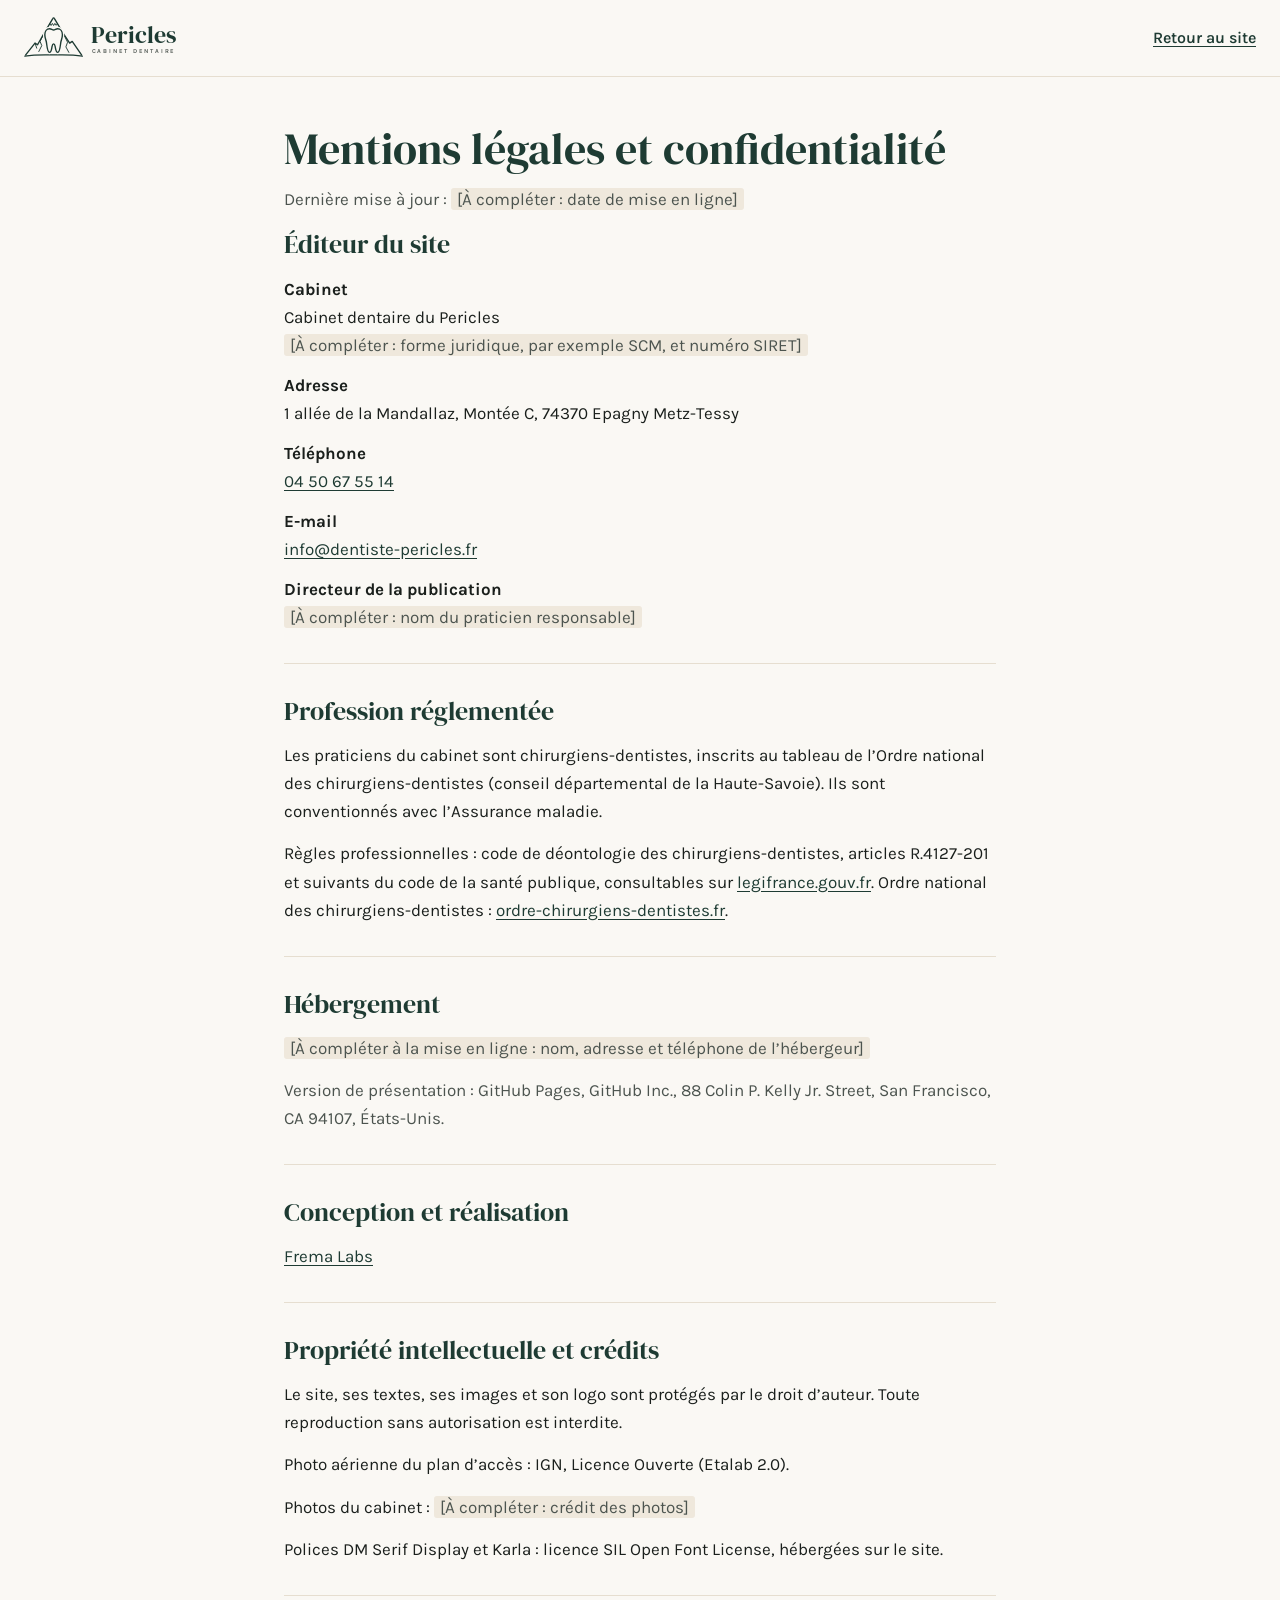
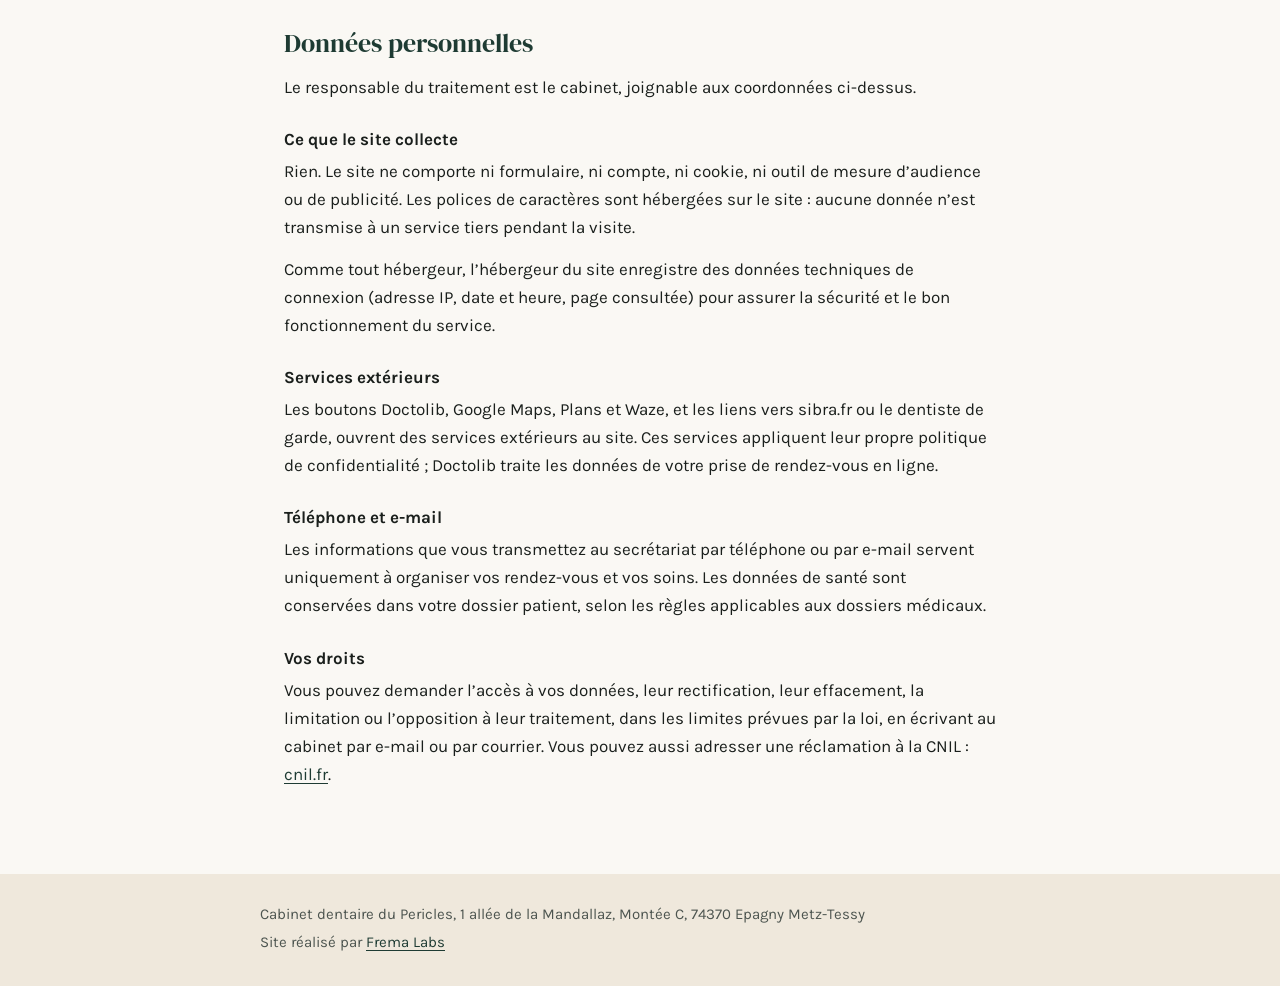
<file: mentions-legales.html>
<!doctype html>
<html lang="fr">
<head>
<meta charset="utf-8">
<meta name="viewport" content="width=device-width, initial-scale=1">
<meta name="robots" content="noindex, nofollow, noarchive, noimageindex">
<meta name="googlebot" content="noindex, nofollow">
<title>Mentions légales et confidentialité : Cabinet dentaire du Pericles</title>
<link rel="stylesheet" href="css/style.css">
<link rel="icon" href="assets/favicon.svg" type="image/svg+xml">
<style>
body{margin:0;background:var(--paper)}
.ml{min-height:100vh;display:flex;flex-direction:column;background:var(--paper);color:var(--ink);font-family:'Karla','Segoe UI',system-ui,sans-serif;font-size:17px;line-height:1.65}
.ml a{color:var(--deep);text-decoration:underline;text-underline-offset:3px;overflow-wrap:anywhere}
.ml-bar{display:flex;align-items:center;justify-content:space-between;gap:16px;padding:16px 24px;border-bottom:1px solid var(--line2)}
.ml-bar .brand{display:block;text-decoration:none}
.ml-bar .brand-logo{height:44px}
.ml-bar .back{font-size:16px;font-weight:600;white-space:nowrap}
.ml-main{flex:1;width:100%;max-width:760px;margin:0 auto;padding:48px 24px 72px;box-sizing:border-box}
.ml h1{font-size:44px;line-height:1.1;margin:0 0 12px;color:var(--deep)}
.ml h2{font-size:26px;line-height:1.2;margin:0 0 14px;color:var(--deep)}
.ml h3{font-family:'Karla','Segoe UI',system-ui,sans-serif;font-size:17px;font-weight:700;margin:24px 0 4px;color:var(--ink)}
.ml p{margin:0 0 14px}
.ml .muted{color:var(--muted)}
.ml section{padding:32px 0 0;margin-top:32px;border-top:1px solid var(--line2)}
.ml section.first{border-top:0;margin-top:16px;padding-top:0}
.ml dl{margin:0}
.ml dt{font-weight:700;margin-top:12px}
.ml dd{margin:0;overflow-wrap:anywhere}
.ml .todo{background:var(--sand);color:var(--muted);padding:1px 6px;border-radius:3px}
.ml-foot{background:var(--sand);color:var(--muted);padding:28px 24px;font-size:15px;line-height:1.6}
.ml-foot div{max-width:760px;margin:0 auto}
.ml-foot p{margin:0 0 4px}
@media (max-width:760px){
.ml-bar{padding:12px 16px}
.ml-bar .brand-logo{height:36px}
.ml-main{padding:32px 16px 56px}
.ml h1{font-size:34px}
.ml-foot{padding:24px 16px}
}
</style>
</head>
<body>
<div class="root">
<div class="ml">
<header class="ml-bar">
<a href="index.html" class="brand" aria-label="Cabinet dentaire du Pericles, retour à l’accueil">
<svg class="brand-logo" xmlns="http://www.w3.org/2000/svg" viewBox="0 0 384 104" role="img" aria-label="Cabinet dentaire du Pericles"><defs><mask id="sommetk-ml" maskUnits="userSpaceOnUse" x="-10" y="-10" width="160" height="130"><rect x="-10" y="-10" width="160" height="130" fill="#fff"/><path transform="translate(22 9.2) scale(0.8)" d="M34 44C34 33 40 26 48 26C53 26 56 30 60 30C64 30 67 26 72 26C80 26 86 33 86 44C86 54 82 60 81 68C79.5 80 78 96 72 96C66.5 96 66 85 64.5 78C63.5 73 62 71 60 71C58 71 56.5 73 55.5 78C54 85 53.5 96 48 96C42 96 40.5 80 39 68C38 60 34 54 34 44Z" fill="#000" stroke="#000" stroke-width="11" stroke-linejoin="round"/></mask></defs><g fill="none" stroke="currentColor" stroke-linecap="round" stroke-linejoin="round" mask="url(#sommetk-ml)"><path stroke-width="3.2" d="M4 92L26 64L32 68L48 40L68 6C69 4 71 4 72 6L92 40L108 64L114 60L136 92"/><path stroke-width="2.2" d="M61 18L64 22.5L67 17.5L70 22.5L73 17.5L76 22L79 18"/><path stroke-width="2.2" d="M44 48L38 60L42 70L35 84M96 48L103 62L99 73L106 86M27 67L30 76"/><path stroke-width="3" d="M2 95C30 90.5 50 92 70 92C90 92 110 90.5 138 95"/></g><path transform="translate(22 9.2) scale(0.8)" d="M34 44C34 33 40 26 48 26C53 26 56 30 60 30C64 30 67 26 72 26C80 26 86 33 86 44C86 54 82 60 81 68C79.5 80 78 96 72 96C66.5 96 66 85 64.5 78C63.5 73 62 71 60 71C58 71 56.5 73 55.5 78C54 85 53.5 96 48 96C42 96 40.5 80 39 68C38 60 34 54 34 44Z" fill="none" stroke="currentColor" stroke-width="4.1" stroke-linejoin="round"/><text x="158" y="63" font-family="'DM Serif Display', Georgia, serif" font-size="56" fill="currentColor">Pericles</text><text class="bl-sub" x="160" y="88" font-family="Karla, Helvetica, Arial, sans-serif" font-size="14.5" font-weight="600" letter-spacing="4.2" fill="#4C544F">CABINET DENTAIRE</text></svg>
</a>
<a href="index.html" class="back">Retour au site</a>
</header>
<main class="ml-main">
<h1 class="serif">Mentions légales et confidentialité</h1>
<p class="muted">Dernière mise à jour : <span class="todo">[À compléter : date de mise en ligne]</span></p>

<section class="first">
<h2 class="serif">Éditeur du site</h2>
<dl>
<dt>Cabinet</dt>
<dd>Cabinet dentaire du Pericles<br><span class="todo">[À compléter : forme juridique, par exemple SCM, et numéro SIRET]</span></dd>
<dt>Adresse</dt>
<dd>1 allée de la Mandallaz, Montée C, 74370 Epagny Metz-Tessy</dd>
<dt>Téléphone</dt>
<dd><a href="tel:0450675514">04 50 67 55 14</a></dd>
<dt>E-mail</dt>
<dd><a href="mailto:info@dentiste-pericles.fr">info@dentiste-pericles.fr</a></dd>
<dt>Directeur de la publication</dt>
<dd><span class="todo">[À compléter : nom du praticien responsable]</span></dd>
</dl>
</section>

<section>
<h2 class="serif">Profession réglementée</h2>
<p>Les praticiens du cabinet sont chirurgiens-dentistes, inscrits au tableau de l’Ordre national des chirurgiens-dentistes (conseil départemental de la Haute-Savoie). Ils sont conventionnés avec l’Assurance maladie.</p>
<p>Règles professionnelles : code de déontologie des chirurgiens-dentistes, articles R.4127-201 et suivants du code de la santé publique, consultables sur <a href="https://www.legifrance.gouv.fr/" target="_blank" rel="noopener">legifrance.gouv.fr</a>. Ordre national des chirurgiens-dentistes : <a href="https://www.ordre-chirurgiens-dentistes.fr/" target="_blank" rel="noopener">ordre-chirurgiens-dentistes.fr</a>.</p>
</section>

<section>
<h2 class="serif">Hébergement</h2>
<p><span class="todo">[À compléter à la mise en ligne : nom, adresse et téléphone de l’hébergeur]</span></p>
<p class="muted">Version de présentation : GitHub Pages, GitHub Inc., 88 Colin P. Kelly Jr. Street, San Francisco, CA 94107, États-Unis.</p>
</section>

<section>
<h2 class="serif">Conception et réalisation</h2>
<p><a href="https://fremaconsulting.ch/" target="_blank" rel="noopener">Frema Labs</a></p>
</section>

<section>
<h2 class="serif">Propriété intellectuelle et crédits</h2>
<p>Le site, ses textes, ses images et son logo sont protégés par le droit d’auteur. Toute reproduction sans autorisation est interdite.</p>
<p>Photo aérienne du plan d’accès : IGN, Licence Ouverte (Etalab 2.0).</p>
<p>Photos du cabinet : <span class="todo">[À compléter : crédit des photos]</span></p>
<p>Polices DM Serif Display et Karla : licence SIL Open Font License, hébergées sur le site.</p>
</section>

<section id="confidentialite">
<h2 class="serif">Données personnelles</h2>
<p>Le responsable du traitement est le cabinet, joignable aux coordonnées ci-dessus.</p>
<h3>Ce que le site collecte</h3>
<p>Rien. Le site ne comporte ni formulaire, ni compte, ni cookie, ni outil de mesure d’audience ou de publicité. Les polices de caractères sont hébergées sur le site : aucune donnée n’est transmise à un service tiers pendant la visite.</p>
<p>Comme tout hébergeur, l’hébergeur du site enregistre des données techniques de connexion (adresse IP, date et heure, page consultée) pour assurer la sécurité et le bon fonctionnement du service.</p>
<h3>Services extérieurs</h3>
<p>Les boutons Doctolib, Google Maps, Plans et Waze, et les liens vers sibra.fr ou le dentiste de garde, ouvrent des services extérieurs au site. Ces services appliquent leur propre politique de confidentialité ; Doctolib traite les données de votre prise de rendez-vous en ligne.</p>
<h3>Téléphone et e-mail</h3>
<p>Les informations que vous transmettez au secrétariat par téléphone ou par e-mail servent uniquement à organiser vos rendez-vous et vos soins. Les données de santé sont conservées dans votre dossier patient, selon les règles applicables aux dossiers médicaux.</p>
<h3>Vos droits</h3>
<p>Vous pouvez demander l’accès à vos données, leur rectification, leur effacement, la limitation ou l’opposition à leur traitement, dans les limites prévues par la loi, en écrivant au cabinet par e-mail ou par courrier. Vous pouvez aussi adresser une réclamation à la CNIL : <a href="https://www.cnil.fr/" target="_blank" rel="noopener">cnil.fr</a>.</p>
</section>
</main>
<footer class="ml-foot">
<div>
<p>Cabinet dentaire du Pericles, 1 allée de la Mandallaz, Montée C, 74370 Epagny Metz-Tessy</p>
<p>Site réalisé par <a href="https://fremaconsulting.ch/" target="_blank" rel="noopener">Frema Labs</a></p>
</div>
</footer>
</div>
</div>
</body>
</html>
</file>
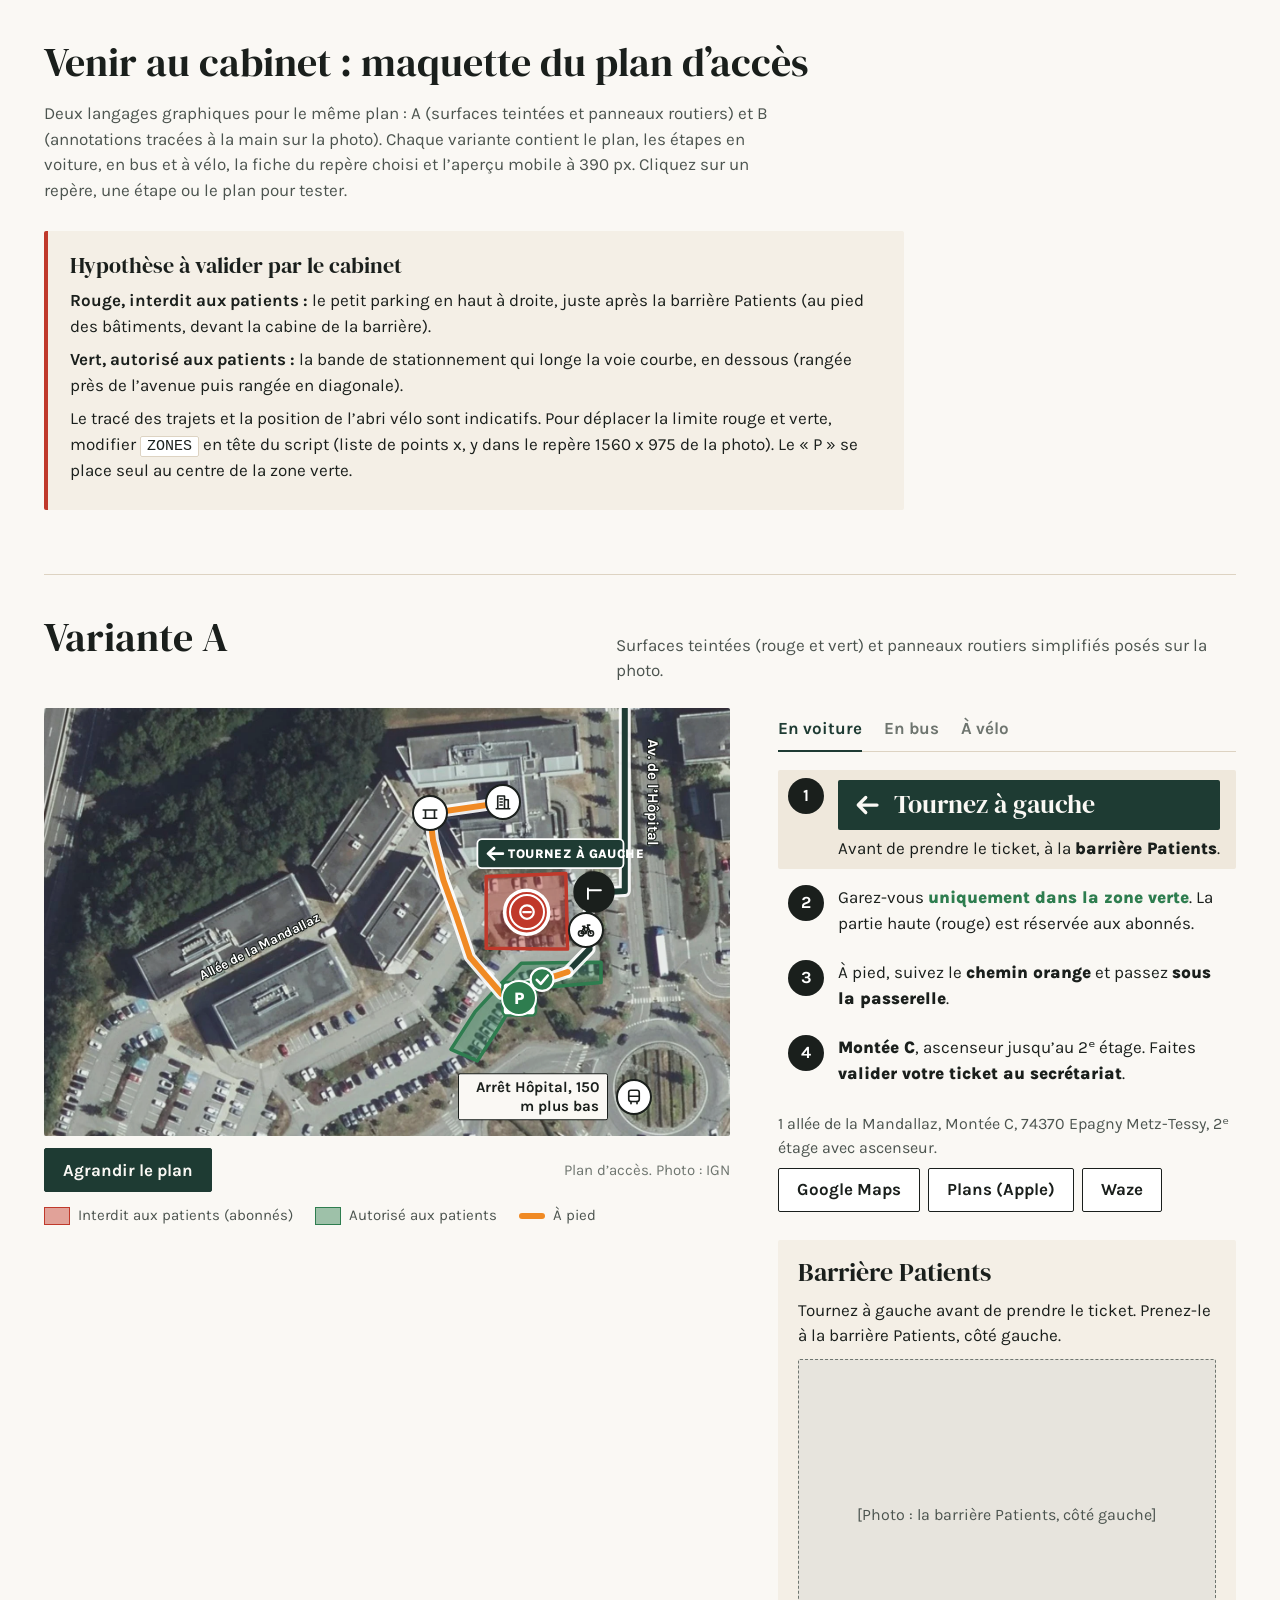
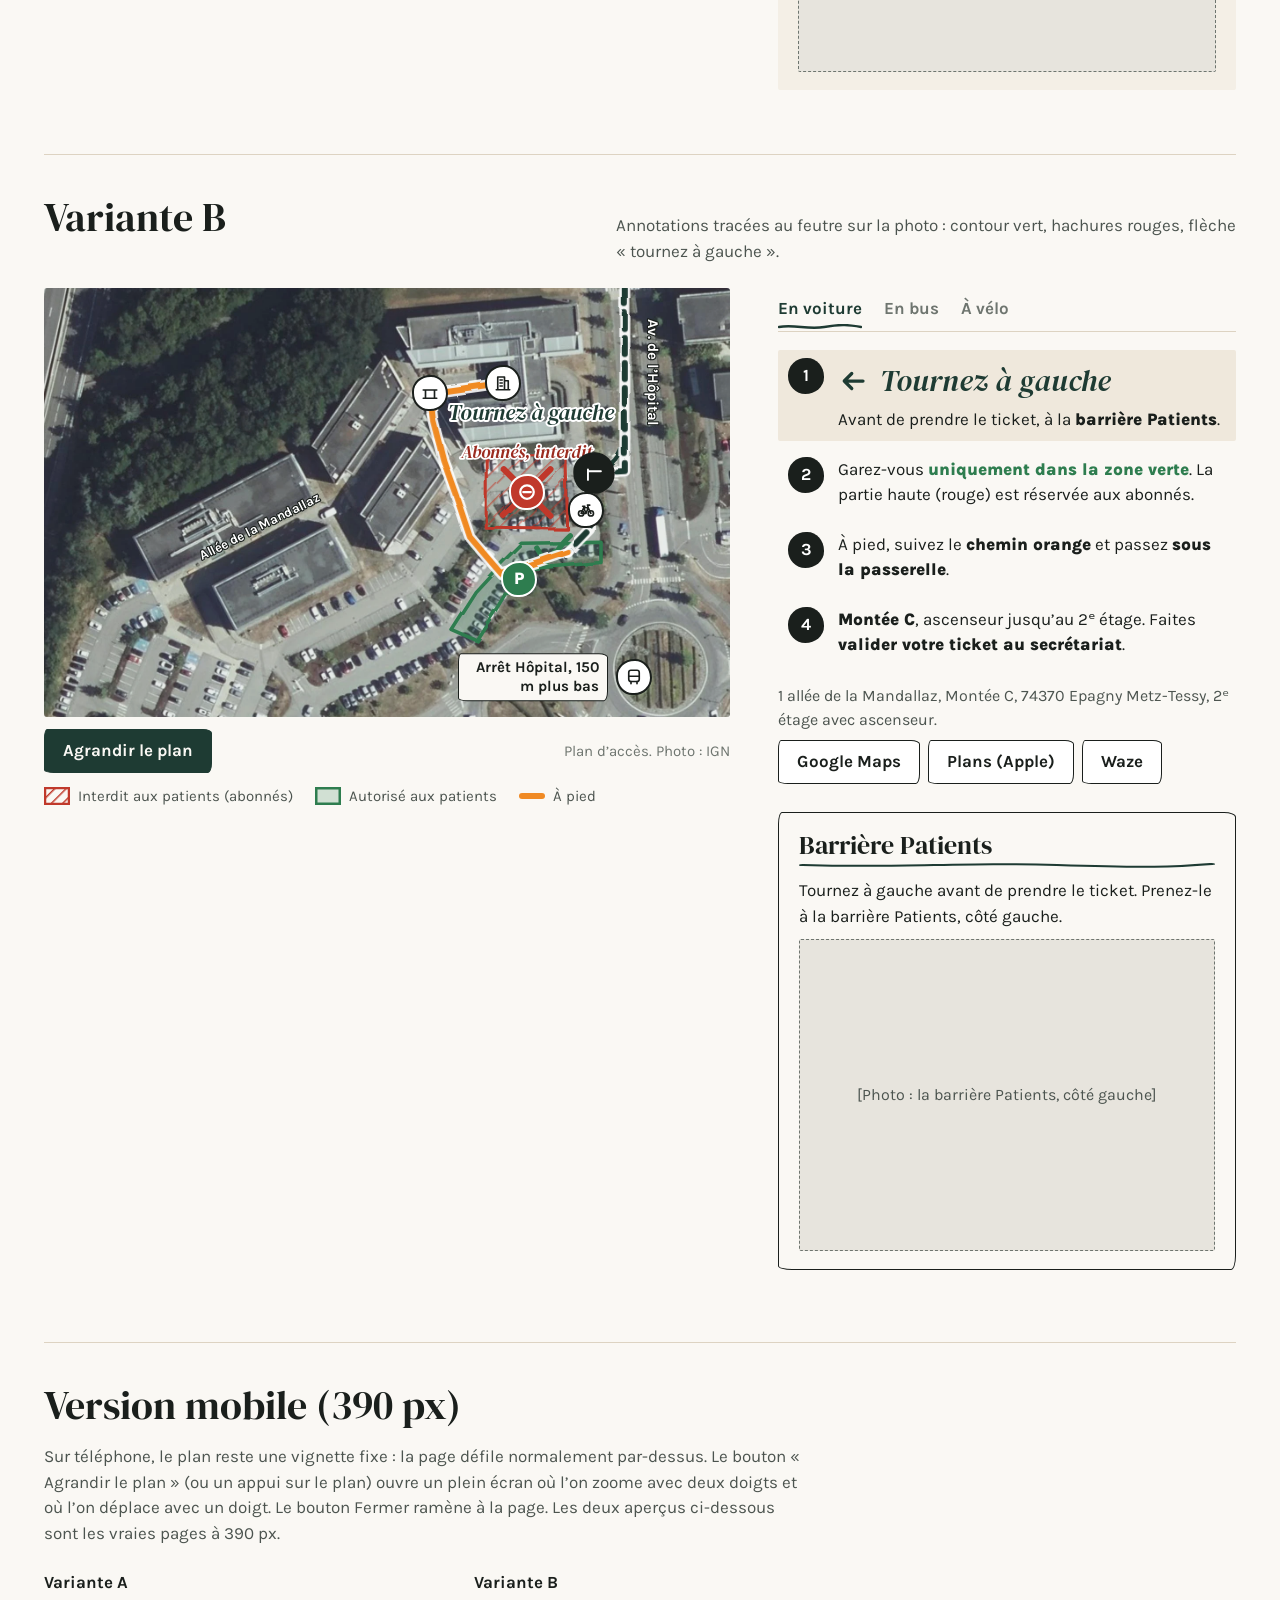
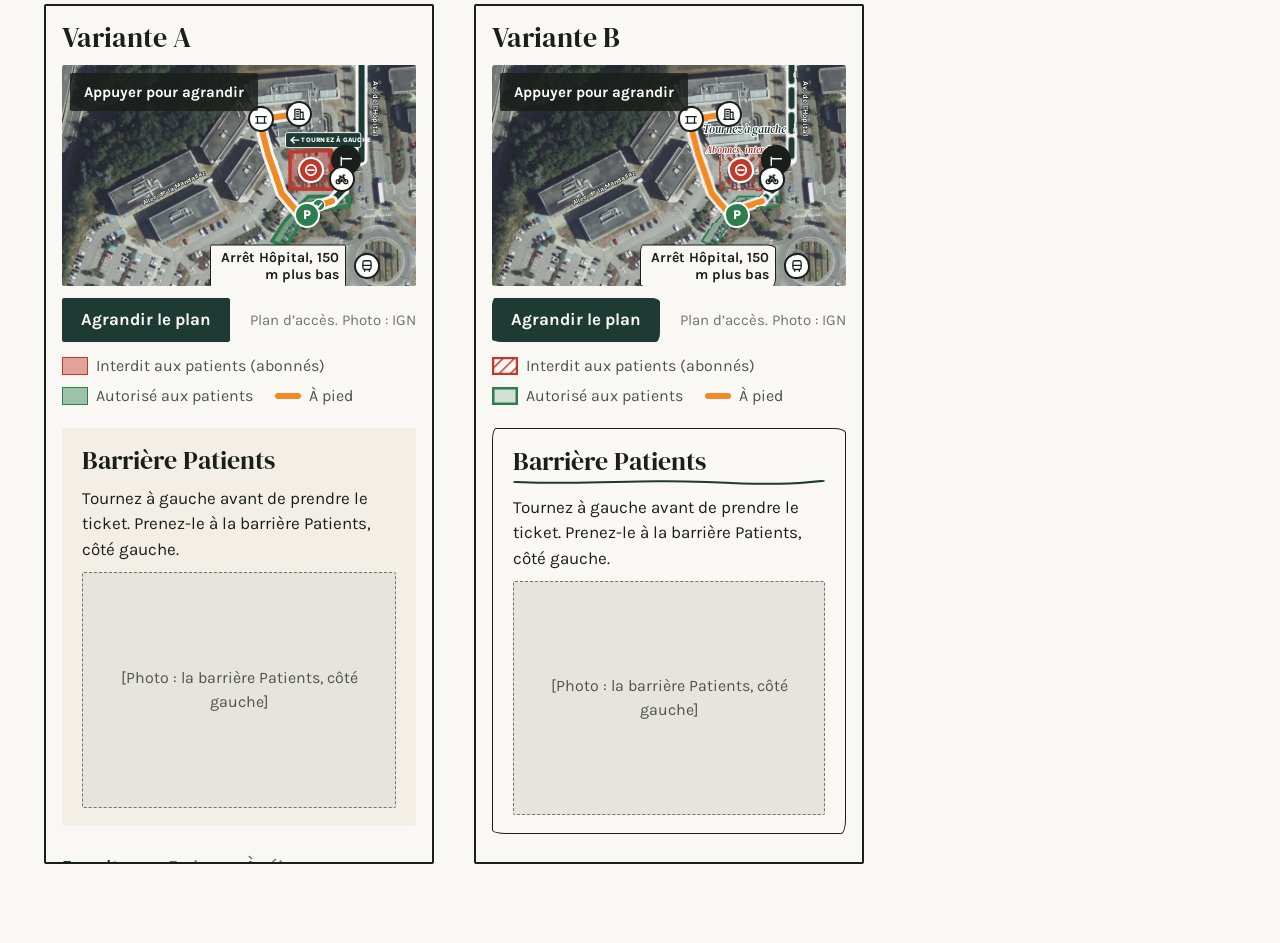
<file: design/maquettes/acces.html>
<!DOCTYPE html>
<html lang="fr">
<head>
<meta charset="utf-8">
<meta name="viewport" content="width=device-width, initial-scale=1">
<meta name="robots" content="noindex">
<title>Maquette : Venir au cabinet, plan d’accès (variantes A et B)</title>
<link rel="preconnect" href="https://fonts.googleapis.com">
<link rel="preconnect" href="https://fonts.gstatic.com" crossorigin>
<link href="https://fonts.googleapis.com/css2?family=DM+Serif+Display:ital@0;1&family=Karla:wght@400;700;800&display=swap" rel="stylesheet">
<style>
:root{--deep:#1E3B33;--deep-rgb:30,59,51;--deep2:#4E6E62;--deep3:#33554B;--deepH:#2B5246;--onDeep:#CFE0D6;--mid:#8FAE9A;--sand:#EFE8DC;--sand2-rgb:228,217,198;--sand3:#D9C9A8;--panel:#F4EFE6;--line:#DDD3C2;--line2:#E6DED0;--paper:#FAF8F4;--paper-rgb:250,248,244;--warm:#B5533C;--ink:#1A1F1C;--ink-rgb:26,31,28;--muted:#4C544F;--muted2:#6E756F;
  --stop:#C0392B;--ok:#2E7D4F;--walk:#F08A24}
*{box-sizing:border-box}
body{margin:0;background:var(--paper);color:var(--ink);font-family:'Karla','Segoe UI',system-ui,sans-serif;font-size:17px;line-height:1.5}
.serif{font-family:'DM Serif Display',Georgia,serif;font-weight:400}
a{color:var(--deep)}
button{font:inherit;color:inherit;cursor:pointer}
button:focus-visible,a:focus-visible,[tabindex]:focus-visible{outline:3px solid var(--ink);outline-offset:2px}
.page{max-width:1240px;margin:0 auto;padding:40px 24px 80px}
h1{font-size:40px;line-height:1.1;margin:0 0 12px}
h2{font-size:40px;line-height:1.1;margin:0}
.intro{max-width:760px;color:var(--muted)}
.hyp{margin:28px 0 0;padding:18px 22px;background:var(--panel);border-left:4px solid var(--stop);border-radius:2px;max-width:860px}
.hyp h3{margin:0 0 6px;font-size:22px}
.hyp p{margin:0 0 8px}
.hyp code{background:#fff;border:1px solid var(--line);padding:1px 6px;border-radius:2px;font-size:15px}

.variant{margin-top:64px;padding-top:40px;border-top:1px solid var(--line)}
.vhead{display:flex;flex-wrap:wrap;gap:8px 24px;align-items:baseline;justify-content:space-between;margin-bottom:24px}
.vhead p{margin:0;color:var(--muted);max-width:620px}
.grid{display:grid;grid-template-columns:minmax(0,3fr) minmax(0,2fr);grid-template-areas:"map side" "map fiche";grid-template-rows:auto 1fr;gap:28px 48px;align-items:start}
.mapcol{grid-area:map;display:flex;flex-direction:column;gap:12px;min-width:0}
.side{grid-area:side;min-width:0}
.fichecol{grid-area:fiche;min-width:0}

/* plan */
.frame{position:relative;width:100%;aspect-ratio:1560/975;overflow:hidden;background:#E6EDE7;border-radius:2px;cursor:zoom-in;padding:0;border:0;display:block}
.stage{position:absolute;inset:0;--inv:1}
.stage img{position:absolute;inset:0;width:100%;height:100%;display:block;pointer-events:none;user-select:none;-webkit-user-drag:none}
.stage .tint{position:absolute;inset:0;background:rgba(30,59,51,.10);mix-blend-mode:multiply;pointer-events:none}
.stage svg.plan{position:absolute;inset:0;width:100%;height:100%;pointer-events:none;font-family:'Karla','Segoe UI',system-ui,sans-serif}
.mkw{position:absolute;transform:translate(-50%,-50%) scale(var(--inv));z-index:2}
.mk{position:relative;width:36px;height:36px;border-radius:50%;border:2px solid var(--ink);background:#fff;color:var(--ink);display:flex;align-items:center;justify-content:center;padding:0;font-weight:800;font-size:17px}
.mk::before{content:"";position:absolute;inset:-5px}
.mk[aria-pressed="true"]{background:var(--ink);color:#fff;transform:scale(1.15)}
.mk.m-stop{background:var(--stop);border-color:#fff;color:#fff}
.mk.m-ok{background:var(--ok);border-color:#fff;color:#fff}
.mk.m-stop[aria-pressed="true"],.mk.m-ok[aria-pressed="true"]{outline:3px solid var(--ink)}
.mk-tag{position:absolute;right:calc(100% + 8px);top:50%;translate:0 -50%;width:150px;text-align:right;font-size:15px;font-weight:700;line-height:1.25;background:var(--paper);border:1.5px solid var(--ink);border-radius:2px;padding:4px 8px;pointer-events:none}
.hand .mk{border-radius:52% 48% 50% 46% / 47% 53% 49% 51%;border-width:2.5px}
.hand .mk-tag{border-radius:3px 9px 4px 10px / 9px 4px 10px 3px}
.zoombadge{display:none;position:absolute;left:8px;top:8px;z-index:3;background:rgba(var(--ink-rgb),.85);color:#fff;font-size:15px;font-weight:700;padding:8px 14px;border-radius:2px;pointer-events:none}
.mapactions{display:flex;flex-wrap:wrap;gap:8px 16px;align-items:center;justify-content:space-between}
.btn{min-height:44px;padding:8px 18px;border-radius:2px;border:1.5px solid var(--ink);background:#fff;font-weight:700;display:inline-flex;align-items:center;gap:8px;text-decoration:none;color:var(--ink)}
.btn:hover{background:var(--sand)}
.btn.primary{background:var(--deep);color:var(--paper);border-color:var(--deep)}
.btn.primary:hover{background:var(--deepH)}
.credit{font-size:15px;color:var(--muted2)}
.legend{display:flex;flex-wrap:wrap;gap:6px 22px;font-size:15px;color:var(--muted);margin:0;padding:0;list-style:none}
.legend li{display:flex;align-items:center;gap:8px}
.legend svg{flex:none}

/* colonne droite */
.tabs{display:flex;gap:22px;border-bottom:1px solid var(--line);margin-bottom:18px}
.tab{background:none;border:0;border-bottom:2px solid transparent;padding:8px 0;margin-bottom:-1px;min-height:44px;font-weight:700;color:var(--muted2)}
.tab[aria-selected="true"]{color:var(--deep);border-bottom-color:var(--deep)}
.steps{list-style:none;margin:0;padding:0;display:flex;flex-direction:column;gap:8px}
.step{display:flex;gap:14px;align-items:flex-start;width:100%;text-align:left;background:none;border:0;border-radius:2px;padding:8px 10px;min-height:44px}
.step:hover{background:var(--sand)}
.step[aria-current="true"]{background:var(--sand)}
.num{flex:none;width:36px;height:36px;border-radius:50%;background:var(--ink);color:#fff;display:flex;align-items:center;justify-content:center;font-weight:700}
.hand .num{border-radius:50% 46% 52% 48% / 48% 52% 46% 50%}
.step b{font-weight:800}
.turn{display:flex;align-items:center;gap:12px;margin:2px 0 6px;padding:10px 14px;background:var(--deep);color:var(--paper);border-radius:2px}
.turn span{font-family:'DM Serif Display',Georgia,serif;font-size:26px;line-height:1.1}
.hand .turn{background:none;color:var(--deep);padding:4px 0;border-bottom:0}
.hand .turn span{font-style:italic;font-size:30px}
.ok{color:var(--ok);font-weight:800}
.no{color:var(--stop);font-weight:800}
.fiche{background:var(--panel);border-radius:2px;padding:18px 20px;display:flex;flex-direction:column;gap:10px}
.fiche h3{margin:0;font-size:26px;line-height:1.15}
.fiche p{margin:0}
.fiche.f-stop{border-left:4px solid var(--stop)}
.fiche.f-ok{border-left:4px solid var(--ok)}
.photo{aspect-ratio:4/3;border:1.5px dashed var(--muted2);background:#E7E4DD;color:var(--muted);display:flex;align-items:center;justify-content:center;text-align:center;padding:12px;font-size:16px;border-radius:2px}
.fiche.small .photo{aspect-ratio:16/7}
.links{margin-top:18px;display:flex;flex-direction:column;gap:8px}
.links p{margin:0;color:var(--muted);font-size:16px}
.linkrow{display:flex;flex-wrap:wrap;gap:8px}

/* variante B, traits */
.hand .tab[aria-selected="true"]{border-bottom-color:transparent;background:url("data:image/svg+xml,%3Csvg xmlns='http://www.w3.org/2000/svg' viewBox='0 0 100 6' preserveAspectRatio='none'%3E%3Cpath d='M1 3 C20 0 35 6 55 3 S85 1 99 3' fill='none' stroke='%231E3B33' stroke-width='2.5' stroke-linecap='round'/%3E%3C/svg%3E") bottom/100% 6px no-repeat}
.hand .btn{border-radius:3px 9px 4px 10px / 9px 4px 10px 3px}
.hand .fiche{background:var(--paper);border:1.5px solid var(--ink);border-radius:4px 12px 5px 14px / 12px 5px 14px 4px}
.hand .fiche.f-stop,.hand .fiche.f-ok{border-left-width:1.5px}
.hand .fiche h3{background:url("data:image/svg+xml,%3Csvg xmlns='http://www.w3.org/2000/svg' viewBox='0 0 100 6' preserveAspectRatio='none'%3E%3Cpath d='M1 3 C25 6 40 0 62 3 S90 5 99 2' fill='none' stroke='%231E3B33' stroke-width='2' stroke-linecap='round'/%3E%3C/svg%3E") bottom/100% 6px no-repeat;padding-bottom:8px}
.hand .frame{border-radius:3px}

/* aperçu mobile */
.mobsec{margin-top:72px;padding-top:40px;border-top:1px solid var(--line)}
.phones{display:flex;flex-wrap:wrap;gap:40px;margin-top:24px}
.phone{width:390px;max-width:100%}
.phone p{margin:0 0 8px;font-weight:700}
.phone iframe{display:block;width:390px;max-width:100%;height:860px;border:2px solid var(--ink);border-radius:2px;background:var(--paper)}
.zoomnote{max-width:760px;color:var(--muted)}

/* plein écran */
body.lock{overflow:hidden}
.ov{position:fixed;inset:0;z-index:100;background:var(--ink);display:flex;flex-direction:column;color:#fff}
.ovbar{display:flex;align-items:center;justify-content:space-between;gap:12px;padding:8px 12px 8px 16px;background:var(--deep)}
.ovbar strong{font-family:'DM Serif Display',Georgia,serif;font-weight:400;font-size:22px}
.ovx{width:44px;height:44px;border-radius:50%;border:1.5px solid #fff;background:none;color:#fff;display:flex;align-items:center;justify-content:center;padding:0}
.ovmap{position:relative;flex:1;min-height:0;overflow:hidden;touch-action:none;background:#0f1a16;cursor:grab}
.ovmap.drag{cursor:grabbing}
.ovlayer{position:absolute;left:0;top:0;transform-origin:0 0;will-change:transform}
.ovctl{position:absolute;left:12px;top:12px;z-index:5;display:flex;flex-direction:column;gap:8px}
.ovctl button{width:44px;height:44px;border-radius:2px;border:1.5px solid var(--ink);background:#fff;color:var(--ink);display:flex;align-items:center;justify-content:center;padding:0}
.ovhint{position:absolute;right:12px;top:12px;z-index:5;background:rgba(var(--ink-rgb),.82);color:#fff;font-size:15px;font-weight:700;padding:6px 12px;border-radius:2px;pointer-events:none}
.ovsheet{max-height:42%;overflow:auto;background:var(--paper);color:var(--ink);padding:12px 16px 16px;overscroll-behavior:contain}
.ovsheet .fiche{background:none;padding:0}
.ovsheet .fiche.f-stop,.ovsheet .fiche.f-ok{border-left:0}
.ovsheet .photo{display:none}
.ovsheet .fiche h3{font-size:22px}

/* mobile */
@media (max-width:760px){
  body{font-size:17px}
  .page{padding:24px 16px 64px}
  h1,h2{font-size:32px}
  .grid{grid-template-columns:minmax(0,1fr);grid-template-areas:"map" "fiche" "side";gap:20px}
  .zoombadge{display:block}
  .frame .mk{pointer-events:none;width:26px;height:26px;font-size:13px}
  .frame .mk-tag{width:136px;font-size:14px;padding:3px 6px}
  .frame .mk svg{width:14px;height:14px}
  .legend{font-size:16px}
  .photo{font-size:16px}
  .ovsheet{max-height:38%}
  .phones{gap:28px}
}
@media (prefers-reduced-motion:no-preference){
  .mk{transition:transform .2s ease,background-color .2s ease}
  .step{transition:background-color .2s ease}
}
@media (prefers-reduced-motion:reduce){*{animation:none!important;transition:none!important;scroll-behavior:auto!important}}

/* mode intégré (iframe) */
body.embed .chrome{display:none}
body.embed .page{padding:16px 16px 48px}
body.embed .variant{margin:0;padding:0;border:0}
body.embed .vhead p{display:none}
body.embed .vhead{margin-bottom:12px}
body.embed h2{font-size:28px}
</style>
</head>
<body>
<div class="page">
  <header class="chrome">
    <h1 class="serif">Venir au cabinet : maquette du plan d’accès</h1>
    <p class="intro">Deux langages graphiques pour le même plan : A (surfaces teintées et panneaux routiers) et B (annotations tracées à la main sur la photo). Chaque variante contient le plan, les étapes en voiture, en bus et à vélo, la fiche du repère choisi et l’aperçu mobile à 390 px. Cliquez sur un repère, une étape ou le plan pour tester.</p>
    <div class="hyp">
      <h3 class="serif">Hypothèse à valider par le cabinet</h3>
      <p><strong>Rouge, interdit aux patients :</strong> le petit parking en haut à droite, juste après la barrière Patients (au pied des bâtiments, devant la cabine de la barrière).</p>
      <p><strong>Vert, autorisé aux patients :</strong> la bande de stationnement qui longe la voie courbe, en dessous (rangée près de l’avenue puis rangée en diagonale).</p>
      <p>Le tracé des trajets et la position de l’abri vélo sont indicatifs. Pour déplacer la limite rouge et verte, modifier <code>ZONES</code> en tête du script (liste de points x, y dans le repère 1560 x 975 de la photo). Le « P » se place seul au centre de la zone verte.</p>
    </div>
  </header>

  <section class="variant" id="A" data-variant="A"></section>
  <section class="variant" id="B" data-variant="B"></section>

  <section class="mobsec chrome">
    <h2 class="serif">Version mobile (390 px)</h2>
    <p class="zoomnote">Sur téléphone, le plan reste une vignette fixe : la page défile normalement par-dessus. Le bouton « Agrandir le plan » (ou un appui sur le plan) ouvre un plein écran où l’on zoome avec deux doigts et où l’on déplace avec un doigt. Le bouton Fermer ramène à la page. Les deux aperçus ci-dessous sont les vraies pages à 390 px.</p>
    <div class="phones">
      <div class="phone"><p>Variante A</p><iframe src="acces.html?embed=A" title="Aperçu mobile variante A"></iframe></div>
      <div class="phone"><p>Variante B</p><iframe src="acces.html?embed=B" title="Aperçu mobile variante B"></iframe></div>
    </div>
  </section>
</div>

<script>
/* ============================================================
   CONFIGURATION : tout se règle ici.
   Repère : viewBox 1560 x 975 (pixels de la photo IGN).
   ============================================================ */
const IMG = '../../assets/91f15153dd67bd4ab5911862d1226e00.webp';
const W = 1560, H = 975;

const ZONES = {
  /* Partie haute du parking, interdite aux patients (abonnés). A DEPLACER SI BESOIN. */
  forbidden: [[1005,383],[1186,376],[1190,548],[1005,546]],
  /* Zone autorisée aux patients. A DEPLACER SI BESOIN. */
  allowed: [[1085,580],[1266,578],[1266,624],[1100,638],[1078,652],[1030,732],[985,802],[925,776],[980,690],[1040,625]]
};

/* Repères. xy en coordonnées photo. "park" et "stop" se placent au centre des zones (voir plus bas). */
const SPOTS = {
  gate:   { xy:[1250,420], kind:'gate',  title:'Barrière Patients', text:'Tournez à gauche avant de prendre le ticket. Prenez-le à la barrière Patients, côté gauche.', photo:'Photo : la barrière Patients, côté gauche' },
  stop:   { xy:null,       kind:'stop',  title:'Partie haute du parking : interdite aux patients', text:'Cette partie est réservée aux abonnés. Ne vous y garez pas : seule la zone verte est autorisée aux patients.', photo:'Photo : la partie haute du parking', tone:'stop' },
  park:   { xy:null,       kind:'park',  title:'Zone autorisée aux patients', text:'Garez-vous uniquement dans la zone verte. Gardez votre ticket : il est validé au secrétariat.', photo:'Photo : la zone de parking des patients', tone:'ok' },
  bike:   { xy:[1232,505], kind:'bike',  title:'Abri vélo', text:'Attachez votre vélo ici, puis suivez le chemin orange jusqu’à la passerelle.', photo:'Photo : l’abri vélo' },
  walk:   { xy:[877,239],  kind:'walk',  title:'Sous la passerelle', text:'Passez sous la passerelle, entre les bâtiments. L’entrée Montée C est juste après.', photo:'Photo : le passage sous la passerelle' },
  door:   { xy:[1044,215], kind:'door',  title:'Entrée Montée C, 2ᵉ étage', text:'Prenez l’ascenseur jusqu’au 2ᵉ étage : le cabinet est à cet étage.', photo:'Photo : l’entrée Montée C et l’ascenseur du 2ᵉ étage' },
  bus:    { xy:[1342,885], kind:'bus',   title:'Arrêt Hôpital', text:'Bus Sibra, lignes 2, 6, 10, 11 et 18. L’arrêt réel est à 150 m plus bas que le cadre du plan (le plan sera élargi). Remontez le trottoir de l’avenue de l’Hôpital.', photo:'Photo : l’arrêt de bus Hôpital', tag:'Arrêt Hôpital, 150 m plus bas' }
};

/* Trajets (coordonnées photo). Tracés indicatifs. */
const WALK = 'M1190 600 L1040 650 L968 566 L936 470 L908 392 L884 300 L877 239 L1044 215';
const PATHS = {
  car:  { move:'M1320 0 L1320 416 L1252 420 L1236 470 L1240 548 L1190 600', walk: WALK },
  bus:  { move:'M1342 975 L1342 690 L1290 650 L1285 470 L1236 470', walk:'M1236 470 L1240 548 L1190 600 L1040 650 L968 566 L936 470 L908 392 L884 300 L877 239 L1044 215' },
  bike: { move:'M1335 0 L1335 428 L1262 428 L1232 505', walk:'M1232 505 L1240 548 L1190 600 L1040 650 L968 566 L936 470 L908 392 L884 300 L877 239 L1044 215' }
};

const ADDR = '1 allée de la Mandallaz, Montée C, 74370 Epagny Metz-Tessy';

/* Étapes (le premier repère de chaque étape est celui qui s’affiche). */
const STEPS = {
  car: [
    { spot:'gate', html:'<span class="turn" data-turn><svg width="30" height="30" viewBox="0 0 24 24" fill="none" stroke="currentColor" stroke-width="2.6" stroke-linecap="round" stroke-linejoin="round"><path d="M20 12H5M11 6l-6 6 6 6"/></svg><span>Tournez à gauche</span></span><span>Avant de prendre le ticket, à la <b>barrière Patients</b>.</span>' },
    { spot:'park', html:'Garez-vous <span class="ok">uniquement dans la zone verte</span>. La partie haute (rouge) est réservée aux abonnés.' },
    { spot:'walk', html:'À pied, suivez le <b>chemin orange</b> et passez <b>sous la passerelle</b>.' },
    { spot:'door', html:'<b>Montée C</b>, ascenseur jusqu’au 2ᵉ étage. Faites <b>valider votre ticket au secrétariat</b>.' }
  ],
  bus: [
    { spot:'bus',  html:'Bus Sibra <b>2, 6, 10, 11 ou 18</b>, arrêt <b>Hôpital</b>, à 150 m plus bas que le plan.' },
    { spot:'gate', html:'Remontez l’avenue de l’Hôpital, traversez au passage piéton, puis entrez à pied par la <b>barrière Patients</b>.' },
    { spot:'walk', html:'Suivez le <b>chemin orange</b> sans traverser la partie rouge, puis passez <b>sous la passerelle</b>.' },
    { spot:'door', html:'<b>Montée C</b>, ascenseur jusqu’au 2ᵉ étage.' }
  ],
  bike: [
    { spot:'gate', html:'Suivez l’avenue de l’Hôpital et entrez par la voie d’accès : <b>tournez à gauche</b> au niveau de la barrière.' },
    { spot:'bike', html:'Attachez votre vélo à <b>l’abri vélo</b>.' },
    { spot:'walk', html:'À pied, suivez le <b>chemin orange</b> et passez <b>sous la passerelle</b>.' },
    { spot:'door', html:'<b>Montée C</b>, ascenseur jusqu’au 2ᵉ étage.' }
  ]
};
const MODE_LABEL = { car:'En voiture', bus:'En bus', bike:'À vélo' };

/* ============================================================ */
const q = new URLSearchParams(location.search);
const EMBED = (q.get('embed') || '').toUpperCase();
if (EMBED) document.body.classList.add('embed');

function centroid(poly){
  let a = 0, cx = 0, cy = 0;
  for (let i = 0; i < poly.length; i++){
    const [x1,y1] = poly[i], [x2,y2] = poly[(i+1) % poly.length];
    const f = x1*y2 - x2*y1; a += f; cx += (x1+x2)*f; cy += (y1+y2)*f;
  }
  a *= 0.5; return [cx/(6*a), cy/(6*a)];
}
SPOTS.stop.xy = centroid(ZONES.forbidden).map(Math.round);
SPOTS.park.xy = centroid(ZONES.allowed).map(Math.round);
const pts = (p) => p.map(v => v.join(',')).join(' ');
const ICON = {
  door:'<svg width="18" height="18" viewBox="0 0 24 24" fill="none" stroke="currentColor" stroke-width="2.2" stroke-linecap="round" stroke-linejoin="round"><path d="M5 21V4h9v17M14 9h5v12M3 21h18M8 8h3M8 12h3M8 16h3"/></svg>',
  walk:'<svg width="18" height="18" viewBox="0 0 24 24" fill="none" stroke="currentColor" stroke-width="2.2" stroke-linecap="round" stroke-linejoin="round"><path d="M3 19h18M3 8h18M6 8v11M18 8v11"/></svg>',
  gate:'<svg width="18" height="18" viewBox="0 0 24 24" fill="none" stroke="currentColor" stroke-width="2.2" stroke-linecap="round" stroke-linejoin="round"><path d="M5 20V8M5 10h15"/></svg>',
  stop:'<svg width="18" height="18" viewBox="0 0 24 24" fill="none" stroke="currentColor" stroke-width="3" stroke-linecap="round"><circle cx="12" cy="12" r="9"/><path d="M7 12h10"/></svg>',
  park:'<svg width="18" height="18" viewBox="0 0 24 24" fill="none" stroke="currentColor" stroke-width="3" stroke-linecap="round" stroke-linejoin="round"><path d="M4 12l5 5L20 6"/></svg>',
  bike:'<svg width="18" height="18" viewBox="0 0 24 24" fill="none" stroke="currentColor" stroke-width="2.2" stroke-linecap="round" stroke-linejoin="round"><circle cx="5.5" cy="16.5" r="3.5"/><circle cx="18.5" cy="16.5" r="3.5"/><path d="M5.5 16.5L9 9h6l3.5 7.5M9 9l3 7.5L15 9M12 16.5H5.5M15 9l-1-3.5h3M7.5 7h3M9 7v2"/></svg>',
  bus:'<svg width="18" height="18" viewBox="0 0 24 24" fill="none" stroke="currentColor" stroke-width="2.2" stroke-linecap="round" stroke-linejoin="round"><rect x="5" y="3" width="14" height="15" rx="3"/><path d="M5 11h14M8 21v-3M16 21v-3"/></svg>'
};

/* ---------- SVG du plan ---------- */
function roadTexts(){
  return '<text transform="translate(1372 70) rotate(90)" font-size="34" font-weight="700" fill="#fff" stroke="#1A1F1C" stroke-width="5" paint-order="stroke" stroke-linejoin="round">Av. de l’Hôpital</text>'
       + '<text transform="translate(360 618) rotate(-26.6)" font-size="30" font-weight="700" fill="#fff" stroke="#1A1F1C" stroke-width="5" paint-order="stroke" stroke-linejoin="round">Allée de la Mandallaz</text>';
}
function routes(v, mode){
  const P = PATHS[mode];
  const casing = v === 'A' ? 12 : 11;
  const hand = v === 'B' ? ' filter="url(#wobB)"' : '';
  const dash = v === 'B' ? '' : '';
  return `<g${hand}>
    <path d="${P.move}" fill="none" stroke="#fff" stroke-width="${casing}" stroke-linecap="round" stroke-linejoin="round" opacity=".9" vector-effect="non-scaling-stroke"/>
    <path d="${P.move}" fill="none" stroke="#1E3B33" stroke-width="6" stroke-linecap="round" stroke-linejoin="round" ${v==='B'?'stroke-dasharray="16 9"':''} vector-effect="non-scaling-stroke"/>
    <path d="${P.walk}" fill="none" stroke="#fff" stroke-width="${casing}" stroke-linecap="round" stroke-linejoin="round" opacity=".9" vector-effect="non-scaling-stroke"/>
    <path d="${P.walk}" fill="none" stroke="#F08A24" stroke-width="6" stroke-linecap="round" stroke-linejoin="round" ${dash} vector-effect="non-scaling-stroke"/>
  </g>`;
}
function planSVG(v, mode){
  const fc = SPOTS.stop.xy, ac = SPOTS.park.xy;
  let out = `<svg class="plan" viewBox="0 0 ${W} ${H}" preserveAspectRatio="none" aria-hidden="true">`;
  out += `<defs>
    <pattern id="hatch${v}" width="26" height="26" patternUnits="userSpaceOnUse" patternTransform="rotate(45)"><line x1="0" y1="0" x2="0" y2="26" stroke="#C0392B" stroke-width="7"/></pattern>
    <filter id="wobB" x="-5%" y="-5%" width="110%" height="110%"><feTurbulence type="fractalNoise" baseFrequency="0.014" numOctaves="2" seed="7"/><feDisplacementMap in="SourceGraphic" scale="12"/></filter>
  </defs>`;
  if (v === 'A'){
    out += `<polygon points="${pts(ZONES.forbidden)}" fill="rgba(192,57,43,.40)" stroke="#C0392B" stroke-width="3.5" stroke-linejoin="round" vector-effect="non-scaling-stroke"/>`;
    out += `<polygon points="${pts(ZONES.allowed)}" fill="rgba(46,125,79,.42)" stroke="#2E7D4F" stroke-width="3.5" stroke-linejoin="round" vector-effect="non-scaling-stroke"/>`;
    out += routes(v, mode);
    out += roadTexts();
    // panneau sens interdit
    out += `<g transform="translate(${fc[0]} ${fc[1]})"><circle r="50" fill="#C0392B" stroke="#fff" stroke-width="8"/><rect x="-30" y="-9" width="60" height="18" fill="#fff"/></g>`;
    // panneau P + coche
    out += `<g transform="translate(${ac[0]} ${ac[1]})"><rect x="-38" y="-38" width="76" height="76" rx="10" fill="#fff" stroke="#2E7D4F" stroke-width="6"/><text y="22" text-anchor="middle" font-family="DM Serif Display, Georgia, serif" font-size="64" fill="#2E7D4F">P</text></g>`;
    out += `<g transform="translate(${ac[0]+52} ${ac[1]-44})"><circle r="26" fill="#2E7D4F" stroke="#fff" stroke-width="5"/><path d="M-12 1 L-3 10 L13 -9" fill="none" stroke="#fff" stroke-width="6" stroke-linecap="round" stroke-linejoin="round"/></g>`;
    // panneau Tournez à gauche
    out += `<g transform="translate(985 298)"><rect width="332" height="66" rx="10" fill="#1E3B33" stroke="#fff" stroke-width="4"/><path d="M52 33H20M32 20L18 33l14 13" transform="translate(6 0)" fill="none" stroke="#fff" stroke-width="6" stroke-linecap="round" stroke-linejoin="round"/><text x="70" y="43" font-size="29" font-weight="800" fill="#fff" letter-spacing="1">TOURNEZ À GAUCHE</text></g>`;
  } else {
    out += `<g filter="url(#wobB)">`;
    out += `<polygon points="${pts(ZONES.forbidden)}" fill="url(#hatchB)" fill-opacity=".55" stroke="#C0392B" stroke-width="7" stroke-linejoin="round" stroke-linecap="round"/>`;
    out += `<path d="M${fc[0]-52} ${fc[1]-52} C${fc[0]-14} ${fc[1]-14} ${fc[0]+14} ${fc[1]+14} ${fc[0]+54} ${fc[1]+54} M${fc[0]+54} ${fc[1]-52} C${fc[0]+16} ${fc[1]-14} ${fc[0]-14} ${fc[1]+16} ${fc[0]-52} ${fc[1]+54}" fill="none" stroke="#C0392B" stroke-width="14" stroke-linecap="round"/>`;
    out += `<polygon points="${pts(ZONES.allowed)}" fill="rgba(46,125,79,.20)" stroke="#2E7D4F" stroke-width="8" stroke-linejoin="round" stroke-linecap="round"/>`;
    out += `<path d="M${ac[0]+40} ${ac[1]-70} c8 14 16 26 24 34 c14 -22 30 -46 50 -64" transform="translate(0 0)" fill="none" stroke="#2E7D4F" stroke-width="12" stroke-linecap="round" stroke-linejoin="round"/>`;
    out += `<path d="M1318 318 C1322 366 1300 400 1262 414 M1262 414 L1288 398 M1262 414 L1290 428" fill="none" stroke="#1E3B33" stroke-width="9" stroke-linecap="round" stroke-linejoin="round"/>`;
    out += `</g>`;
    out += routes(v, mode);
    out += roadTexts();
    out += `<text x="${ac[0]-4}" y="${ac[1]+22}" text-anchor="middle" font-family="DM Serif Display, Georgia, serif" font-style="italic" font-size="64" fill="#1E3B33" stroke="#fff" stroke-width="8" paint-order="stroke" stroke-linejoin="round">P</text>`;
    out += `<text x="1296" y="300" text-anchor="end" font-family="DM Serif Display, Georgia, serif" font-style="italic" font-size="50" fill="#1E3B33" stroke="#fff" stroke-width="9" paint-order="stroke" stroke-linejoin="round">Tournez à gauche</text>`;
    out += `<text x="${fc[0]}" y="${fc[1]-78}" text-anchor="middle" font-family="DM Serif Display, Georgia, serif" font-style="italic" font-size="40" fill="#9B2C20" stroke="#fff" stroke-width="8" paint-order="stroke" stroke-linejoin="round">Abonnés, interdit</text>`;
  }
  return out + '</svg>';
}
function markersHTML(v, mode, sel){
  let s = '';
  Object.keys(SPOTS).forEach(id => {
    const p = SPOTS[id];
    const cls = 'mk' + (p.tone ? ' m-' + p.tone : '');
    const icon = id === 'park' ? '<span aria-hidden="true">P</span>' : ICON[p.kind];
    const tag = p.tag ? `<span class="mk-tag">${p.tag}</span>` : '';
    s += `<div class="mkw" style="left:${p.xy[0]/W*100}%;top:${p.xy[1]/H*100}%">${tag}<button type="button" class="${cls}" data-spot="${id}" aria-label="${p.title}" aria-pressed="${sel===id}">${icon}</button></div>`;
  });
  return s;
}
function stageHTML(v, mode, sel){
  return `<img src="${IMG}" alt="Plan d’accès : le cabinet, la passerelle, les parkings et l’avenue de l’Hôpital" draggable="false"><div class="tint"></div>${planSVG(v, mode)}${markersHTML(v, mode, sel)}`;
}
function ficheHTML(id, small){
  const p = SPOTS[id];
  return `<div class="fiche ${p.tone ? 'f-' + p.tone : ''} ${small ? 'small' : ''}" aria-live="polite"><h3 class="serif">${p.title}</h3><p>${p.text}</p><div class="photo">[${p.photo}]</div></div>`;
}
function legendHTML(v){
  const red = v === 'A'
    ? '<svg width="26" height="18"><rect width="26" height="18" fill="rgba(192,57,43,.45)" stroke="#C0392B" stroke-width="2"/></svg>'
    : '<svg width="26" height="18"><defs><pattern id="lgh" width="8" height="8" patternUnits="userSpaceOnUse" patternTransform="rotate(45)"><line x1="0" y1="0" x2="0" y2="8" stroke="#C0392B" stroke-width="3"/></pattern></defs><rect x="1" y="1" width="24" height="16" fill="url(#lgh)" stroke="#C0392B" stroke-width="2.5"/></svg>';
  const green = v === 'A'
    ? '<svg width="26" height="18"><rect width="26" height="18" fill="rgba(46,125,79,.45)" stroke="#2E7D4F" stroke-width="2"/></svg>'
    : '<svg width="26" height="18"><rect x="1" y="1" width="24" height="16" fill="rgba(46,125,79,.2)" stroke="#2E7D4F" stroke-width="3"/></svg>';
  return `<ul class="legend">
    <li>${red} Interdit aux patients (abonnés)</li>
    <li>${green} Autorisé aux patients</li>
    <li><svg width="26" height="6"><rect width="26" height="6" rx="3" fill="#F08A24"/></svg> À pied</li>
  </ul>`;
}
function linksHTML(){
  const e = encodeURIComponent(ADDR);
  return `<div class="links"><p>${ADDR}, 2ᵉ étage avec ascenseur.</p><div class="linkrow">
    <a class="btn" href="https://www.google.com/maps/search/?api=1&query=${e}" target="_blank" rel="noopener">Google Maps</a>
    <a class="btn" href="https://maps.apple.com/?q=${e}" target="_blank" rel="noopener">Plans (Apple)</a>
    <a class="btn" href="https://waze.com/ul?q=${e}&navigate=yes" target="_blank" rel="noopener">Waze</a>
  </div></div>`;
}

/* ---------- composant variante ---------- */
const instances = {};
function mountVariant(root){
  const v = root.dataset.variant;
  const st = { v, mode:'car', sel:'gate', ov:null };
  instances[v] = st;
  root.classList.toggle('hand', v === 'B');
  const desc = v === 'A'
    ? 'Surfaces teintées (rouge et vert) et panneaux routiers simplifiés posés sur la photo.'
    : 'Annotations tracées au feutre sur la photo : contour vert, hachures rouges, flèche « tournez à gauche ».';
  root.innerHTML = `
    <div class="vhead"><h2 class="serif">Variante ${v}</h2><p>${desc}</p></div>
    <div class="grid">
      <div class="mapcol">
        <div class="frame"><div class="stage"></div><span class="zoombadge">Appuyer pour agrandir</span></div>
        <div class="mapactions"><button type="button" class="btn primary" data-act="open">Agrandir le plan</button><span class="credit">Plan d’accès. Photo : IGN</span></div>
        ${legendHTML(v)}
      </div>
      <div class="side">
        <div class="tabs" role="tablist" aria-label="Moyen de transport"></div>
        <ol class="steps"></ol>
        ${linksHTML()}
      </div>
      <div class="fichecol"></div>
    </div>`;
  const stage = root.querySelector('.stage');
  const tabs = root.querySelector('.tabs');
  const steps = root.querySelector('.steps');
  const fiche = root.querySelector('.fichecol');

  st.stages = () => [stage].concat(st.ov ? [st.ov.layer] : []);
  st.render = () => {
    st.stages().forEach(el => { el.innerHTML = stageHTML(v, st.mode, st.sel); });
    tabs.innerHTML = Object.keys(MODE_LABEL).map(m => `<button type="button" role="tab" class="tab" data-mode="${m}" aria-selected="${st.mode===m}">${MODE_LABEL[m]}</button>`).join('');
    steps.innerHTML = STEPS[st.mode].map((s,i) => `<li><button type="button" class="step" data-spot="${s.spot}" aria-current="${st.sel===s.spot}"><span class="num">${i+1}</span><span>${s.html}</span></button></li>`).join('');
    st.renderFiche();
  };
  st.renderFiche = () => {
    fiche.innerHTML = ficheHTML(st.sel);
    if (st.ov) st.ov.sheet.innerHTML = ficheHTML(st.sel, true);
  };
  st.select = (id) => {
    if (st.sel === id) return;
    st.sel = id;
    st.stages().forEach(el => el.querySelectorAll('.mk').forEach(b => b.setAttribute('aria-pressed', String(b.dataset.spot === id))));
    steps.querySelectorAll('.step').forEach(b => b.setAttribute('aria-current', String(b.dataset.spot === id)));
    st.renderFiche();
  };
  const canHover = window.matchMedia('(hover:hover)').matches;
  root.addEventListener('mouseover', e => { const b = e.target.closest('.mk'); if (canHover && b && root.contains(b)) st.select(b.dataset.spot); });
  root.addEventListener('click', e => {
    const m = e.target.closest('[data-mode]'); if (m){ st.mode = m.dataset.mode; st.sel = STEPS[st.mode][0].spot; st.render(); return; }
    const sp = e.target.closest('[data-spot]'); if (sp){ st.select(sp.dataset.spot); return; }
    if (e.target.closest('[data-act="open"]') || e.target.closest('.frame')) openOverlay(st);
  });
  st.render();
}

/* ---------- plein écran : pincement, glissement, molette ---------- */
function openOverlay(st){
  if (st.ov) return;
  const opener = document.activeElement;
  const el = document.createElement('div');
  el.className = 'ov' + (st.v === 'B' ? ' hand' : '');
  el.setAttribute('role', 'dialog'); el.setAttribute('aria-modal', 'true'); el.setAttribute('aria-label', 'Plan d’accès agrandi');
  el.innerHTML = `
    <div class="ovbar"><strong>Plan d’accès</strong><button type="button" class="ovx" aria-label="Fermer le plan"><svg width="22" height="22" viewBox="0 0 24 24" fill="none" stroke="currentColor" stroke-width="2.6" stroke-linecap="round"><path d="M5 5l14 14M19 5L5 19"/></svg></button></div>
    <div class="ovmap"><div class="ovlayer stage"></div>
      <div class="ovctl"><button type="button" data-z="in" aria-label="Zoomer"><svg width="20" height="20" viewBox="0 0 24 24" fill="none" stroke="currentColor" stroke-width="2.6" stroke-linecap="round"><path d="M12 5v14M5 12h14"/></svg></button><button type="button" data-z="out" aria-label="Dézoomer"><svg width="20" height="20" viewBox="0 0 24 24" fill="none" stroke="currentColor" stroke-width="2.6" stroke-linecap="round"><path d="M5 12h14"/></svg></button><button type="button" data-z="reset" aria-label="Vue d’ensemble"><svg width="20" height="20" viewBox="0 0 24 24" fill="none" stroke="currentColor" stroke-width="2.2" stroke-linecap="round" stroke-linejoin="round"><path d="M4 9V4h5M20 9V4h-5M4 15v5h5M20 15v5h-5"/></svg></button></div>
      <span class="ovhint">Pincez ou glissez</span></div>
    <div class="ovsheet"></div>`;
  document.body.appendChild(el);
  document.body.classList.add('lock');
  const map = el.querySelector('.ovmap'), layer = el.querySelector('.ovlayer'), sheet = el.querySelector('.ovsheet');
  st.ov = { layer, sheet };
  st.render();

  let cw = 0, ch = 0, LW = 0, LH = 0, s = 1, tx = 0, ty = 0, minS = 1;
  const MAXS = 6;
  const clamp = () => {
    const w = LW * s, h = LH * s;
    tx = w <= cw ? (cw - w) / 2 : Math.min(0, Math.max(cw - w, tx));
    ty = h <= ch ? (ch - h) / 2 : Math.min(0, Math.max(ch - h, ty));
  };
  const apply = () => { clamp(); layer.style.transform = `translate(${tx}px,${ty}px) scale(${s})`; layer.style.setProperty('--inv', 1 / s); };
  const zoomAt = (px, py, ns) => {
    ns = Math.min(MAXS, Math.max(minS, ns));
    const k = ns / s; tx = px - (px - tx) * k; ty = py - (py - ty) * k; s = ns; apply();
  };
  const reset = () => {
    cw = map.clientWidth; ch = map.clientHeight;
    LW = Math.min(cw, ch * W / H); LH = LW * H / W;
    layer.style.width = LW + 'px'; layer.style.height = LH + 'px';
    minS = 1;
    s = Math.max(1, Math.min(ch / LH, 3.2));
    const cx = 1150 / W * LW, cy = 450 / H * LH;
    tx = cw / 2 - cx * s; ty = ch / 2 - cy * s; apply();
  };
  reset();
  const onResize = () => { const keep = s; reset(); };
  window.addEventListener('resize', onResize);

  const ptrs = new Map(); let last = null, moved = 0;
  const dist = () => { const a = [...ptrs.values()]; return Math.hypot(a[0].x - a[1].x, a[0].y - a[1].y); };
  const mid = () => { const a = [...ptrs.values()]; const r = map.getBoundingClientRect(); return [(a[0].x + a[1].x) / 2 - r.left, (a[0].y + a[1].y) / 2 - r.top]; };
  map.addEventListener('pointerdown', e => {
    if (e.target.closest('.ovctl') || e.target.closest('.mk')) return;
    map.setPointerCapture(e.pointerId);
    ptrs.set(e.pointerId, { x:e.clientX, y:e.clientY });
    moved = 0; map.classList.add('drag');
    last = ptrs.size === 2 ? { d:dist(), m:mid() } : null;
  });
  map.addEventListener('pointermove', e => {
    if (!ptrs.has(e.pointerId)) return;
    const p = ptrs.get(e.pointerId); const dx = e.clientX - p.x, dy = e.clientY - p.y;
    ptrs.set(e.pointerId, { x:e.clientX, y:e.clientY });
    moved += Math.abs(dx) + Math.abs(dy);
    if (ptrs.size === 1){ tx += dx; ty += dy; apply(); }
    else if (ptrs.size === 2 && last){
      const d = dist(), m = mid();
      tx += m[0] - last.m[0]; ty += m[1] - last.m[1];
      zoomAt(m[0], m[1], s * d / last.d);
      last = { d, m };
    }
  });
  const up = e => { ptrs.delete(e.pointerId); last = null; if (!ptrs.size) map.classList.remove('drag'); };
  map.addEventListener('pointerup', up); map.addEventListener('pointercancel', up);
  map.addEventListener('wheel', e => { e.preventDefault(); const r = map.getBoundingClientRect(); zoomAt(e.clientX - r.left, e.clientY - r.top, s * Math.exp(-e.deltaY * 0.0015)); }, { passive:false });
  map.addEventListener('dblclick', e => { if (e.target.closest('.mk')) return; const r = map.getBoundingClientRect(); zoomAt(e.clientX - r.left, e.clientY - r.top, s * 1.8); });
  el.addEventListener('click', e => {
    const z = e.target.closest('[data-z]');
    if (z){ const k = z.dataset.z; if (k === 'in') zoomAt(cw/2, ch/2, s * 1.6); else if (k === 'out') zoomAt(cw/2, ch/2, s / 1.6); else reset(); return; }
    const m = e.target.closest('.mk'); if (m) st.select(m.dataset.spot);
  });
  el.addEventListener('mouseover', e => { const b = e.target.closest('.mk'); if (b && window.matchMedia('(hover:hover)').matches) st.select(b.dataset.spot); });
  const close = () => {
    window.removeEventListener('resize', onResize); document.removeEventListener('keydown', onKey);
    el.remove(); document.body.classList.remove('lock'); st.ov = null; st.renderFiche();
    if (opener && opener.focus) opener.focus();
  };
  const onKey = e => { if (e.key === 'Escape') close(); };
  document.addEventListener('keydown', onKey);
  el.querySelector('.ovx').addEventListener('click', close);
  el.querySelector('.ovx').focus();
}

/* ---------- démarrage ---------- */
document.querySelectorAll('.variant').forEach(sec => {
  if (EMBED && sec.dataset.variant !== EMBED) { sec.remove(); return; }
  mountVariant(sec);
});
</script>
</body>
</html>
</file>
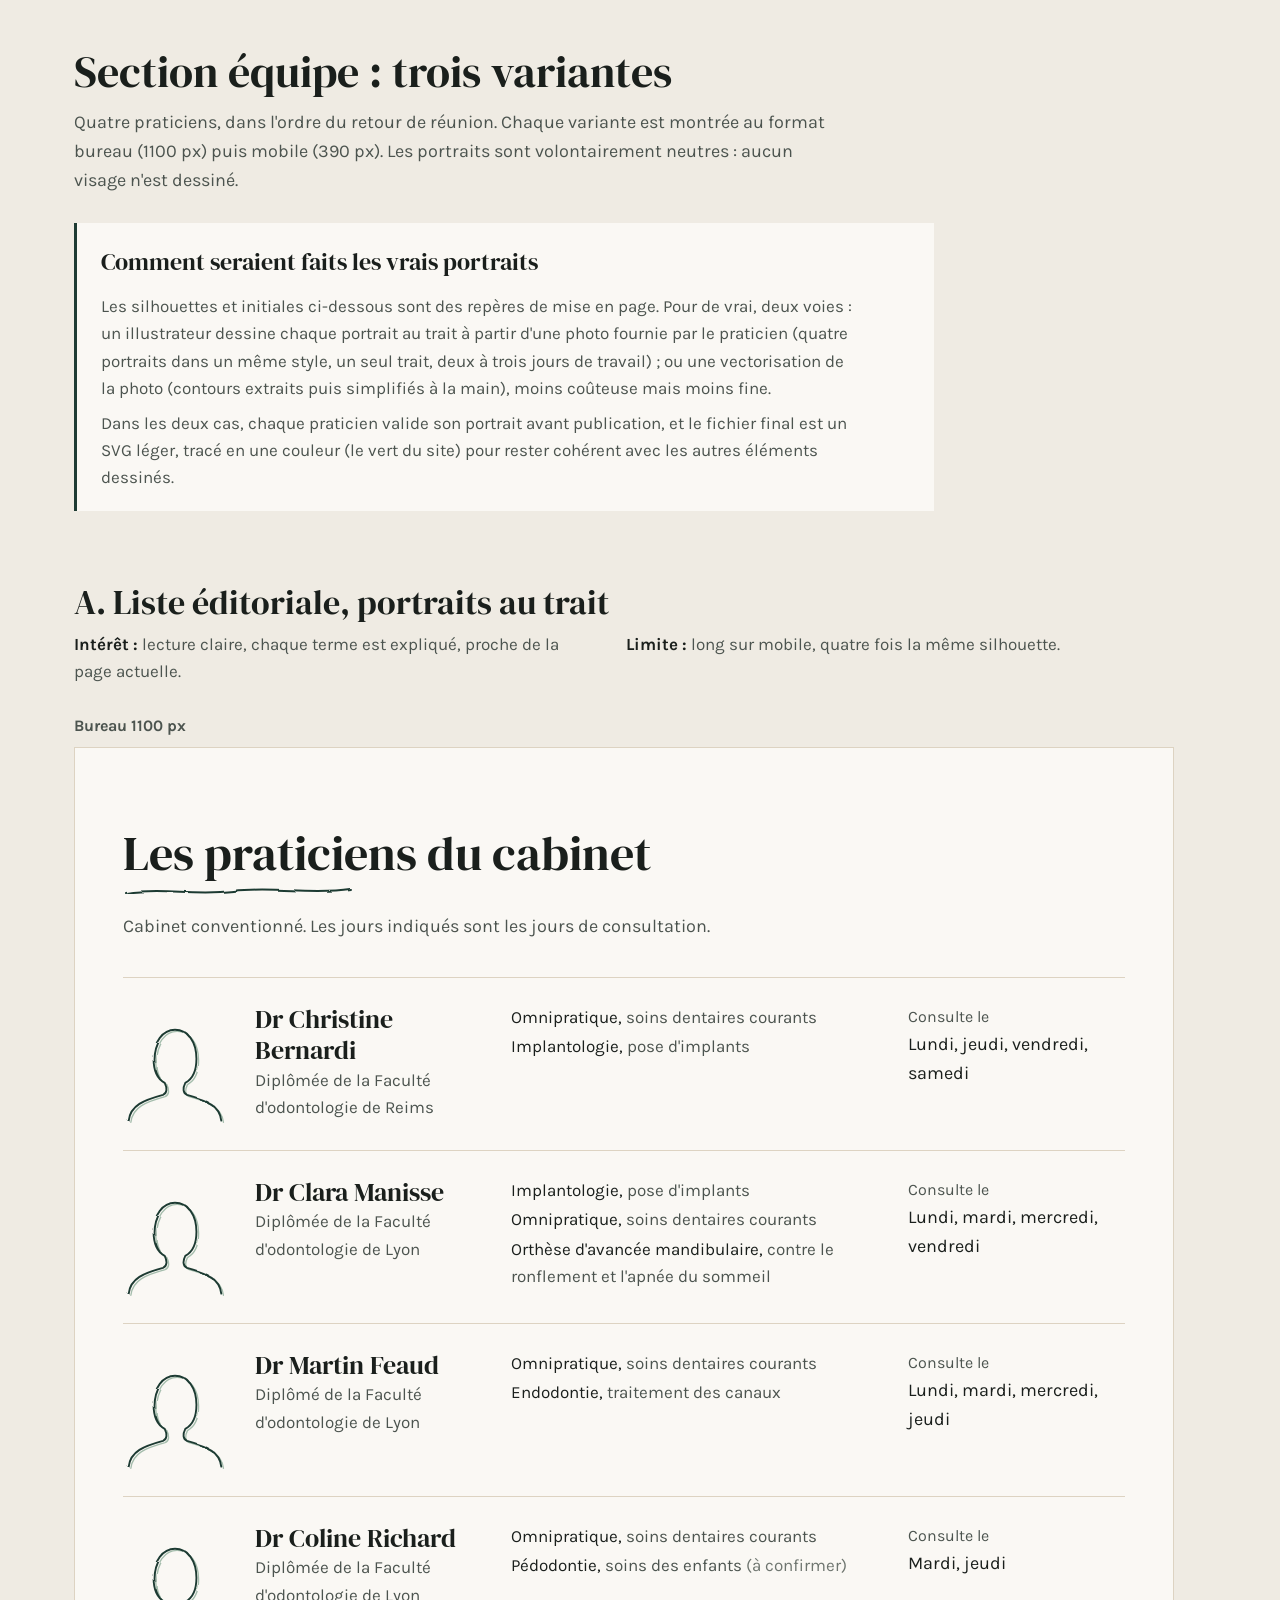
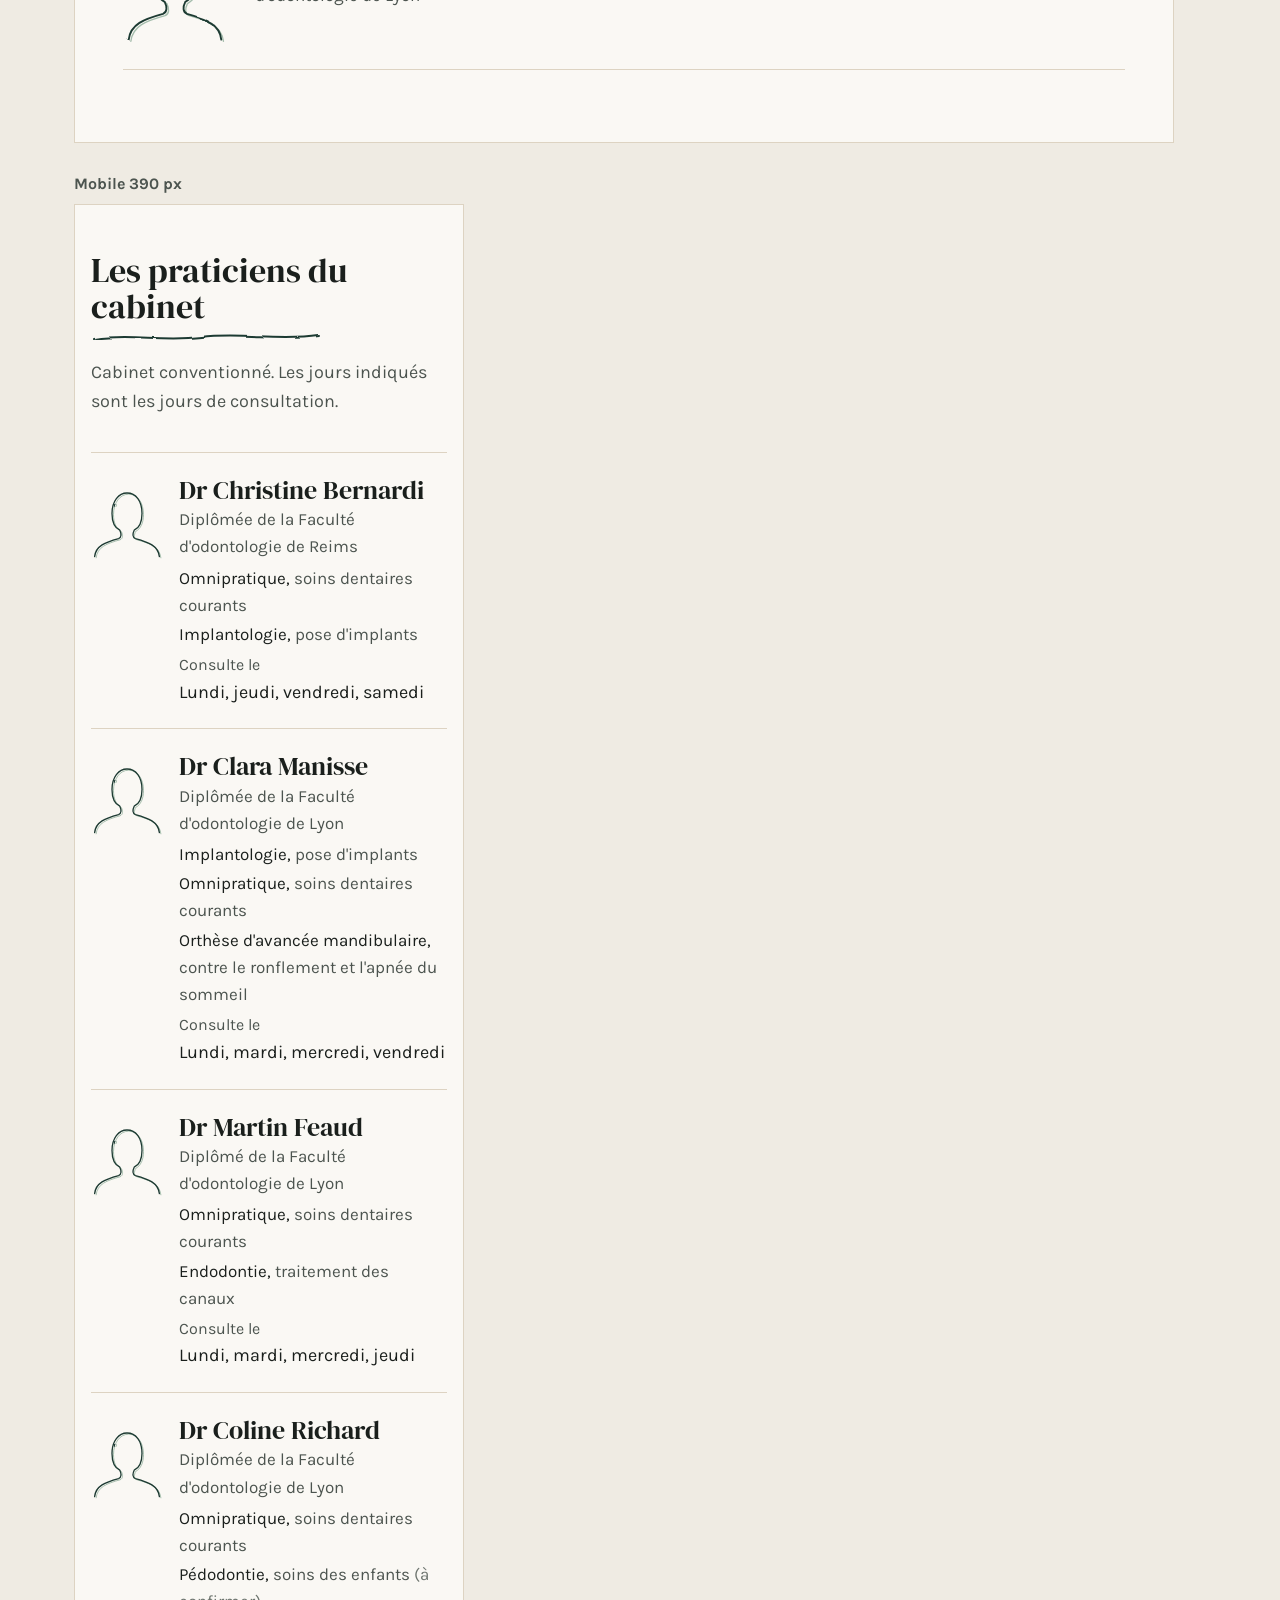
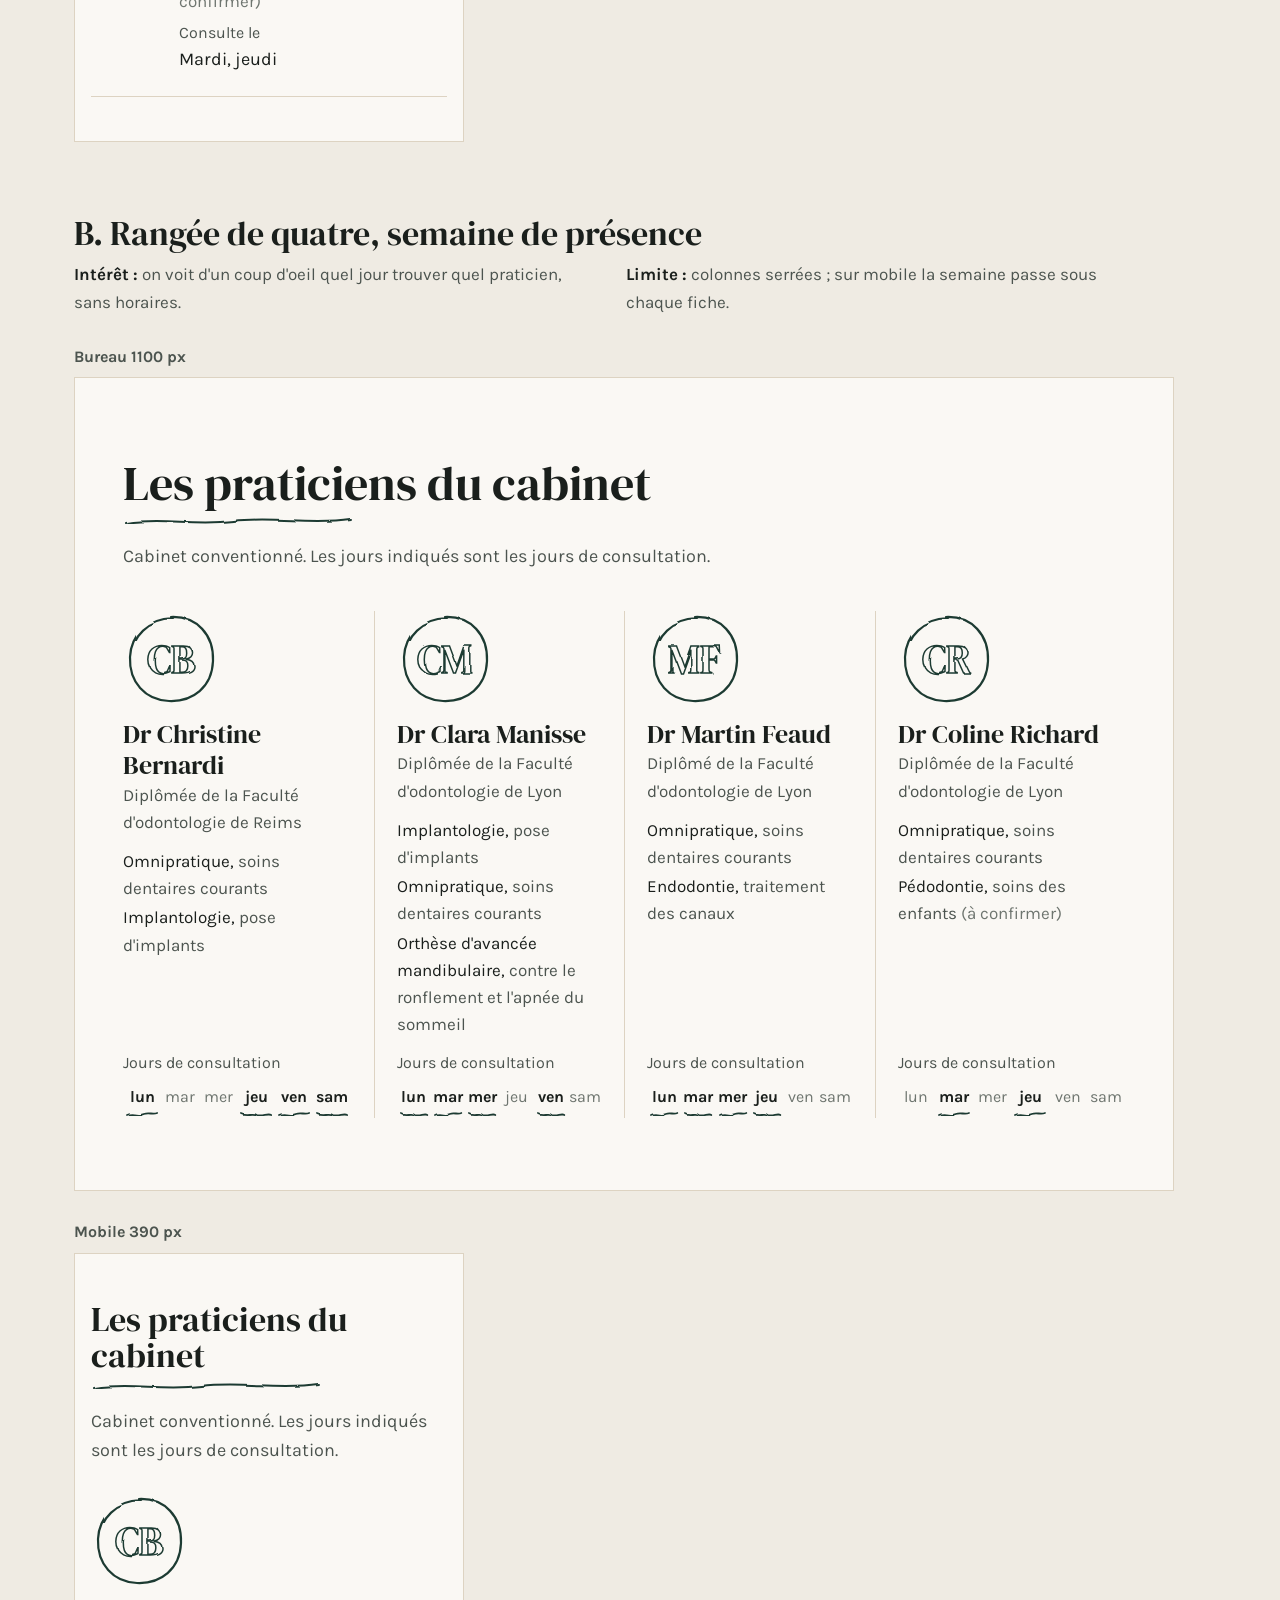
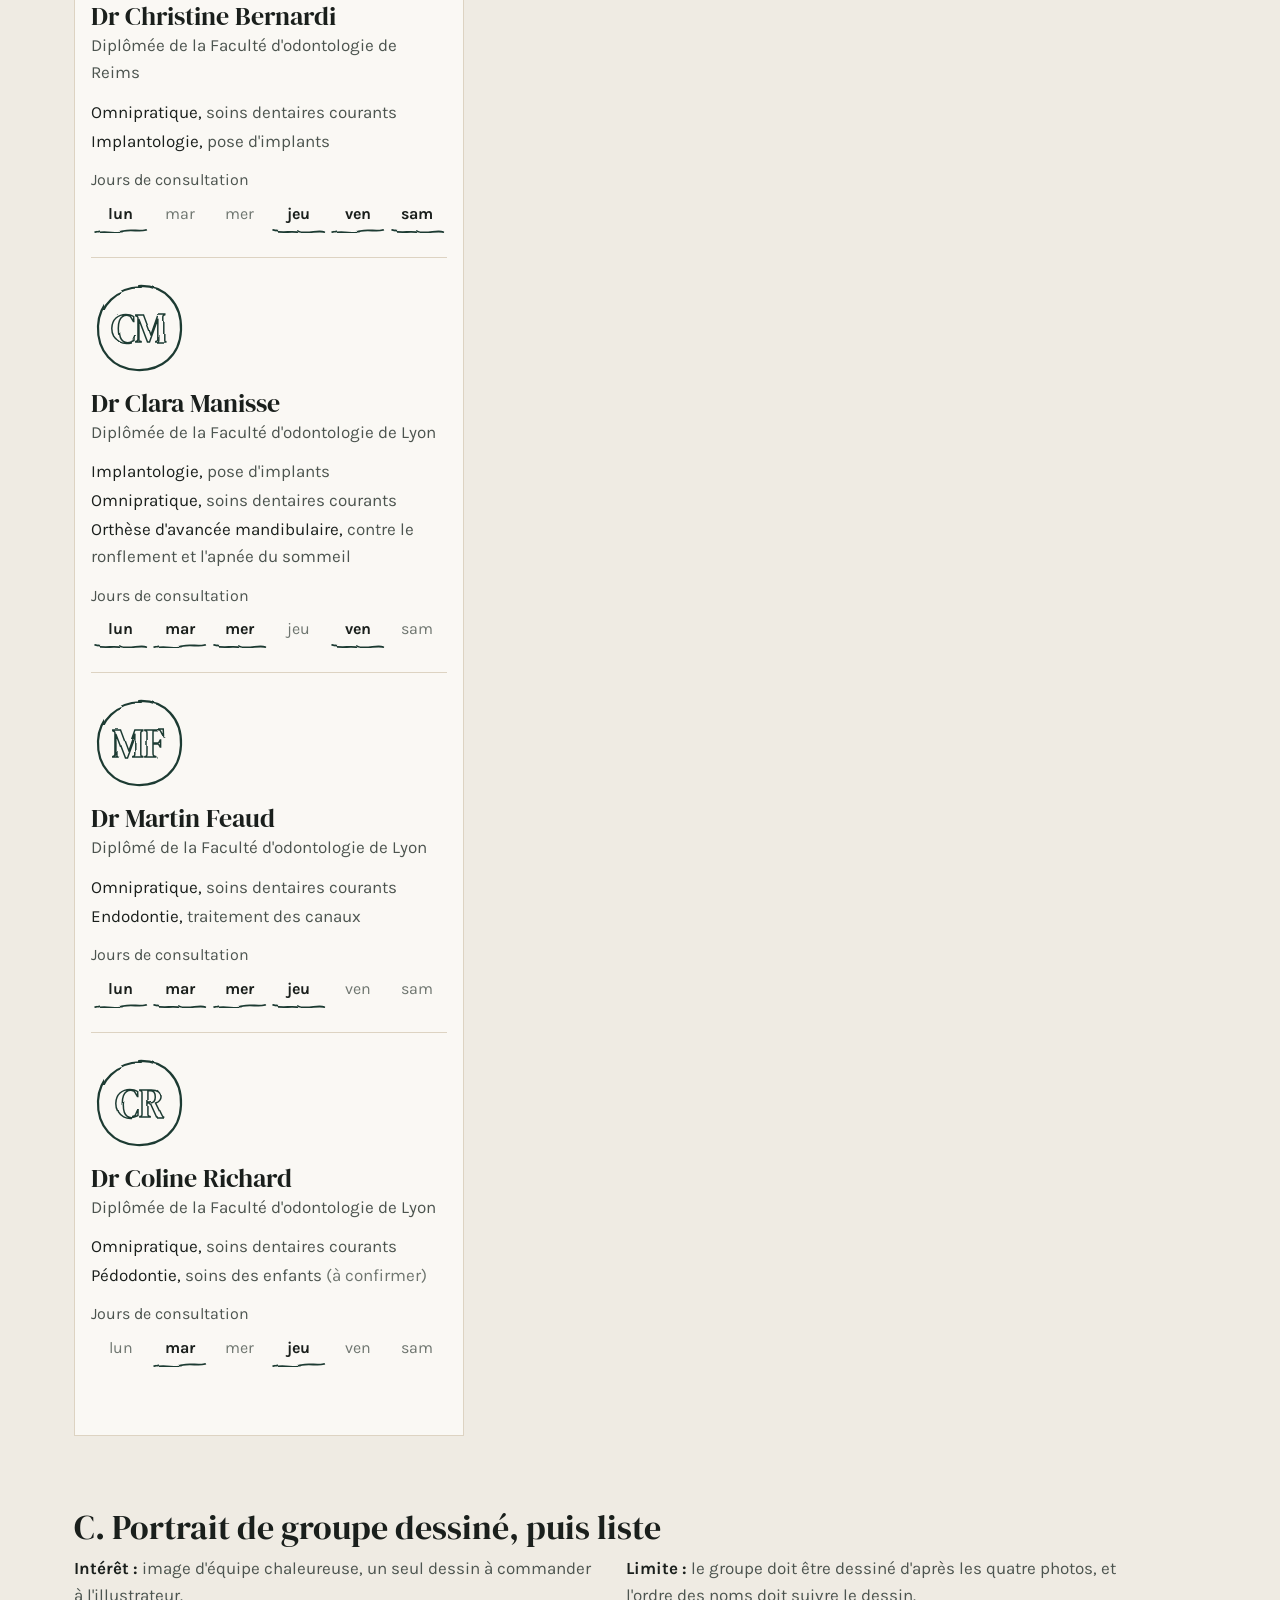
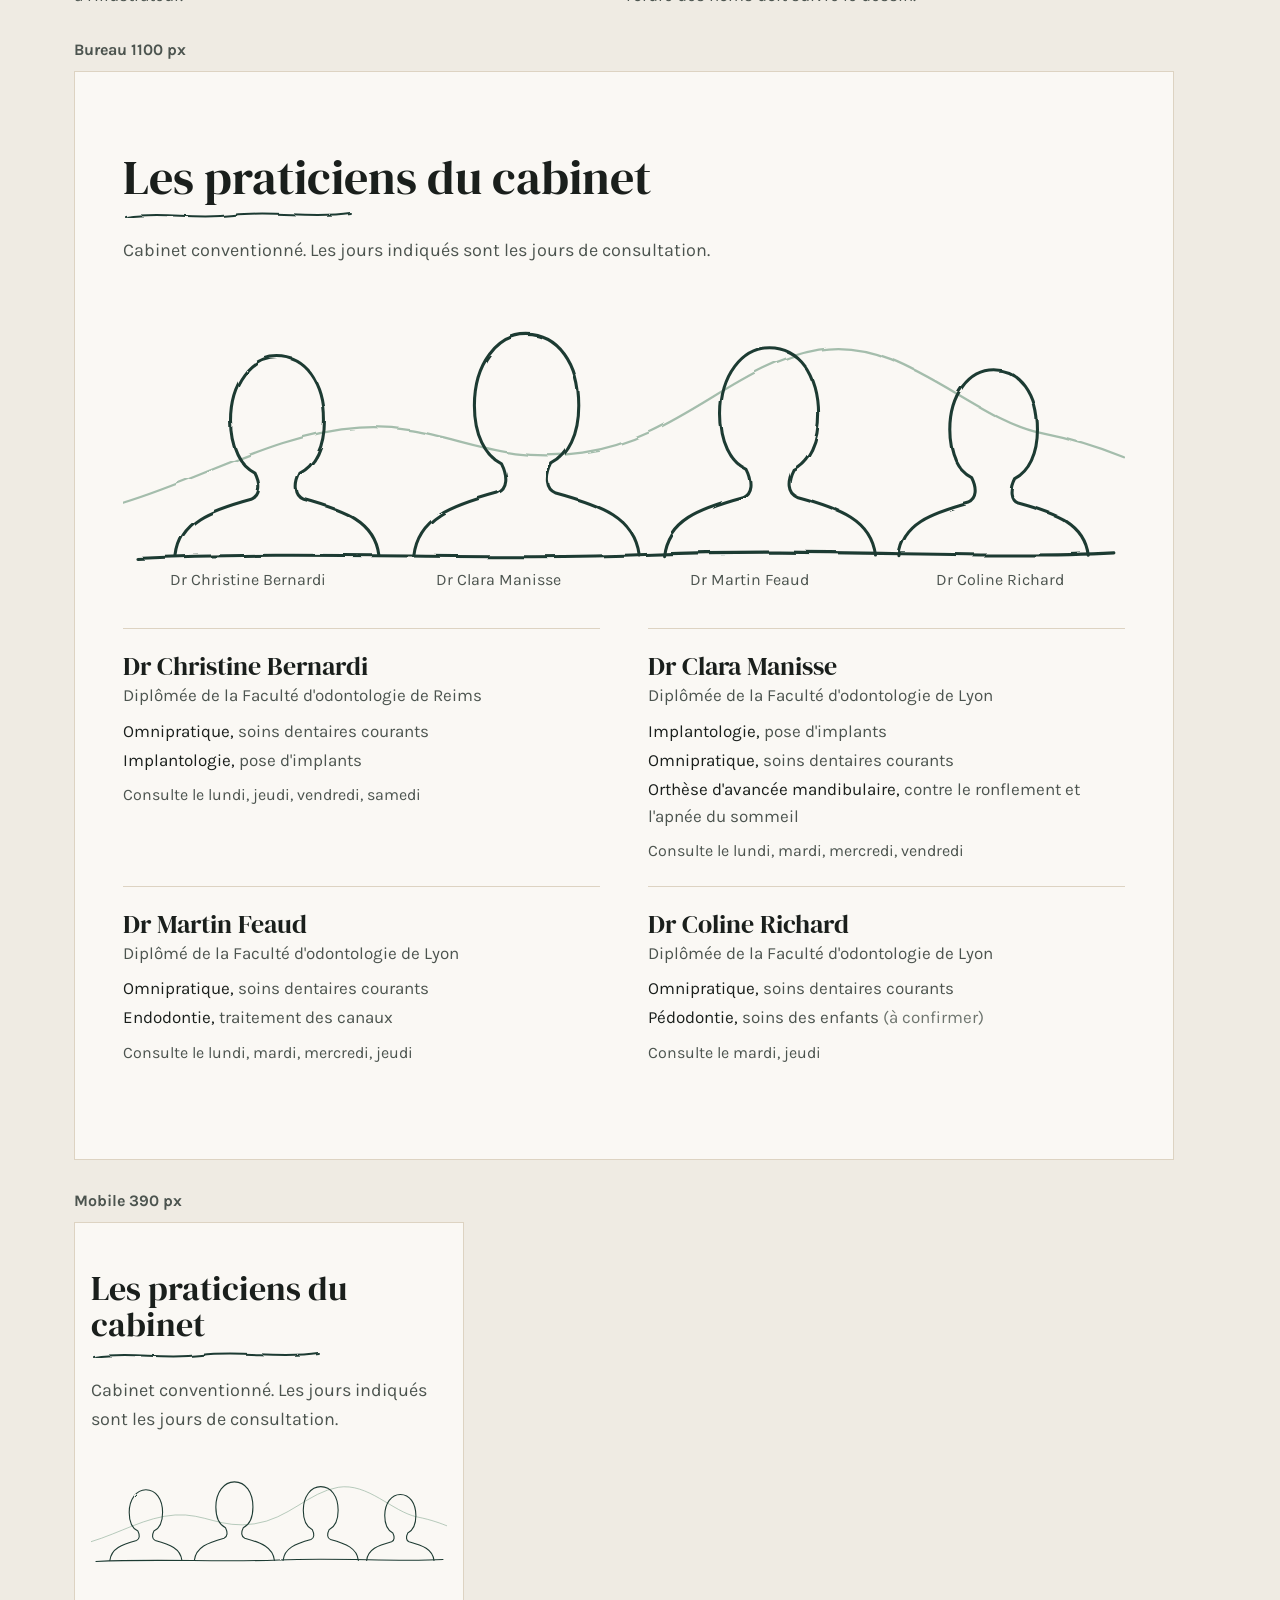
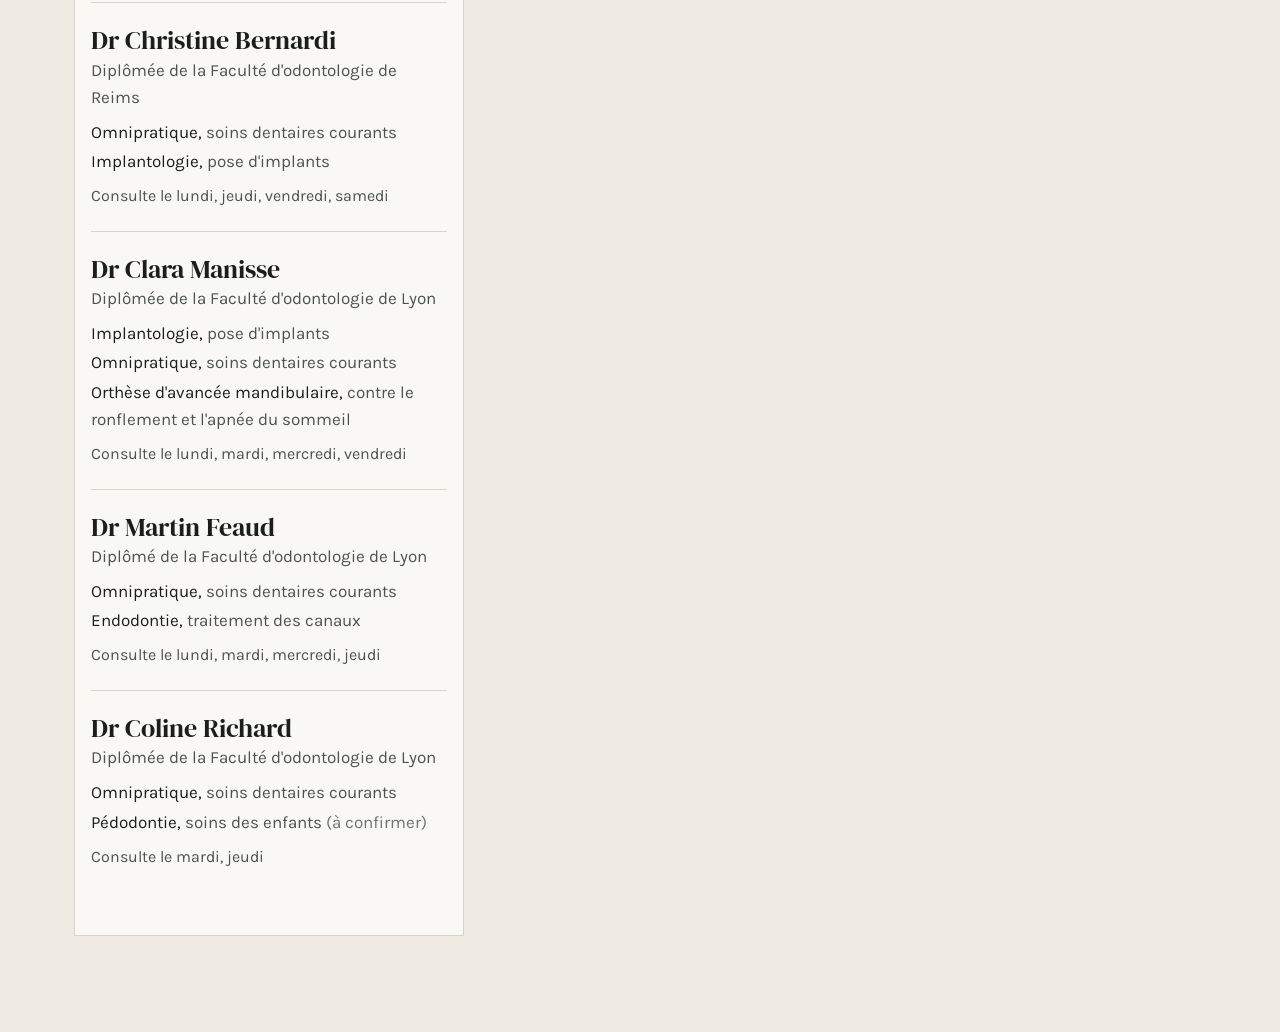
<file: design/maquettes/equipe.html>
<!DOCTYPE html>
<html lang="fr">
<head>
<meta charset="utf-8">
<meta name="viewport" content="width=device-width, initial-scale=1">
<meta name="robots" content="noindex">
<title>Maquette : section équipe, 3 variantes</title>
<link rel="preconnect" href="https://fonts.googleapis.com">
<link rel="preconnect" href="https://fonts.gstatic.com" crossorigin>
<link rel="stylesheet" href="https://fonts.googleapis.com/css2?family=DM+Serif+Display:ital@0;1&family=Karla:wght@400;500;600;700&display=swap">
<style>
:root{--deep:#1E3B33;--deep-rgb:30,59,51;--deep2:#4E6E62;--deep3:#33554B;--onDeep:#CFE0D6;--mid:#8FAE9A;--sand:#EFE8DC;--panel:#F4EFE6;--line:#DDD3C2;--line2:#E6DED0;--paper:#FAF8F4;--paper-rgb:250,248,244;--warm:#B5533C;--ink:#1A1F1C;--muted:#4C544F;--muted2:#6E756F}
*{box-sizing:border-box}
body{margin:0;background:#EFEBE3;color:var(--ink);font-family:'Karla','Segoe UI',system-ui,sans-serif;font-size:18px;line-height:1.6}
.serif{font-family:'DM Serif Display',Georgia,serif;font-weight:400}
h1,h2,h3,p{margin:0}
.page{max-width:1180px;margin:0 auto;padding:48px 24px 96px}
.intro h1{font-size:44px;line-height:1.1}
.intro p{max-width:760px;margin-top:12px;color:var(--muted)}
.how{margin-top:28px;padding:20px 24px;background:var(--paper);border-left:3px solid var(--deep);max-width:860px}
.how h2{font-size:24px;margin-bottom:6px}
.how p{color:var(--muted);font-size:17px}
.how p+p{margin-top:8px}
.var{margin-top:72px}
.var>h2{font-size:34px;line-height:1.15}
.var .note{display:flex;gap:32px;flex-wrap:wrap;margin-top:8px;color:var(--muted);font-size:17px}
.var .note span{max-width:520px}
.var .note b{color:var(--ink)}
.lab{margin:28px 0 8px;font-weight:700;font-size:16px;color:var(--muted)}
.frame{background:var(--paper);border:1px solid var(--line);container-type:inline-size;overflow:hidden}
.frame.d{width:1100px;max-width:100%}
.frame.m{width:390px;max-width:100%}
.sec{padding:80px 48px 72px}
.sec h2{font-size:48px;line-height:1.05}
.sec .sub{margin-top:14px;color:var(--muted)}
.ul{display:block;width:230px;max-width:70%;height:14px;margin-top:6px;color:var(--deep)}
.ul path{fill:none;stroke:currentColor;stroke-width:2;stroke-linecap:round}

/* trait dessiné */
.ink{fill:none;stroke:var(--deep);stroke-width:2.2;stroke-linecap:round;stroke-linejoin:round}
.ink.ghost{stroke:var(--mid);stroke-width:1.6;opacity:.8}
.draw{stroke-dasharray:1;stroke-dashoffset:1;animation:draw 1.7s ease-out forwards;animation-delay:var(--d,0s)}
@keyframes draw{to{stroke-dashoffset:0}}

.nm{font-size:26px;line-height:1.2}
.dip{color:var(--muted);font-size:17px}
.sp{list-style:none;margin:0;padding:0;font-size:17px}
.sp li+li{margin-top:2px}
.sp small{color:var(--muted);font-size:inherit}
.tbc{color:var(--muted2)}
.days-l{font-size:16px;color:var(--muted)}

/* A */
.A .row{display:grid;grid-template-columns:104px 1.05fr 1.7fr 1fr;gap:28px;padding:26px 0;border-top:1px solid var(--line);align-items:start}
.A .row:last-child{border-bottom:1px solid var(--line)}
.A .list{margin-top:36px}
.A .pt svg{display:block;width:104px;height:120px}

/* B */
.B .grid{display:grid;grid-template-columns:repeat(4,1fr);margin-top:40px}
.B .col{padding:0 22px;border-left:1px solid var(--line);display:flex;flex-direction:column;gap:12px}
.B .col:first-child{border-left:0;padding-left:0}
.B .col:last-child{padding-right:0}
.B .ini{width:96px;height:96px;display:block}
.B .wk{display:grid;grid-template-columns:repeat(6,1fr);margin-top:auto;padding-top:8px}
.B .wk span{position:relative;text-align:center;font-size:16px;line-height:26px;color:var(--muted2);height:34px}
.B .wk span[data-on="true"]{color:var(--ink);font-weight:700}
.B .wk svg{position:absolute;left:3px;bottom:0;width:calc(100% - 6px);height:8px;overflow:visible}
.B .wk svg path{fill:none;stroke:var(--deep);stroke-width:1.8;stroke-linecap:round}
.B .wk-t{margin-top:auto;font-size:16px;color:var(--muted)}
.B .col .sp{flex:1}

/* C */
.C .scene{display:block;width:100%;height:auto;margin-top:36px}
.C .names{display:grid;grid-template-columns:repeat(4,1fr);margin-top:-6px;font-size:16px;color:var(--muted)}
.C .names span{text-align:center}
.C .list{display:grid;grid-template-columns:1fr 1fr;gap:0 48px;margin-top:36px}
.C .it{padding:22px 0;border-top:1px solid var(--line)}
.C .it .sp{margin-top:8px}
.C .it .days-l{margin-top:8px}

/* mobile (cadre étroit) */
@container (max-width:700px){
  .sec{padding:48px 16px 44px}
  .sec h2{font-size:34px}
  .A .row{grid-template-columns:72px 1fr;gap:4px 16px;padding:22px 0}
  .A .pt{grid-row:1 / span 3}
  .A .pt svg{width:72px;height:84px}
  .A .row>div:not(.pt){grid-column:2}
  .B .grid{grid-template-columns:1fr;margin-top:28px}
  .B .col{border-left:0;border-top:1px solid var(--line);padding:22px 0}
  .B .col:first-child{border-top:0;padding-top:0}
  .B .col .sp{flex:none}
  .C .list{grid-template-columns:1fr}
  .C .names{display:none}
}
@media (prefers-reduced-motion:reduce){
  .draw{animation:none;stroke-dashoffset:0}
}
</style>
</head>
<body>

<svg width="0" height="0" style="position:absolute" aria-hidden="true" focusable="false">
  <filter id="rough" x="-15%" y="-15%" width="130%" height="130%">
    <feTurbulence type="fractalNoise" baseFrequency="0.04" numOctaves="2" seed="4" result="n"/>
    <feDisplacementMap in="SourceGraphic" in2="n" scale="3"/>
  </filter>
</svg>

<main class="page">
  <div class="intro">
    <h1 class="serif">Section équipe : trois variantes</h1>
    <p>Quatre praticiens, dans l'ordre du retour de réunion. Chaque variante est montrée au format bureau (1100 px) puis mobile (390 px). Les portraits sont volontairement neutres : aucun visage n'est dessiné.</p>
    <div class="how">
      <h2 class="serif">Comment seraient faits les vrais portraits</h2>
      <p>Les silhouettes et initiales ci-dessous sont des repères de mise en page. Pour de vrai, deux voies : un illustrateur dessine chaque portrait au trait à partir d'une photo fournie par le praticien (quatre portraits dans un même style, un seul trait, deux à trois jours de travail) ; ou une vectorisation de la photo (contours extraits puis simplifiés à la main), moins coûteuse mais moins fine.</p>
      <p>Dans les deux cas, chaque praticien valide son portrait avant publication, et le fichier final est un SVG léger, tracé en une couleur (le vert du site) pour rester cohérent avec les autres éléments dessinés.</p>
    </div>
  </div>

  <section class="var" id="A">
    <h2 class="serif">A. Liste éditoriale, portraits au trait</h2>
    <div class="note"><span><b>Intérêt :</b> lecture claire, chaque terme est expliqué, proche de la page actuelle.</span><span><b>Limite :</b> long sur mobile, quatre fois la même silhouette.</span></div>
    <p class="lab">Bureau 1100 px</p>
    <div class="frame d A"><div class="sec" data-v="A"></div></div>
    <p class="lab">Mobile 390 px</p>
    <div class="frame m A"><div class="sec" data-v="A"></div></div>
  </section>

  <section class="var" id="B">
    <h2 class="serif">B. Rangée de quatre, semaine de présence</h2>
    <div class="note"><span><b>Intérêt :</b> on voit d'un coup d'oeil quel jour trouver quel praticien, sans horaires.</span><span><b>Limite :</b> colonnes serrées ; sur mobile la semaine passe sous chaque fiche.</span></div>
    <p class="lab">Bureau 1100 px</p>
    <div class="frame d B"><div class="sec" data-v="B"></div></div>
    <p class="lab">Mobile 390 px</p>
    <div class="frame m B"><div class="sec" data-v="B"></div></div>
  </section>

  <section class="var" id="C">
    <h2 class="serif">C. Portrait de groupe dessiné, puis liste</h2>
    <div class="note"><span><b>Intérêt :</b> image d'équipe chaleureuse, un seul dessin à commander à l'illustrateur.</span><span><b>Limite :</b> le groupe doit être dessiné d'après les quatre photos, et l'ordre des noms doit suivre le dessin.</span></div>
    <p class="lab">Bureau 1100 px</p>
    <div class="frame d C"><div class="sec" data-v="C"></div></div>
    <p class="lab">Mobile 390 px</p>
    <div class="frame m C"><div class="sec" data-v="C"></div></div>
  </section>
</main>

<script>
const T = {
  omni:["Omnipratique","soins dentaires courants"],
  impl:["Implantologie","pose d'implants"],
  endo:["Endodontie","traitement des canaux"],
  oam:["Orthèse d'avancée mandibulaire","contre le ronflement et l'apnée du sommeil"],
  pedo:["Pédodontie","soins des enfants"]
};
const DAYS = ["lun","mar","mer","jeu","ven","sam"];
const DAYS_FULL = {lun:"lundi",mar:"mardi",mer:"mercredi",jeu:"jeudi",ven:"vendredi",sam:"samedi"};
const P = [
  {n:"Dr Christine Bernardi", i:"CB", f:true,  fac:"Reims", sp:["omni","impl"], d:["lun","jeu","ven","sam"]},
  {n:"Dr Clara Manisse",      i:"CM", f:true,  fac:"Lyon",  sp:["impl","omni","oam"], d:["lun","mar","mer","ven"]},
  {n:"Dr Martin Feaud",       i:"MF", f:false, fac:"Lyon",  sp:["omni","endo"], d:["lun","mar","mer","jeu"]},
  {n:"Dr Coline Richard",     i:"CR", f:true,  fac:"Lyon",  sp:["omni","pedo"], d:["mar","jeu"], tbc:"pedo"}
];
const dip = p => (p.f ? "Diplômée" : "Diplômé") + " de la Faculté d'odontologie de " + p.fac;
const dayText = p => { const t = p.d.map(x => DAYS_FULL[x]).join(", "); return t.charAt(0).toUpperCase() + t.slice(1); };
const spList = p => '<ul class="sp">' + p.sp.map(k => {
  const t = T[k];
  return '<li>' + t[0] + ', <small>' + t[1] + (p.tbc === k ? ' <span class="tbc">(à confirmer)</span>' : '') + '</small></li>';
}).join("") + '</ul>';

/* silhouette neutre : une ligne continue, épaules et tête esquissées */
const SIL = "M6 136 C8 118 24 112 46 106 C51 104 51 98 48 92 C40 88 35 78 35 64 C35 44 46 30 60 30 C75 30 85 44 85 64 C85 78 80 88 72 92 C69 98 69 104 74 106 C96 112 112 118 114 136";
const sil = (d, w) => '<svg viewBox="0 0 120 140" role="img" aria-label="Portrait dessiné à venir" style="' + (w||'') + '"><g filter="url(#rough)">'
  + '<path class="ink ghost" transform="translate(2.5 2)" d="' + SIL + '"/>'
  + '<path class="ink draw" pathLength="1" style="--d:' + d + 's" d="' + SIL + '"/></g></svg>';

/* initiales tracées */
const ini = (t, d) => '<svg class="ini" viewBox="0 0 96 96" role="img" aria-label="Initiales ' + t + '"><g filter="url(#rough)">'
  + '<path class="ink draw" pathLength="1" style="--d:' + d + 's" d="M48 6 C74 5 91 24 90 50 C89 76 70 91 46 90 C22 89 6 71 7 46 C8 24 24 8 50 7"/>'
  + '<text x="48" y="62" text-anchor="middle" font-family="DM Serif Display, Georgia, serif" font-size="40" fill="none" stroke="var(--deep)" stroke-width="1.5">' + t + '</text></g></svg>';

/* semaine : jours présents entourés au crayon */
const CIRC = ["M1 5 C8 2 14 7 20 4 C26 2 30 5 35 3","M1 3 C7 6 13 2 19 5 C25 7 31 3 35 5"];
const week = (p, k) => '<div role="group" aria-label="Jours de présence : ' + p.d.map(x => DAYS_FULL[x]).join(", ") + '"><div class="wk">'
  + DAYS.map((d, j) => {
    const on = p.d.includes(d);
    return '<span data-on="' + on + '" aria-hidden="true">' + (on ? '<svg viewBox="0 0 36 8" preserveAspectRatio="none"><path filter="url(#rough)" d="' + CIRC[(j + k) % 2] + '"/></svg>' : '') + d + '</span>';
  }).join("") + '</div></div>';

/* groupe dessiné : quatre silhouettes sur une ligne de crête */
function group(){
  const pos = [[30,0.9,0],[200,1,0],[380,0.94,0],[550,0.84,0]]; // x, échelle, décalage y
  let s = '<svg class="scene" viewBox="0 105 720 195" role="img" aria-label="Portrait de groupe dessiné à venir, quatre silhouettes"><g filter="url(#rough)">'
    + '<path class="ink ghost" pathLength="1" d="M0 250 C60 232 110 200 170 196 C230 192 262 224 330 214 C400 204 440 150 500 140 C560 130 610 190 660 200 C690 206 710 214 720 218"/>';
  pos.forEach((q, i) => {
    s += '<g transform="translate(' + q[0] + ' ' + (288 - 136*q[1]*1.5) + ') scale(' + (q[1]*1.5) + ')">'
      + '<path class="ink draw" pathLength="1" style="--d:' + (i*0.35) + 's;stroke-width:' + (2.2/(q[1]*1.5)).toFixed(2) + '" d="' + SIL + '"/></g>';
  });
  s += '<path class="ink" pathLength="1" d="M10 290 C140 284 260 292 380 287 C500 282 620 291 712 286"/></g></svg>';
  return s;
}
const ulSvg = '<svg class="ul" viewBox="0 0 230 14" preserveAspectRatio="none" aria-hidden="true"><path class="draw" pathLength="1" filter="url(#rough)" d="M3 9 C40 3 70 12 110 7 C150 2 190 11 227 5"/></svg>';
const head = '<h2 class="serif">Les praticiens du cabinet</h2>' + ulSvg + '<p class="sub">Cabinet conventionné. Les jours indiqués sont les jours de consultation.</p>';

const R = {
  A(){
    return head + '<div class="list">' + P.map((p, i) =>
      '<div class="row"><div class="pt">' + sil(i*0.25) + '</div>'
      + '<div><h3 class="serif nm">' + p.n + '</h3><p class="dip">' + dip(p) + '</p></div>'
      + '<div>' + spList(p) + '</div>'
      + '<div><p class="days-l">Consulte le</p><p>' + dayText(p) + '</p></div></div>'
    ).join("") + '</div>';
  },
  B(){
    return head + '<div class="grid">' + P.map((p, i) =>
      '<div class="col">' + ini(p.i, i*0.25)
      + '<div><h3 class="serif nm">' + p.n + '</h3><p class="dip">' + dip(p) + '</p></div>'
      + spList(p)
      + '<div><p class="days-l">Jours de consultation</p>' + week(p, i) + '</div></div>'
    ).join("") + '</div>';
  },
  C(){
    return head + group()
      + '<div class="names" aria-hidden="true">' + P.map(p => '<span>' + p.n + '</span>').join("") + '</div>'
      + '<div class="list">' + P.map(p =>
        '<div class="it"><h3 class="serif nm">' + p.n + '</h3><p class="dip">' + dip(p) + '</p>' + spList(p)
        + '<p class="days-l">Consulte le ' + p.d.map(x => DAYS_FULL[x]).join(", ") + '</p></div>'
      ).join("") + '</div>';
  }
};
document.querySelectorAll('[data-v]').forEach(el => { el.innerHTML = R[el.dataset.v](); });
</script>
</body>
</html>
</file>
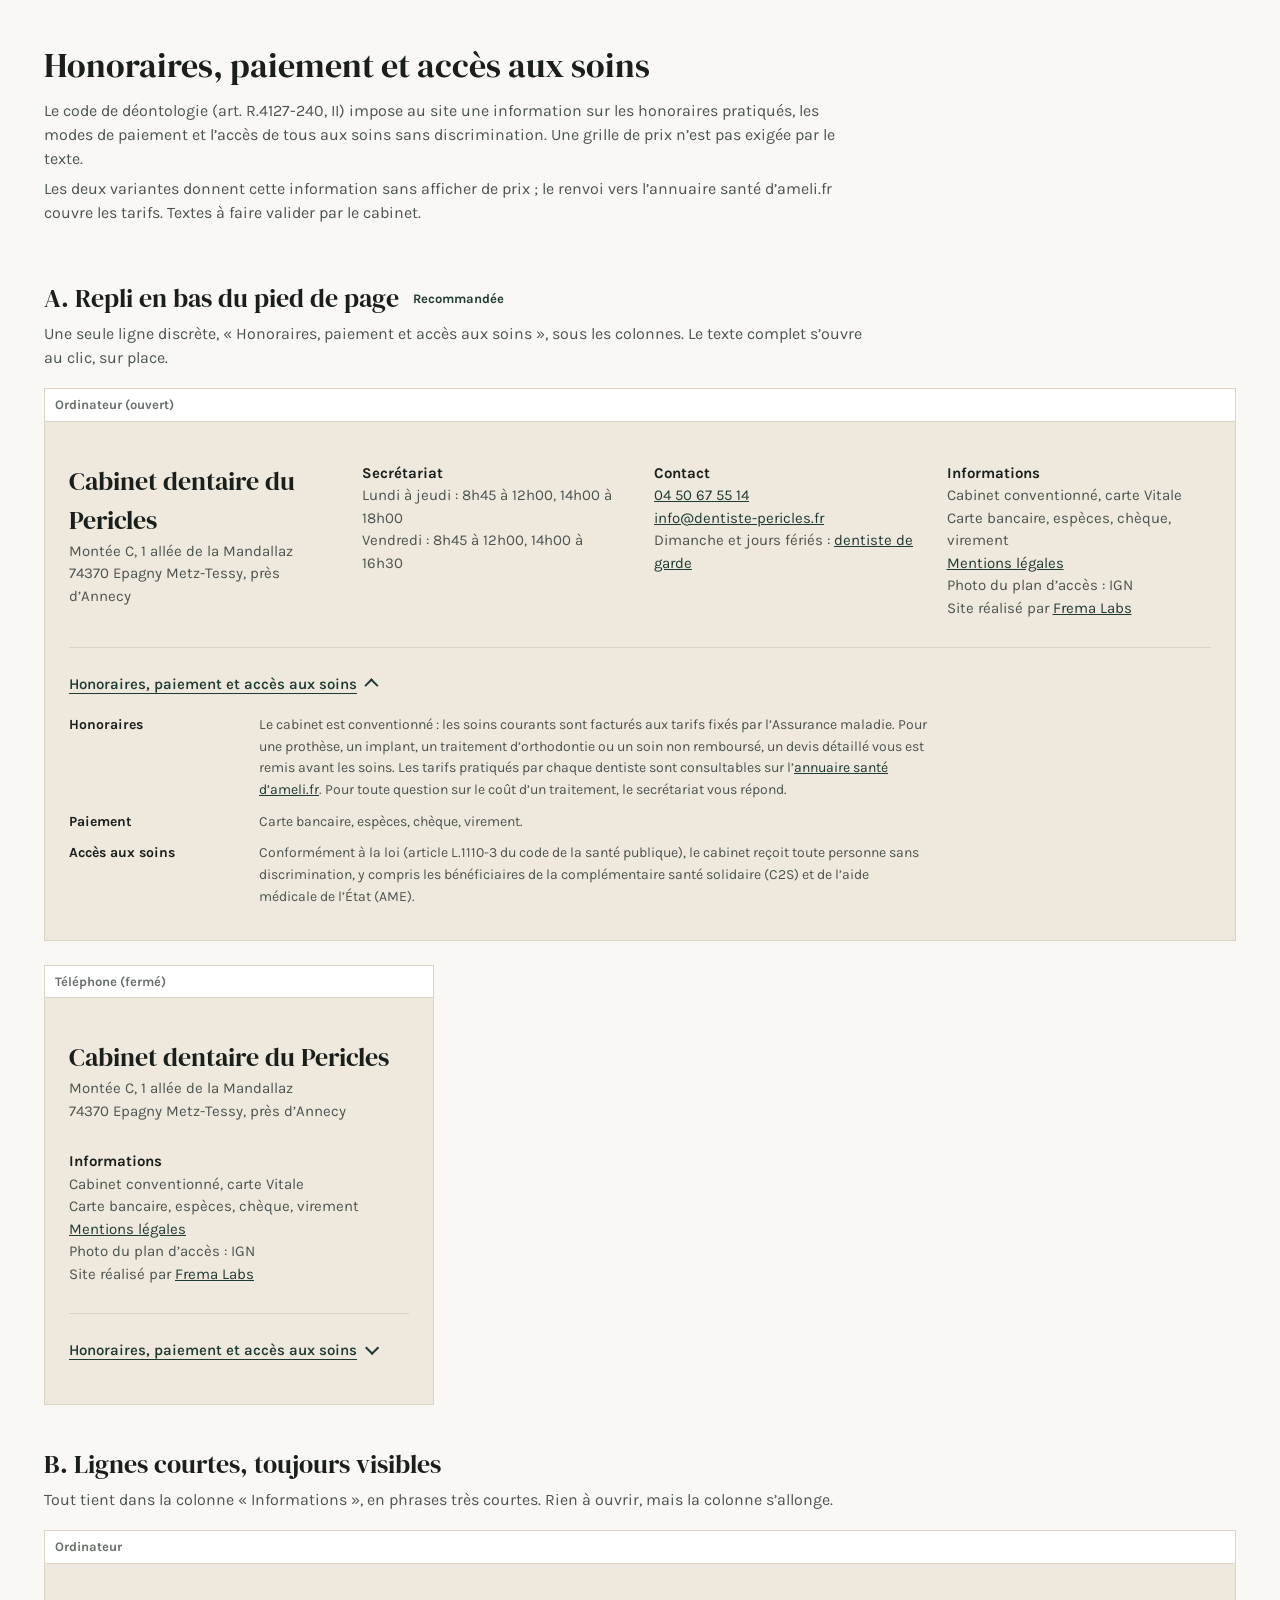
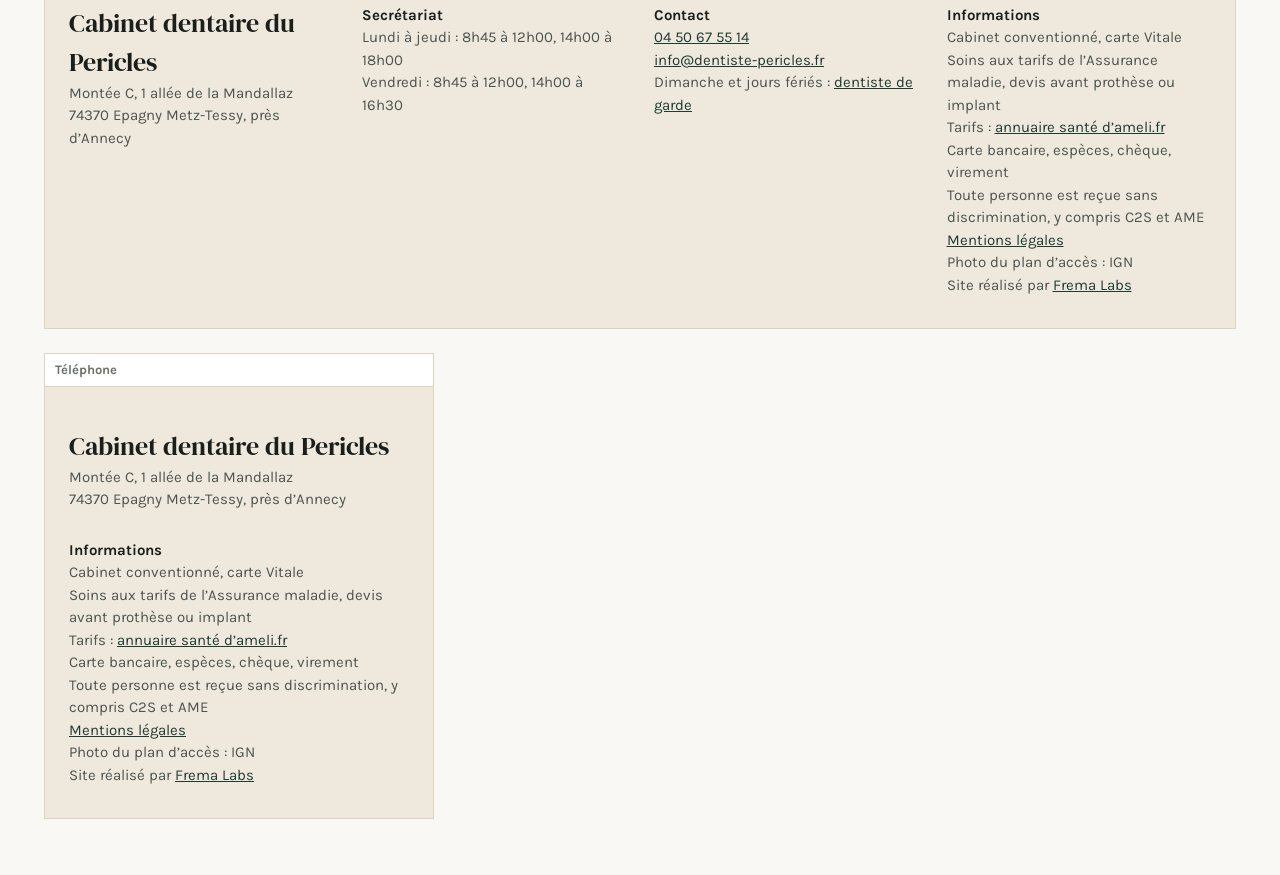
<file: design/maquettes/honoraires.html>
<!DOCTYPE html>
<html lang="fr">
<head>
<meta charset="utf-8">
<meta name="viewport" content="width=device-width, initial-scale=1">
<meta name="robots" content="noindex">
<title>Maquette : honoraires et accès aux soins</title>
<link rel="preconnect" href="https://fonts.googleapis.com">
<link rel="preconnect" href="https://fonts.gstatic.com" crossorigin>
<link href="https://fonts.googleapis.com/css2?family=DM+Serif+Display&family=Karla:wght@400;600;700&display=swap" rel="stylesheet">
<style>
:root{--deep:#1E3B33;--sand:#EFE8DC;--panel:#F4EFE6;--line:#DDD3C2;--line2:#E6DED0;--paper:#FAF8F4;--ink:#1A1F1C;--muted:#4C544F;--muted2:#687069}
*{box-sizing:border-box}
body{margin:0;background:var(--paper);color:var(--ink);font-family:'Karla',system-ui,sans-serif;font-size:16px;line-height:1.5}
a{color:var(--deep)}
.serif{font-family:'DM Serif Display',Georgia,serif;font-weight:400}
:focus-visible{outline:3px solid var(--deep);outline-offset:2px}

/* Présentation de la maquette */
.intro{max-width:1240px;margin:0 auto;padding:40px 24px 8px}
.intro h1{margin:0 0 8px;font-size:34px}
.intro p{margin:0 0 6px;max-width:820px;color:var(--muted)}
.variant{max-width:1240px;margin:0 auto;padding:40px 24px 0}
.variant h2{margin:0 0 4px;font-size:26px}
.variant > p{margin:0 0 18px;max-width:820px;color:var(--muted)}
.tag{display:inline-block;margin-left:8px;font-family:'Karla',sans-serif;font-size:13px;font-weight:700;color:var(--deep);vertical-align:4px}
.frames{display:grid;grid-template-columns:1fr;gap:24px;align-items:start}
.phone{max-width:390px}
.frame{border:1px solid var(--line);background:#fff}
.frame-l{font-size:13px;font-weight:700;color:var(--muted2);padding:6px 10px;border-bottom:1px solid var(--line)}

/* Pied de page du site (repris de index.html) */
.ft{background:var(--sand)}
.ft-in{padding:40px 24px 32px;display:grid;grid-template-columns:repeat(auto-fit, minmax(min(220px, 100%), 1fr));gap:28px;font-size:15px;color:var(--muted)}
.ft-in strong{color:var(--ink)}
.ft-in a{color:var(--deep)}

/* Variante A : repli « Honoraires, paiement et accès aux soins » */
.law{grid-column:1 / -1;border-top:1px solid var(--line);padding-top:14px}
.law summary{display:inline-flex;align-items:center;gap:8px;min-height:44px;cursor:pointer;font-weight:600;color:var(--deep);text-decoration:underline;text-underline-offset:4px;list-style:none}
.law summary::-webkit-details-marker{display:none}
.law summary::after{content:"";width:8px;height:8px;border-right:2px solid currentColor;border-bottom:2px solid currentColor;transform:rotate(45deg) translateY(-3px);transition:transform .2s ease}
.law[open] summary::after{transform:rotate(225deg) translateX(-2px)}
.law dl{margin:8px 0 0;max-width:860px;display:grid;grid-template-columns:170px minmax(0,1fr);gap:10px 20px;font-size:14px;line-height:1.55}
.law dt{font-weight:700;color:var(--ink)}
.law dd{margin:0}
.phone .law dl{grid-template-columns:1fr;gap:2px}
.phone .law dd{margin-bottom:10px}
@media (prefers-reduced-motion: reduce){.law summary::after{transition:none}}
</style>
</head>
<body>

<div class="intro">
  <h1 class="serif">Honoraires, paiement et accès aux soins</h1>
  <p>Le code de déontologie (art. R.4127-240, II) impose au site une information sur les honoraires pratiqués, les modes de paiement et l’accès de tous aux soins sans discrimination. Une grille de prix n’est pas exigée par le texte.</p>
  <p>Les deux variantes donnent cette information sans afficher de prix ; le renvoi vers l’annuaire santé d’ameli.fr couvre les tarifs. Textes à faire valider par le cabinet.</p>
</div>

<!-- ============ Variante A ============ -->
<section class="variant">
  <h2 class="serif">A. Repli en bas du pied de page <span class="tag">Recommandée</span></h2>
  <p>Une seule ligne discrète, « Honoraires, paiement et accès aux soins », sous les colonnes. Le texte complet s’ouvre au clic, sur place.</p>
  <div class="frames">
    <div class="frame"><div class="frame-l">Ordinateur (ouvert)</div>
      <footer class="ft"><div class="ft-in">
        <span><span class="serif" style="font-size:26px;color:var(--ink)">Cabinet dentaire du Pericles</span><br>Montée C, 1 allée de la Mandallaz<br>74370 Epagny Metz-Tessy, près d’Annecy</span>
        <span><strong>Secrétariat</strong><br>Lundi à jeudi : 8h45 à 12h00, 14h00 à 18h00<br>Vendredi : 8h45 à 12h00, 14h00 à 16h30</span>
        <span><strong>Contact</strong><br><a href="#">04 50 67 55 14</a><br><a href="#">info@dentiste-pericles.fr</a><br>Dimanche et jours fériés : <a href="#">dentiste de garde</a></span>
        <span><strong>Informations</strong><br>Cabinet conventionné, carte Vitale<br>Carte bancaire, espèces, chèque, virement<br><a href="#">Mentions légales</a><br>Photo du plan d’accès : IGN<br>Site réalisé par <a href="#">Frema Labs</a></span>
        <details class="law" open>
          <summary>Honoraires, paiement et accès aux soins</summary>
          <dl>
            <dt>Honoraires</dt><dd>Le cabinet est conventionné : les soins courants sont facturés aux tarifs fixés par l’Assurance maladie. Pour une prothèse, un implant, un traitement d’orthodontie ou un soin non remboursé, un devis détaillé vous est remis avant les soins. Les tarifs pratiqués par chaque dentiste sont consultables sur l’<a href="#">annuaire santé d’ameli.fr</a>. Pour toute question sur le coût d’un traitement, le secrétariat vous répond.</dd>
            <dt>Paiement</dt><dd>Carte bancaire, espèces, chèque, virement.</dd>
            <dt>Accès aux soins</dt><dd>Conformément à la loi (article L.1110-3 du code de la santé publique), le cabinet reçoit toute personne sans discrimination, y compris les bénéficiaires de la complémentaire santé solidaire (C2S) et de l’aide médicale de l’État (AME).</dd>
          </dl>
        </details>
      </div></footer>
    </div>
    <div class="frame phone"><div class="frame-l">Téléphone (fermé)</div>
      <footer class="ft"><div class="ft-in">
        <span><span class="serif" style="font-size:26px;color:var(--ink)">Cabinet dentaire du Pericles</span><br>Montée C, 1 allée de la Mandallaz<br>74370 Epagny Metz-Tessy, près d’Annecy</span>
        <span><strong>Informations</strong><br>Cabinet conventionné, carte Vitale<br>Carte bancaire, espèces, chèque, virement<br><a href="#">Mentions légales</a><br>Photo du plan d’accès : IGN<br>Site réalisé par <a href="#">Frema Labs</a></span>
        <details class="law">
          <summary>Honoraires, paiement et accès aux soins</summary>
          <dl>
            <dt>Honoraires</dt><dd>Le cabinet est conventionné : les soins courants sont facturés aux tarifs fixés par l’Assurance maladie. Pour une prothèse, un implant, un traitement d’orthodontie ou un soin non remboursé, un devis détaillé vous est remis avant les soins. Les tarifs pratiqués par chaque dentiste sont consultables sur l’<a href="#">annuaire santé d’ameli.fr</a>. Pour toute question sur le coût d’un traitement, le secrétariat vous répond.</dd>
            <dt>Paiement</dt><dd>Carte bancaire, espèces, chèque, virement.</dd>
            <dt>Accès aux soins</dt><dd>Conformément à la loi (article L.1110-3 du code de la santé publique), le cabinet reçoit toute personne sans discrimination, y compris les bénéficiaires de la complémentaire santé solidaire (C2S) et de l’aide médicale de l’État (AME).</dd>
          </dl>
        </details>
      </div></footer>
    </div>
  </div>
</section>

<!-- ============ Variante B ============ -->
<section class="variant" style="padding-bottom:56px">
  <h2 class="serif">B. Lignes courtes, toujours visibles</h2>
  <p>Tout tient dans la colonne « Informations », en phrases très courtes. Rien à ouvrir, mais la colonne s’allonge.</p>
  <div class="frames">
    <div class="frame"><div class="frame-l">Ordinateur</div>
      <footer class="ft"><div class="ft-in">
        <span><span class="serif" style="font-size:26px;color:var(--ink)">Cabinet dentaire du Pericles</span><br>Montée C, 1 allée de la Mandallaz<br>74370 Epagny Metz-Tessy, près d’Annecy</span>
        <span><strong>Secrétariat</strong><br>Lundi à jeudi : 8h45 à 12h00, 14h00 à 18h00<br>Vendredi : 8h45 à 12h00, 14h00 à 16h30</span>
        <span><strong>Contact</strong><br><a href="#">04 50 67 55 14</a><br><a href="#">info@dentiste-pericles.fr</a><br>Dimanche et jours fériés : <a href="#">dentiste de garde</a></span>
        <span><strong>Informations</strong><br>Cabinet conventionné, carte Vitale<br>Soins aux tarifs de l’Assurance maladie, devis avant prothèse ou implant<br>Tarifs : <a href="#">annuaire santé d’ameli.fr</a><br>Carte bancaire, espèces, chèque, virement<br>Toute personne est reçue sans discrimination, y compris C2S et AME<br><a href="#">Mentions légales</a><br>Photo du plan d’accès : IGN<br>Site réalisé par <a href="#">Frema Labs</a></span>
      </div></footer>
    </div>
    <div class="frame phone"><div class="frame-l">Téléphone</div>
      <footer class="ft"><div class="ft-in">
        <span><span class="serif" style="font-size:26px;color:var(--ink)">Cabinet dentaire du Pericles</span><br>Montée C, 1 allée de la Mandallaz<br>74370 Epagny Metz-Tessy, près d’Annecy</span>
        <span><strong>Informations</strong><br>Cabinet conventionné, carte Vitale<br>Soins aux tarifs de l’Assurance maladie, devis avant prothèse ou implant<br>Tarifs : <a href="#">annuaire santé d’ameli.fr</a><br>Carte bancaire, espèces, chèque, virement<br>Toute personne est reçue sans discrimination, y compris C2S et AME<br><a href="#">Mentions légales</a><br>Photo du plan d’accès : IGN<br>Site réalisé par <a href="#">Frema Labs</a></span>
      </div></footer>
    </div>
  </div>
</section>

</body>
</html>
</file>
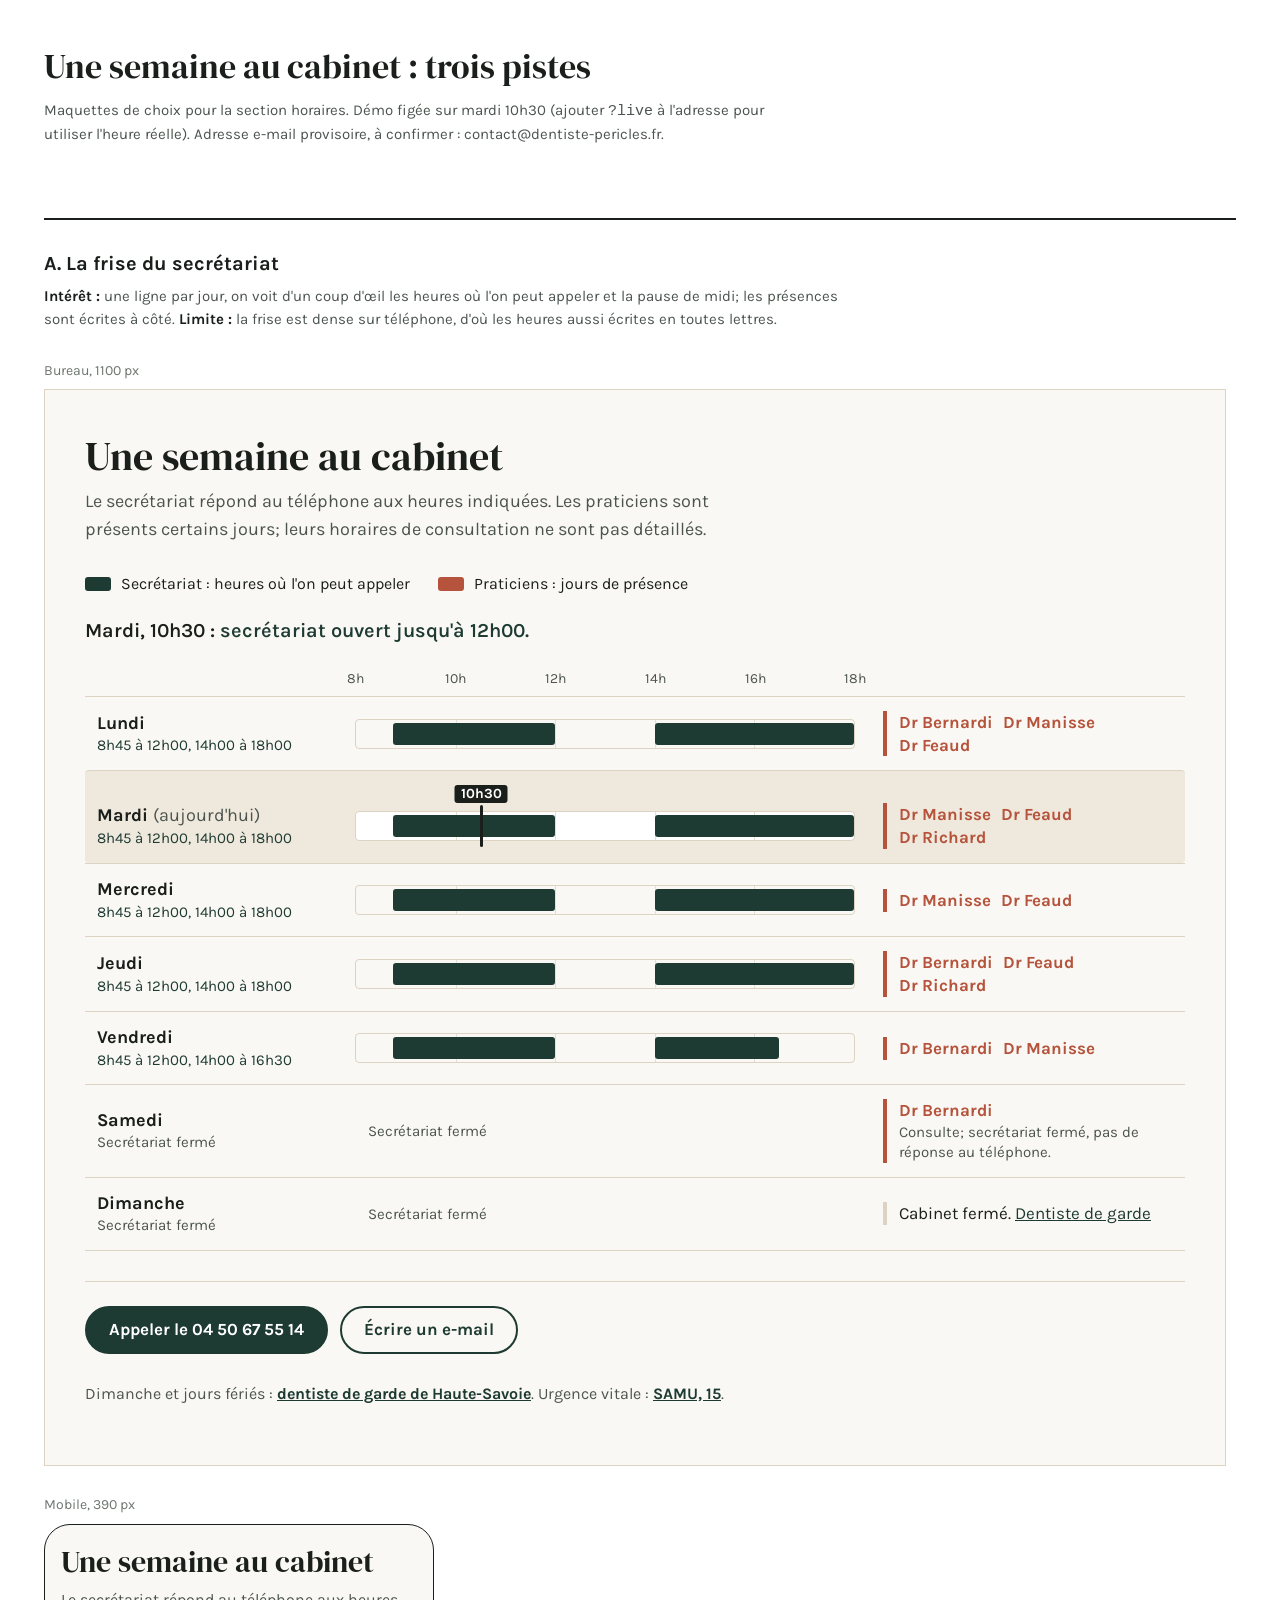
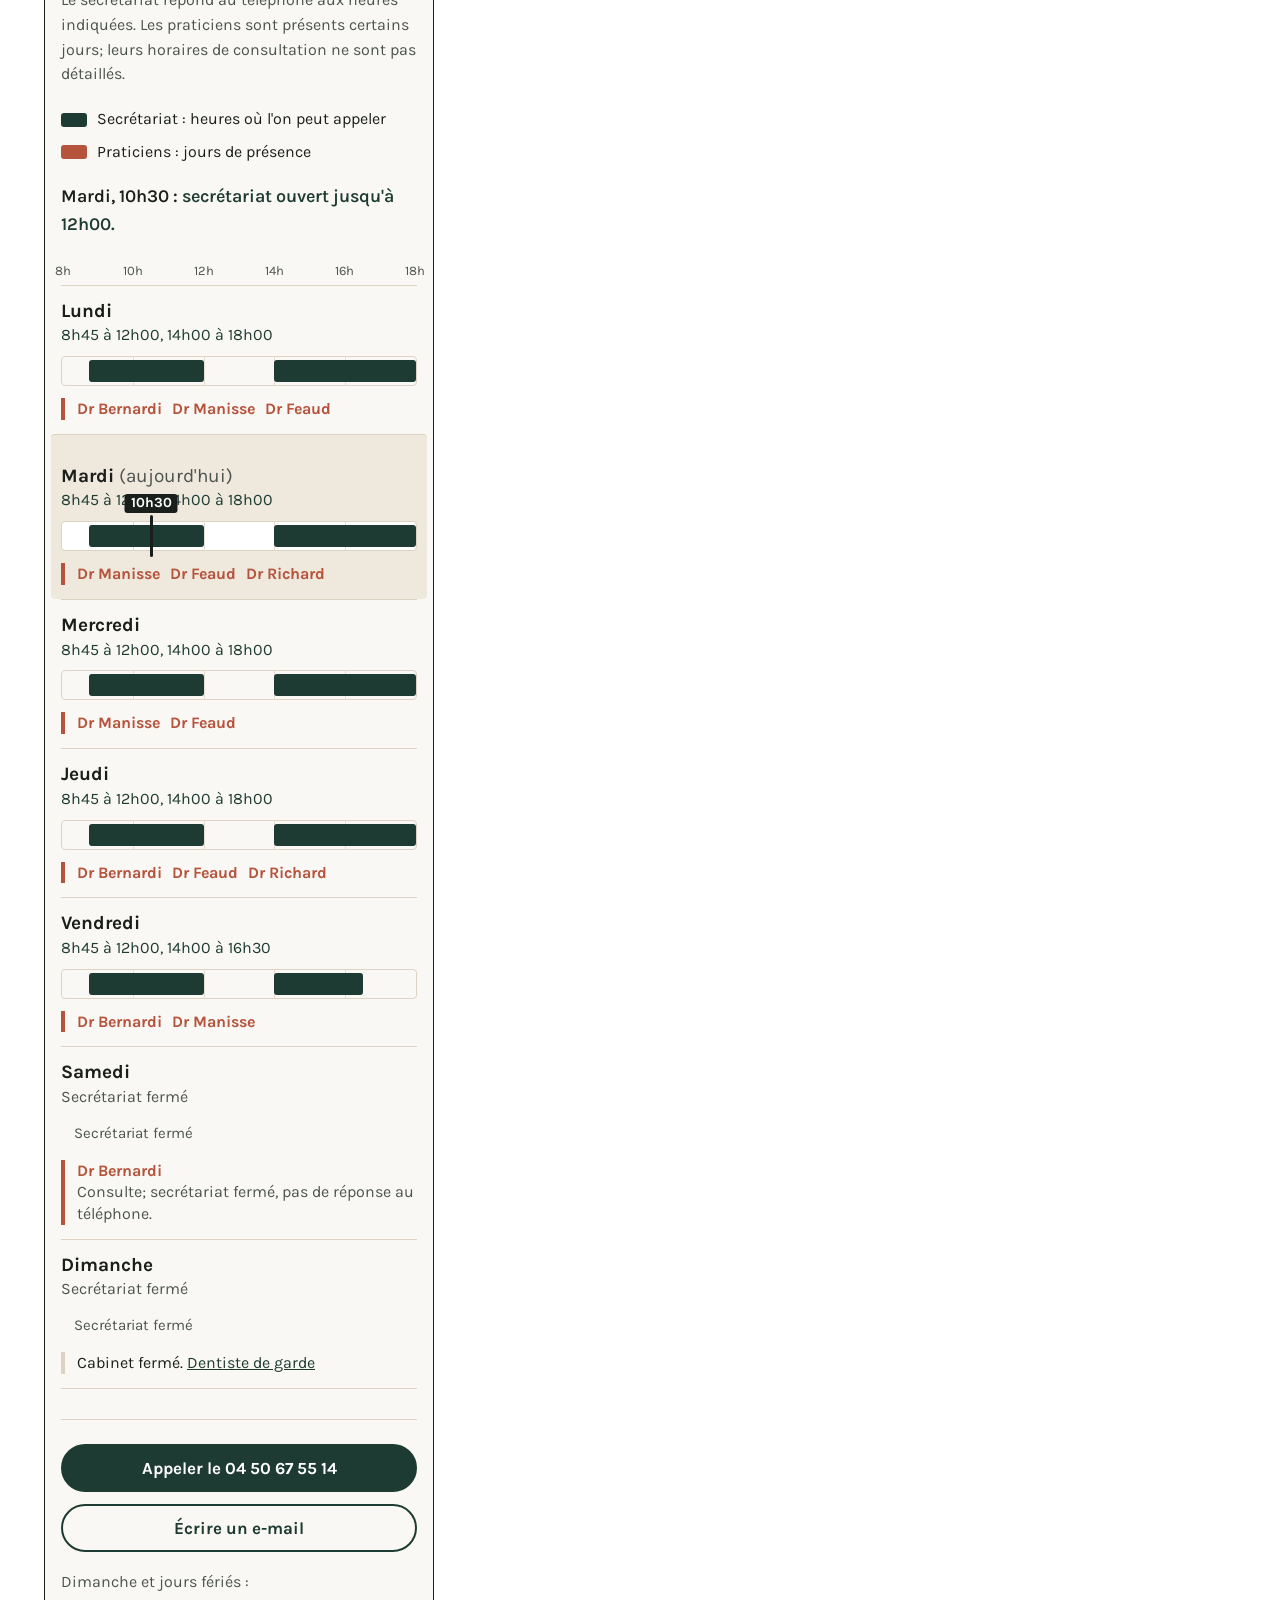
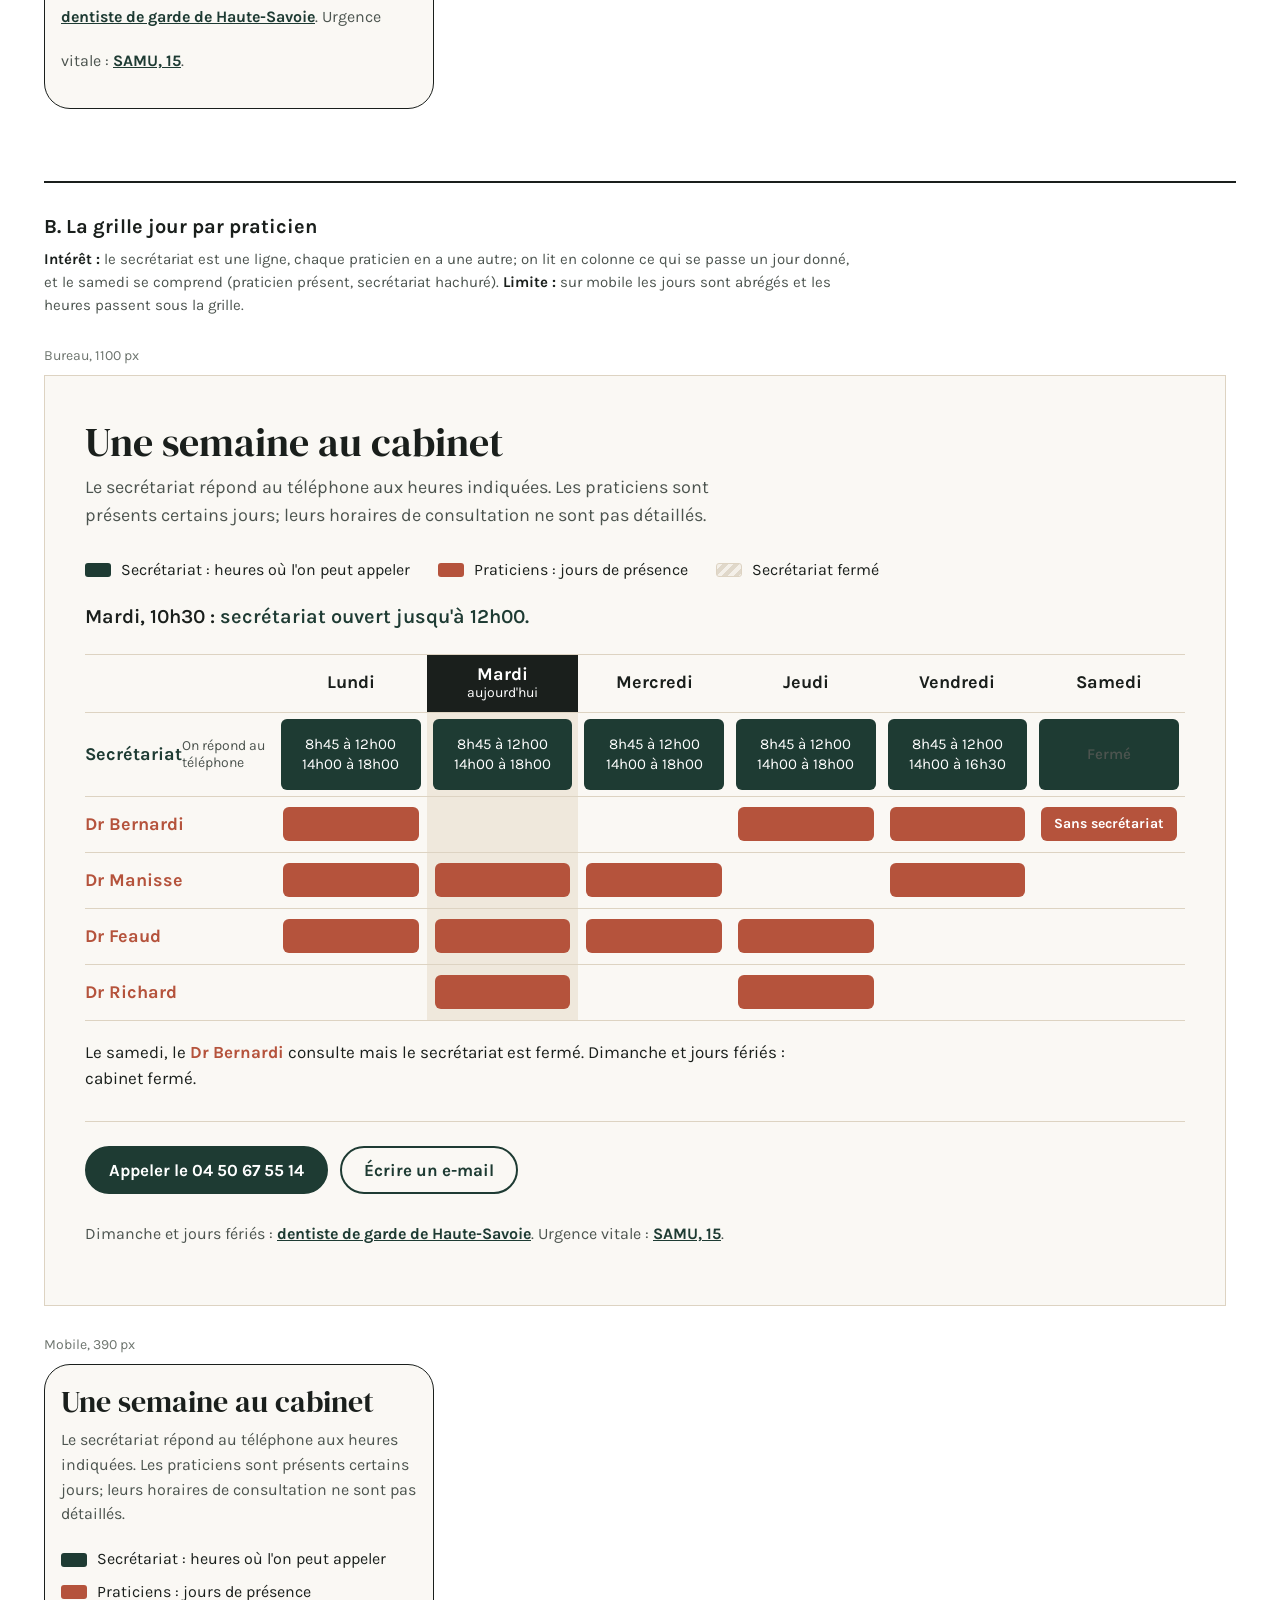
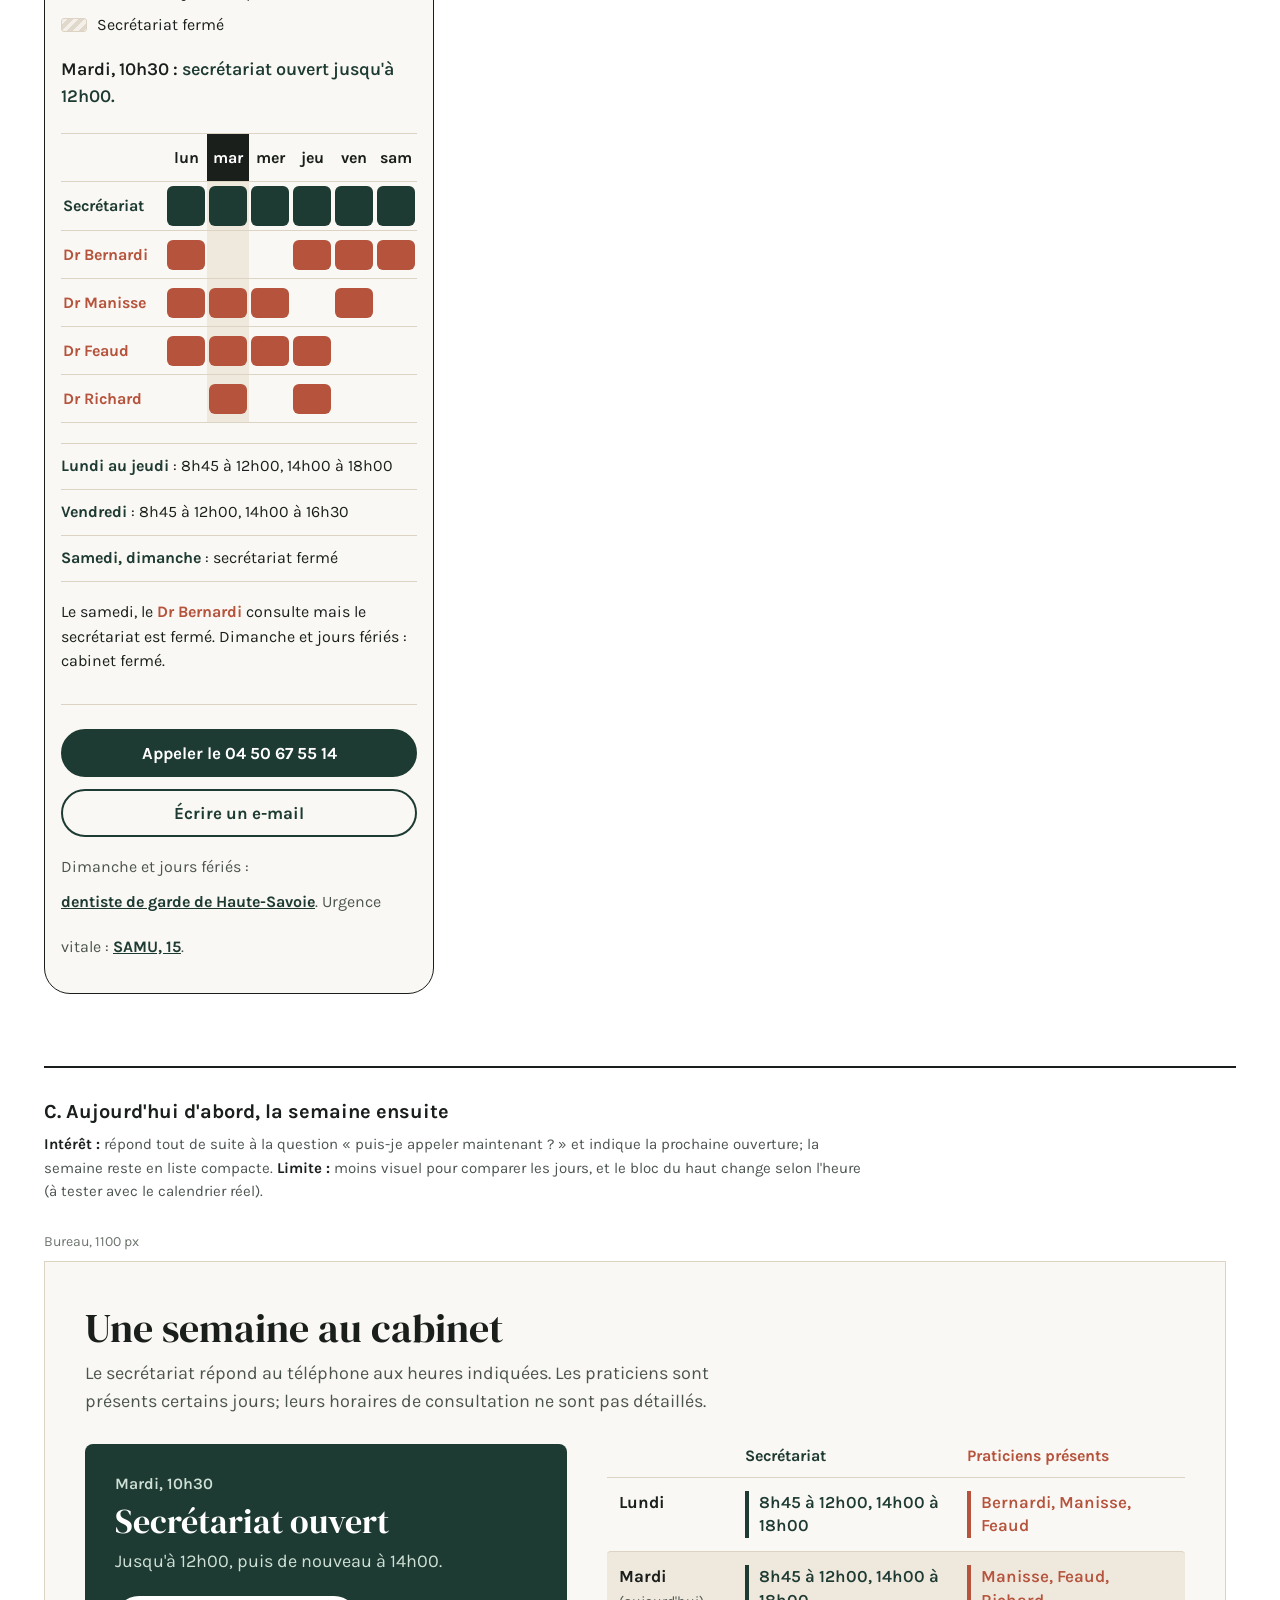
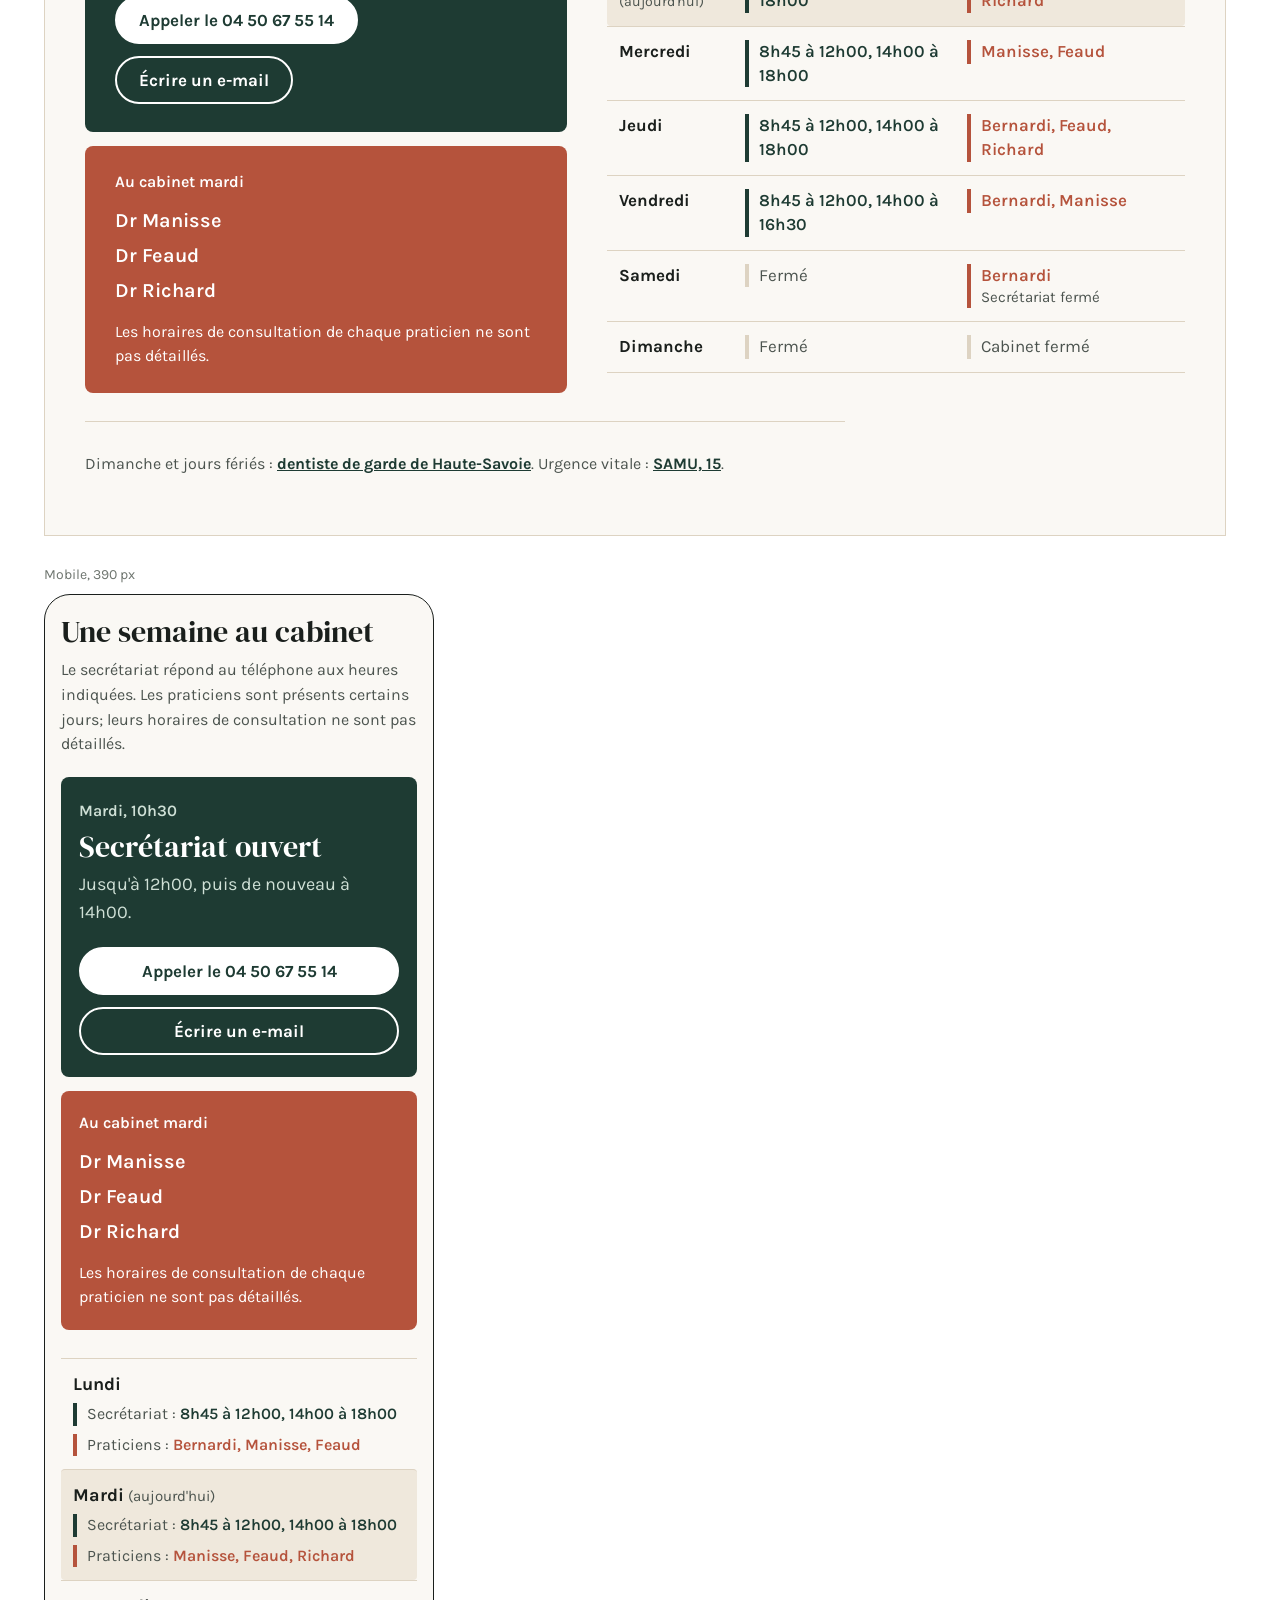
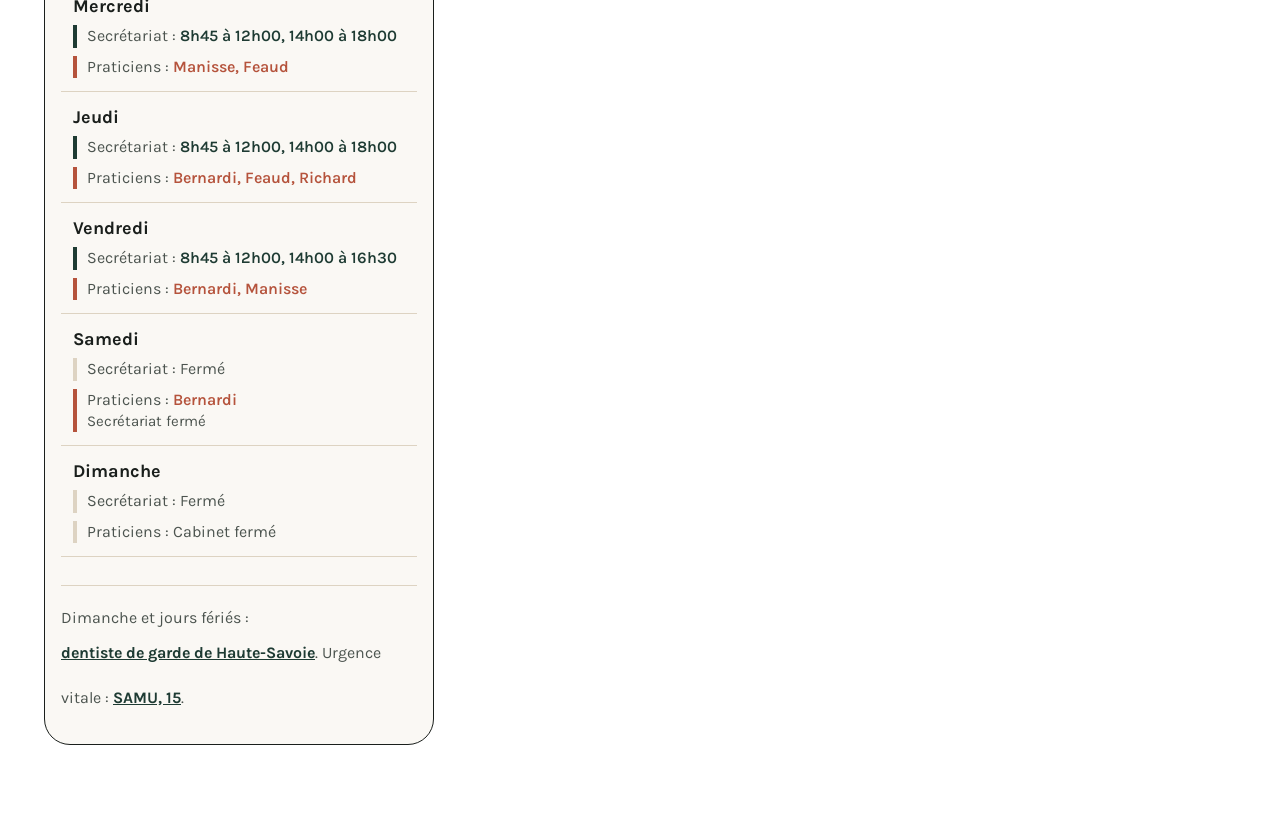
<file: design/maquettes/horaires.html>
<!DOCTYPE html>
<html lang="fr">
<head>
<meta charset="utf-8">
<meta name="viewport" content="width=device-width, initial-scale=1">
<meta name="robots" content="noindex">
<title>Maquettes : Une semaine au cabinet</title>
<link rel="preconnect" href="https://fonts.googleapis.com">
<link rel="preconnect" href="https://fonts.gstatic.com" crossorigin>
<link rel="stylesheet" href="https://fonts.googleapis.com/css2?family=DM+Serif+Display:ital@0;1&family=Karla:wght@400;500;600;700&display=swap">
<style>
:root{--deep:#1E3B33;--deep-rgb:30,59,51;--deep2:#4E6E62;--deep3:#33554B;--deepH:#2B5246;--onDeep:#CFE0D6;--mid:#8FAE9A;--sand:#EFE8DC;--sand3:#D9C9A8;--panel:#F4EFE6;--line:#DDD3C2;--line2:#E6DED0;--paper:#FAF8F4;--warm:#B5533C;--ink:#1A1F1C;--muted:#4C544F;--muted2:#6E756F}
*{box-sizing:border-box}
body{margin:0;background:#fff;color:var(--ink);font-family:'Karla','Segoe UI',system-ui,sans-serif;font-size:18px;line-height:1.55}
a{color:var(--deep)}
.serif{font-family:'DM Serif Display',Georgia,serif;font-weight:400}

/* chrome de la maquette */
.page{max-width:1240px;margin:0 auto;padding:40px 24px 96px}
.top h1{font-family:'DM Serif Display',Georgia,serif;font-weight:400;font-size:34px;margin:0 0 6px}
.top p{margin:0;color:var(--muted);font-size:15px;max-width:760px}
.variant{margin-top:72px;padding-top:28px;border-top:2px solid var(--ink)}
.vhead{display:flex;gap:20px;align-items:baseline;flex-wrap:wrap}
.vhead h2{margin:0;font-size:20px;font-weight:700}
.vnote{margin:6px 0 0;color:var(--muted);font-size:15px;max-width:820px}
.vnote b{color:var(--ink)}
.vlabel{margin:28px 0 8px;font-size:14px;color:var(--muted2)}
.desk{width:1100px;max-width:none;padding:44px 40px 48px;box-sizing:content-box;background:var(--paper);border:1px solid var(--line)}
.phone{width:390px;padding:20px 16px 24px;background:var(--paper);border:1px solid var(--ink);border-radius:26px}
.demo{container-type:inline-size}

/* composants du site */
.sec-title{font-family:'DM Serif Display',Georgia,serif;font-weight:400;font-size:40px;line-height:1.1;margin:0 0 10px}
.sec-lead{margin:0 0 28px;color:var(--muted);max-width:640px}
.legend{display:flex;flex-wrap:wrap;gap:8px 28px;margin:0 0 18px;padding:0;list-style:none;font-size:16px}
.legend li{display:flex;align-items:center;gap:10px}
.sw{display:inline-block;width:26px;height:14px;border-radius:3px;flex:none}
.sw.s{background:var(--deep)}
.sw.p{background:var(--warm)}
.sw.c{background:repeating-linear-gradient(135deg,#F4F0E9 0 4px,#E0D8CA 4px 8px);border:1px solid var(--line)}
.status{margin:0 0 22px;font-size:20px;font-weight:600}
.status em{font-style:normal;color:var(--deep)}
.hatch{background:repeating-linear-gradient(135deg,#F4F0E9 0 6px,#E6DFD3 6px 12px)}
.sr{position:absolute;width:1px;height:1px;overflow:hidden;clip:rect(0 0 0 0);white-space:nowrap}

.contact{margin-top:30px;padding-top:24px;border-top:1px solid var(--line)}
.btns{display:flex;flex-wrap:wrap;gap:12px}
.btn{display:inline-flex;align-items:center;justify-content:center;min-height:48px;padding:0 22px;border-radius:999px;font:inherit;font-weight:700;font-size:17px;text-decoration:none;border:2px solid var(--deep);transition:background-color .15s ease}
.btn.fill{background:var(--deep);color:#fff}
.btn.fill:hover{background:var(--deepH)}
.btn.line{background:transparent;color:var(--deep)}
.btn.line:hover{background:var(--sand)}
.btn:focus-visible,a:focus-visible{outline:3px solid var(--ink);outline-offset:3px}
.urg{margin:18px 0 0;color:var(--muted);font-size:16px;max-width:760px}
.urg a{font-weight:700;display:inline-block;padding:10px 0}

/* A : frise */
.a-axis,.a-row{display:grid;grid-template-columns:230px 1fr 290px;column-gap:28px;align-items:center}
.a-axis{padding:0 12px 6px}
.a-ticks{position:relative;height:22px;font-size:14px;color:var(--muted)}
.a-ticks span{position:absolute;top:0;transform:translateX(-50%)}
.a-row{padding:14px 12px;border-top:1px solid var(--line)}
.a-row:last-child{border-bottom:1px solid var(--line)}
.a-row[data-today="true"]{background:var(--sand);padding-top:32px;border-radius:4px}
.a-day{font-weight:700;font-size:18px;line-height:1.25}
.a-h{display:block;font-weight:400;font-size:15px;color:var(--deep);line-height:1.3;margin-top:2px}
.a-h.off{color:var(--muted)}
.a-track{position:relative;height:30px;background:var(--paper);border:1px solid var(--line);border-radius:4px}
.a-row[data-today="true"] .a-track{background:#fff}
.a-track .grid{position:absolute;top:0;bottom:0;width:1px;background:var(--line2)}
.a-track .bar{position:absolute;top:3px;bottom:3px;background:var(--deep);border-radius:3px}
.a-track.closed{border-color:transparent}
.a-track.closed span.t{position:absolute;left:12px;top:0;line-height:28px;font-size:15px;color:var(--muted)}
.a-now{position:absolute;top:-7px;bottom:-7px;width:3px;background:var(--ink);border-radius:2px;z-index:2}
.a-now b{position:absolute;bottom:100%;left:50%;transform:translateX(-50%);margin-bottom:2px;font-size:14px;line-height:1.2;background:var(--ink);color:#fff;padding:1px 6px;border-radius:3px;white-space:nowrap}
.a-pro{border-left:4px solid var(--warm);padding-left:12px;font-size:17px;line-height:1.35}
.a-pro.none{border-left-color:var(--line)}
.a-pro .n{color:var(--warm);font-weight:700;white-space:nowrap;margin-right:10px;display:inline-block}
.a-pro small{display:block;font-size:15px;color:var(--muted)}

/* B : grille jour par praticien */
.b-grid{display:grid;grid-template-columns:190px repeat(6,1fr);border-top:1px solid var(--line)}
.b-grid>*{border-bottom:1px solid var(--line);min-height:56px;display:flex;align-items:center;padding:6px 8px}
.b-h{justify-content:center;text-align:center;font-weight:700;flex-direction:column;line-height:1.2;min-height:58px}
.b-h small{font-weight:400;font-size:14px}
.b-h[data-today="true"]{background:var(--ink);color:#fff}
.b-h .ab{display:none}
.b-lab{font-weight:700;padding-left:0;line-height:1.25}
.b-lab small{display:block;font-weight:400;font-size:14px;color:var(--muted)}
.b-lab.s{color:var(--deep)}
.b-lab.p{color:var(--warm)}
.b-cell[data-today="true"]{background:var(--sand)}
.b-sec{min-height:84px;padding:6px}
.b-sec .blk{width:100%;height:100%;min-height:70px;background:var(--deep);color:#fff;border-radius:6px;display:flex;flex-direction:column;align-items:center;justify-content:center;font-size:15px;line-height:1.35;text-align:center}
.b-sec .blk.off{color:var(--muted);font-weight:600}
.b-pro .on{width:100%;height:34px;background:var(--warm);border-radius:6px;color:#fff;font-size:14px;font-weight:700;display:flex;align-items:center;justify-content:center;text-align:center;line-height:1.1}
.b-note{margin:18px 0 0;font-size:17px;max-width:760px}
.b-note b{color:var(--warm)}
.b-list{display:none;margin:20px 0 0;padding:0;list-style:none;font-size:16px}
.b-list li{padding:10px 0;border-top:1px solid var(--line)}
.b-list li:last-child{border-bottom:1px solid var(--line)}
.b-list b{color:var(--deep)}

/* C : aujourd'hui + semaine */
.c-wrap{display:grid;grid-template-columns:5fr 6fr;gap:40px;align-items:start}
.c-sec{background:var(--deep);color:#fff;border-radius:8px;padding:28px 30px}
.c-sec h3,.c-pro h3{font-family:'DM Serif Display',Georgia,serif;font-weight:400;font-size:34px;line-height:1.1;margin:0 0 8px}
.c-sec .k,.c-pro .k{margin:0 0 6px;font-size:16px;font-weight:600;color:var(--onDeep)}
.c-sec p{margin:0 0 4px;color:var(--onDeep);font-size:18px}
.c-sec .btns{margin-top:20px}
.c-sec .btn.fill{background:#fff;color:var(--deep);border-color:#fff}
.c-sec .btn.fill:hover{background:var(--sand)}
.c-sec .btn.line{color:#fff;border-color:#fff}
.c-sec .btn.line:hover{background:var(--deep3)}
.c-sec .btn:focus-visible{outline-color:#fff}
.c-pro{background:var(--warm);color:#fff;border-radius:8px;padding:24px 30px;margin-top:14px}
.c-pro .k{color:#fff}
.c-pro ul{margin:8px 0 0;padding:0;list-style:none;font-size:20px;font-weight:600}
.c-pro li{padding:2px 0}
.c-pro p{margin:12px 0 0;font-size:16px}
.c-week{width:100%}
.c-hd,.c-row{display:grid;grid-template-columns:110px 1fr 1fr;column-gap:16px;align-items:start}
.c-hd{padding:0 12px 8px;font-weight:700;font-size:16px}
.c-hd .s{color:var(--deep)}
.c-hd .p{color:var(--warm)}
.c-row{padding:13px 12px;border-top:1px solid var(--line);font-size:17px;line-height:1.4}
.c-row:last-child{border-bottom:1px solid var(--line)}
.c-row[data-today="true"]{background:var(--sand);border-radius:4px}
.c-d{font-weight:700}
.c-s{color:var(--deep);font-weight:600;border-left:4px solid var(--deep);padding-left:10px}
.c-s.off{border-left-color:var(--line);color:var(--muted);font-weight:400}
.c-p{color:var(--warm);font-weight:600;border-left:4px solid var(--warm);padding-left:10px}
.c-p.off{border-left-color:var(--line);color:var(--muted);font-weight:400}
.c-p small,.c-s small{display:block;font-weight:400;font-size:15px;color:var(--muted)}
.c-lab{display:none}

/* version étroite (cadre mobile) : texte 16 px minimum */
@container (max-width:640px){
  .demo{font-size:16px}
  .sec-title{font-size:30px}
  .sec-lead{font-size:16px;margin-bottom:20px}
  .legend{font-size:16px;flex-direction:column;gap:8px}
  .status{font-size:18px}
  .btn{flex:1 1 100%;font-size:17px}
  .urg{font-size:16px}
  /* A */
  .a-axis{display:block;padding:0 0 4px}
  .a-axis>div:first-child,.a-axis>div:last-child{display:none}
  .a-ticks{font-size:13px;height:20px;margin:0 2px}
  .a-row{display:block;padding:14px 0}
  .a-row[data-today="true"]{padding:30px 10px 14px;margin:0 -10px}
  .a-day{font-size:19px}
  .a-h{font-size:16px}
  .a-track{margin:10px 0 12px}
  .a-now b{font-size:14px}
  .a-pro{font-size:16px}
  .a-pro small{font-size:16px}
  /* B */
  .b-grid{grid-template-columns:104px repeat(6,1fr)}
  .b-grid>*{padding:4px 2px;min-height:48px}
  .b-h{min-height:44px;font-size:16px}
  .b-h .fu,.b-h small{display:none}
  .b-h .ab{display:inline}
  .b-lab{font-size:16px}
  .b-lab small{display:none}
  .b-sec{min-height:48px;padding:4px 2px}
  .b-sec .blk{min-height:40px;font-size:0}
  .b-sec .blk .hm{display:none}
  .b-sec .blk.off{font-size:0}
  .b-pro .on{height:30px;font-size:0}
  .b-pro .on .tx{display:none}
  .b-list{display:block}
  .b-note{font-size:16px}
  /* C */
  .c-wrap{grid-template-columns:1fr;gap:28px}
  .c-sec{padding:22px 18px}
  .c-sec h3,.c-pro h3{font-size:30px}
  .c-pro{padding:20px 18px}
  .c-hd{display:none}
  .c-row{display:block;font-size:16px}
  .c-d{margin-bottom:6px;font-size:18px}
  .c-s{margin-bottom:8px}
  .c-lab{display:inline;font-weight:400;font-size:16px;color:var(--muted)}
}
@media (prefers-reduced-motion:reduce){*{transition:none!important;animation:none!important}}
</style>
</head>
<body>
<div class="page">
  <header class="top">
    <h1>Une semaine au cabinet : trois pistes</h1>
    <p>Maquettes de choix pour la section horaires. Démo figée sur mardi 10h30 (ajouter <code>?live</code> à l'adresse pour utiliser l'heure réelle). Adresse e-mail provisoire, à confirmer : contact@dentiste-pericles.fr.</p>
  </header>

  <section class="variant" id="A">
    <div class="vhead"><h2>A. La frise du secrétariat</h2></div>
    <p class="vnote"><b>Intérêt :</b> une ligne par jour, on voit d'un coup d'œil les heures où l'on peut appeler et la pause de midi; les présences sont écrites à côté. <b>Limite :</b> la frise est dense sur téléphone, d'où les heures aussi écrites en toutes lettres.</p>
    <p class="vlabel">Bureau, 1100 px</p>
    <div class="desk"><div class="demo" id="aD"></div></div>
    <p class="vlabel">Mobile, 390 px</p>
    <div class="phone"><div class="demo" id="aM"></div></div>
  </section>

  <section class="variant" id="B">
    <div class="vhead"><h2>B. La grille jour par praticien</h2></div>
    <p class="vnote"><b>Intérêt :</b> le secrétariat est une ligne, chaque praticien en a une autre; on lit en colonne ce qui se passe un jour donné, et le samedi se comprend (praticien présent, secrétariat hachuré). <b>Limite :</b> sur mobile les jours sont abrégés et les heures passent sous la grille.</p>
    <p class="vlabel">Bureau, 1100 px</p>
    <div class="desk"><div class="demo" id="bD"></div></div>
    <p class="vlabel">Mobile, 390 px</p>
    <div class="phone"><div class="demo" id="bM"></div></div>
  </section>

  <section class="variant" id="C">
    <div class="vhead"><h2>C. Aujourd'hui d'abord, la semaine ensuite</h2></div>
    <p class="vnote"><b>Intérêt :</b> répond tout de suite à la question « puis-je appeler maintenant ? » et indique la prochaine ouverture; la semaine reste en liste compacte. <b>Limite :</b> moins visuel pour comparer les jours, et le bloc du haut change selon l'heure (à tester avec le calendrier réel).</p>
    <p class="vlabel">Bureau, 1100 px</p>
    <div class="desk"><div class="demo" id="cD"></div></div>
    <p class="vlabel">Mobile, 390 px</p>
    <div class="phone"><div class="demo" id="cM"></div></div>
  </section>
</div>

<script>
const DAYS = ['Lundi','Mardi','Mercredi','Jeudi','Vendredi','Samedi','Dimanche'];
const AB = ['lun','mar','mer','jeu','ven','sam','dim'];
const LOW = ['lundi','mardi','mercredi','jeudi','vendredi','samedi','dimanche'];
// Secrétariat : créneaux en heures décimales
const S = [
  [[8.75,12],[14,18]], [[8.75,12],[14,18]], [[8.75,12],[14,18]], [[8.75,12],[14,18]],
  [[8.75,12],[14,16.5]], [], []
];
// Praticiens, dans l'ordre demandé (jours de présence, lundi = 0)
const P = [
  {nom:'Dr Bernardi', court:'Bernardi', jours:[0,3,4,5]},
  {nom:'Dr Manisse',  court:'Manisse',  jours:[0,1,2,4]},
  {nom:'Dr Feaud',    court:'Feaud',    jours:[0,1,2,3]},
  {nom:'Dr Richard',  court:'Richard',  jours:[1,3]}
];
const TEL = '04 50 67 55 14', TELH = 'tel:+33450675514';
const MAIL = 'contact@dentiste-pericles.fr';
const GARDE = 'https://www.maisondentaire74.fr/service-de-garde/';

// Aujourd'hui : figé sur mardi 10h30, sauf avec ?live
let NOW = {d:1, h:10.5};
if (location.search.includes('live')) { const n = new Date(); NOW = {d:(n.getDay()+6)%7, h:n.getHours()+n.getMinutes()/60}; }

const hm = h => { const H = Math.floor(h), M = Math.round((h-H)*60); return H+'h'+String(M).padStart(2,'0'); };
const slotsTxt = d => S[d].map(([a,b]) => hm(a)+' à '+hm(b)).join(' et ');
const slotsLine = d => S[d].length ? S[d].map(([a,b]) => hm(a)+' à '+hm(b)).join(', ') : 'Fermé';
const pros = d => P.filter(p => p.jours.includes(d));

function status(){
  const {d,h} = NOW;
  const cur = S[d].find(([a,b]) => h>=a && h<b);
  const nxt = (() => {
    for (let k=0;k<=7;k++){
      const dd=(d+k)%7;
      for (const [a] of S[dd]) if (k>0 || a>h) return {k,dd,a};
    }
  })();
  const when = n => n.k===0 ? "aujourd'hui à "+hm(n.a) : n.k===1 ? 'demain à '+hm(n.a) : LOW[n.dd]+' à '+hm(n.a);
  if (cur){
    const idx = S[d].indexOf(cur), after = S[d][idx+1];
    return {open:true, title:'Secrétariat ouvert', short:'ouvert jusqu\'à '+hm(cur[1]),
      sub: after ? 'Jusqu\'à '+hm(cur[1])+', puis de nouveau à '+hm(after[0])+'.' : 'Jusqu\'à '+hm(cur[1])+'.'};
  }
  return {open:false, title:'Secrétariat fermé', short:'fermé', sub:'Prochaine ouverture : '+when(nxt)+'.'};
}
const ST = status();
const todayWord = LOW[NOW.d];

const legend = (extra) => `<ul class="legend">
  <li><span class="sw s"></span>Secrétariat : heures où l'on peut appeler</li>
  <li><span class="sw p"></span>Praticiens : jours de présence</li>${extra||''}
</ul>`;

const contact = () => `<div class="contact">
  <div class="btns">
    <a class="btn fill" href="${TELH}">Appeler le ${TEL}</a>
    <a class="btn line" href="mailto:${MAIL}">Écrire un e-mail</a>
  </div>
  <p class="urg">Dimanche et jours fériés : <a href="${GARDE}">dentiste de garde de Haute-Savoie</a>. Urgence vitale : <a href="tel:15">SAMU, 15</a>.</p>
</div>`;

const head = () => `<h3 class="sec-title">Une semaine au cabinet</h3>
<p class="sec-lead">Le secrétariat répond au téléphone aux heures indiquées. Les praticiens sont présents certains jours; leurs horaires de consultation ne sont pas détaillés.</p>`;

/* ---------- A ---------- */
function renderA(){
  const R = [8,18], pct = h => ((h-R[0])/(R[1]-R[0])*100);
  const ticks = [8,10,12,14,16,18].map(h => `<span style="left:${pct(h)}%">${h}h</span>`).join('');
  const grid = [10,12,14,16].map(h => `<i class="grid" style="left:${pct(h)}%"></i>`).join('');
  const rows = DAYS.map((nom,d) => {
    const today = d===NOW.d;
    const closed = !S[d].length;
    const bars = S[d].map(([a,b]) => `<i class="bar" style="left:${pct(a)}%;width:${pct(b)-pct(a)}%"></i>`).join('');
    const now = today ? `<span class="a-now" style="left:calc(${pct(NOW.h)}% - 1px)"><b>${hm(NOW.h)}</b></span>` : '';
    const track = closed
      ? `<div class="a-track closed hatch" role="img" aria-label="${nom} : secrétariat fermé"><span class="t">Secrétariat fermé</span></div>`
      : `<div class="a-track" role="img" aria-label="${nom} : secrétariat ${slotsTxt(d)}">${grid}${bars}${now}</div>`;
    let pro;
    const list = pros(d);
    if (d===5) pro = `<div class="a-pro"><span class="n">Dr Bernardi</span><small>Consulte; secrétariat fermé, pas de réponse au téléphone.</small></div>`;
    else if (d===6) pro = `<div class="a-pro none">Cabinet fermé. <a href="${GARDE}">Dentiste de garde</a></div>`;
    else pro = `<div class="a-pro">${list.map(p=>`<span class="n">${p.nom}</span>`).join('')}</div>`;
    return `<li class="a-row" ${today?'data-today="true"':''} style="list-style:none">
      <div class="a-day">${nom}${today?' <span style="font-weight:400;color:var(--muted)">(aujourd\'hui)</span>':''}<span class="a-h ${closed?'off':''}">${closed?'Secrétariat fermé':slotsLine(d)}</span></div>
      ${track}${pro}</li>`;
  }).join('');
  return `${head()}${legend()}
  <p class="status">${todayWord[0].toUpperCase()+todayWord.slice(1)}, ${hm(NOW.h)} : <em>secrétariat ${ST.short}.</em></p>
  <div class="a-axis"><div></div><div class="a-ticks" aria-hidden="true">${ticks}</div><div></div></div>
  <ul style="margin:0;padding:0">${rows}</ul>${contact()}`;
}

/* ---------- B ---------- */
function renderB(){
  const cols = [0,1,2,3,4,5];
  let h = `<div class="b-grid"><div></div>` + cols.map(d =>
    `<div class="b-h" data-today="${d===NOW.d}"><span class="fu">${DAYS[d]}</span><span class="ab">${AB[d]}</span>${d===NOW.d?'<small>aujourd\'hui</small>':''}</div>`).join('');
  // secrétariat
  h += `<div class="b-lab s">Secrétariat<small>On répond au téléphone</small></div>` + cols.map(d => {
    const t = d===NOW.d;
    if (!S[d].length) return `<div class="b-cell b-sec" data-today="${t}"><div class="blk off hatch" aria-label="${DAYS[d]} : secrétariat fermé"><span class="hm">Fermé</span><span class="sr">secrétariat fermé</span></div></div>`;
    return `<div class="b-cell b-sec" data-today="${t}"><div class="blk" aria-label="${DAYS[d]} : secrétariat ${slotsTxt(d)}"><span class="hm">${S[d].map(([a,b])=>hm(a)+' à '+hm(b)).join('</span><span class="hm">')}</span></div></div>`;
  }).join('');
  // praticiens
  P.forEach(p => {
    h += `<div class="b-lab p">${p.nom}</div>` + cols.map(d => {
      const t = d===NOW.d, on = p.jours.includes(d);
      const txt = (d===5 && on) ? '<span class="tx">Sans secrétariat</span>' : '';
      return `<div class="b-cell b-pro" data-today="${t}">${on?`<div class="on" aria-label="${p.nom} présent ${LOW[d]}">${txt}<span class="sr">présent</span></div>`:'<span class="sr">absent</span>'}</div>`;
    }).join('');
  });
  h += `</div>`;
  const list = `<ul class="b-list"><li><b>Lundi au jeudi</b> : 8h45 à 12h00, 14h00 à 18h00</li><li><b>Vendredi</b> : 8h45 à 12h00, 14h00 à 16h30</li><li><b>Samedi, dimanche</b> : secrétariat fermé</li></ul>`;
  return `${head()}${legend('<li><span class="sw c"></span>Secrétariat fermé</li>')}
  <p class="status">${todayWord[0].toUpperCase()+todayWord.slice(1)}, ${hm(NOW.h)} : <em>secrétariat ${ST.short}.</em></p>
  ${h}${list}
  <p class="b-note">Le samedi, le <b>Dr Bernardi</b> consulte mais le secrétariat est fermé. Dimanche et jours fériés : cabinet fermé.</p>${contact()}`;
}

/* ---------- C ---------- */
function renderC(){
  const here = pros(NOW.d);
  const rows = DAYS.map((nom,d) => {
    const closed = !S[d].length;
    const list = pros(d);
    let p;
    if (d===5) p = `<div class="c-p"><span class="c-lab">Praticiens : </span>Bernardi<small>Secrétariat fermé</small></div>`;
    else if (d===6) p = `<div class="c-p off"><span class="c-lab">Praticiens : </span>Cabinet fermé</div>`;
    else p = `<div class="c-p"><span class="c-lab">Praticiens : </span>${list.map(x=>x.court).join(', ')}</div>`;
    const s = closed ? `<div class="c-s off"><span class="c-lab">Secrétariat : </span>Fermé</div>`
      : `<div class="c-s"><span class="c-lab">Secrétariat : </span>${slotsLine(d)}</div>`;
    return `<li class="c-row" ${d===NOW.d?'data-today="true"':''} style="list-style:none"><div class="c-d">${nom}${d===NOW.d?'<small style="font-weight:400;color:var(--muted)"> (aujourd\'hui)</small>':''}</div>${s}${p}</li>`;
  }).join('');
  return `${head()}
  <div class="c-wrap">
    <div>
      <div class="c-sec">
        <p class="k">${todayWord[0].toUpperCase()+todayWord.slice(1)}, ${hm(NOW.h)}</p>
        <h3>${ST.title}</h3>
        <p>${ST.sub}</p>
        <div class="btns"><a class="btn fill" href="${TELH}">Appeler le ${TEL}</a><a class="btn line" href="mailto:${MAIL}">Écrire un e-mail</a></div>
      </div>
      <div class="c-pro">
        <p class="k">Au cabinet ${todayWord}</p>
        <ul>${here.map(p=>`<li>${p.nom}</li>`).join('')}</ul>
        <p>Les horaires de consultation de chaque praticien ne sont pas détaillés.</p>
      </div>
    </div>
    <div class="c-week">
      <div class="c-hd"><div></div><div class="s">Secrétariat</div><div class="p">Praticiens présents</div></div>
      <ul style="margin:0;padding:0">${rows}</ul>
    </div>
  </div>
  <p class="urg" style="margin-top:28px;padding-top:20px;border-top:1px solid var(--line)">Dimanche et jours fériés : <a href="${GARDE}">dentiste de garde de Haute-Savoie</a>. Urgence vitale : <a href="tel:15">SAMU, 15</a>.</p>`;
}

const out = {A:renderA(), B:renderB(), C:renderC()};
for (const k of ['A','B','C']){
  document.getElementById(k.toLowerCase()+'D').innerHTML = out[k];
  document.getElementById(k.toLowerCase()+'M').innerHTML = out[k];
}
</script>
</body>
</html>
</file>
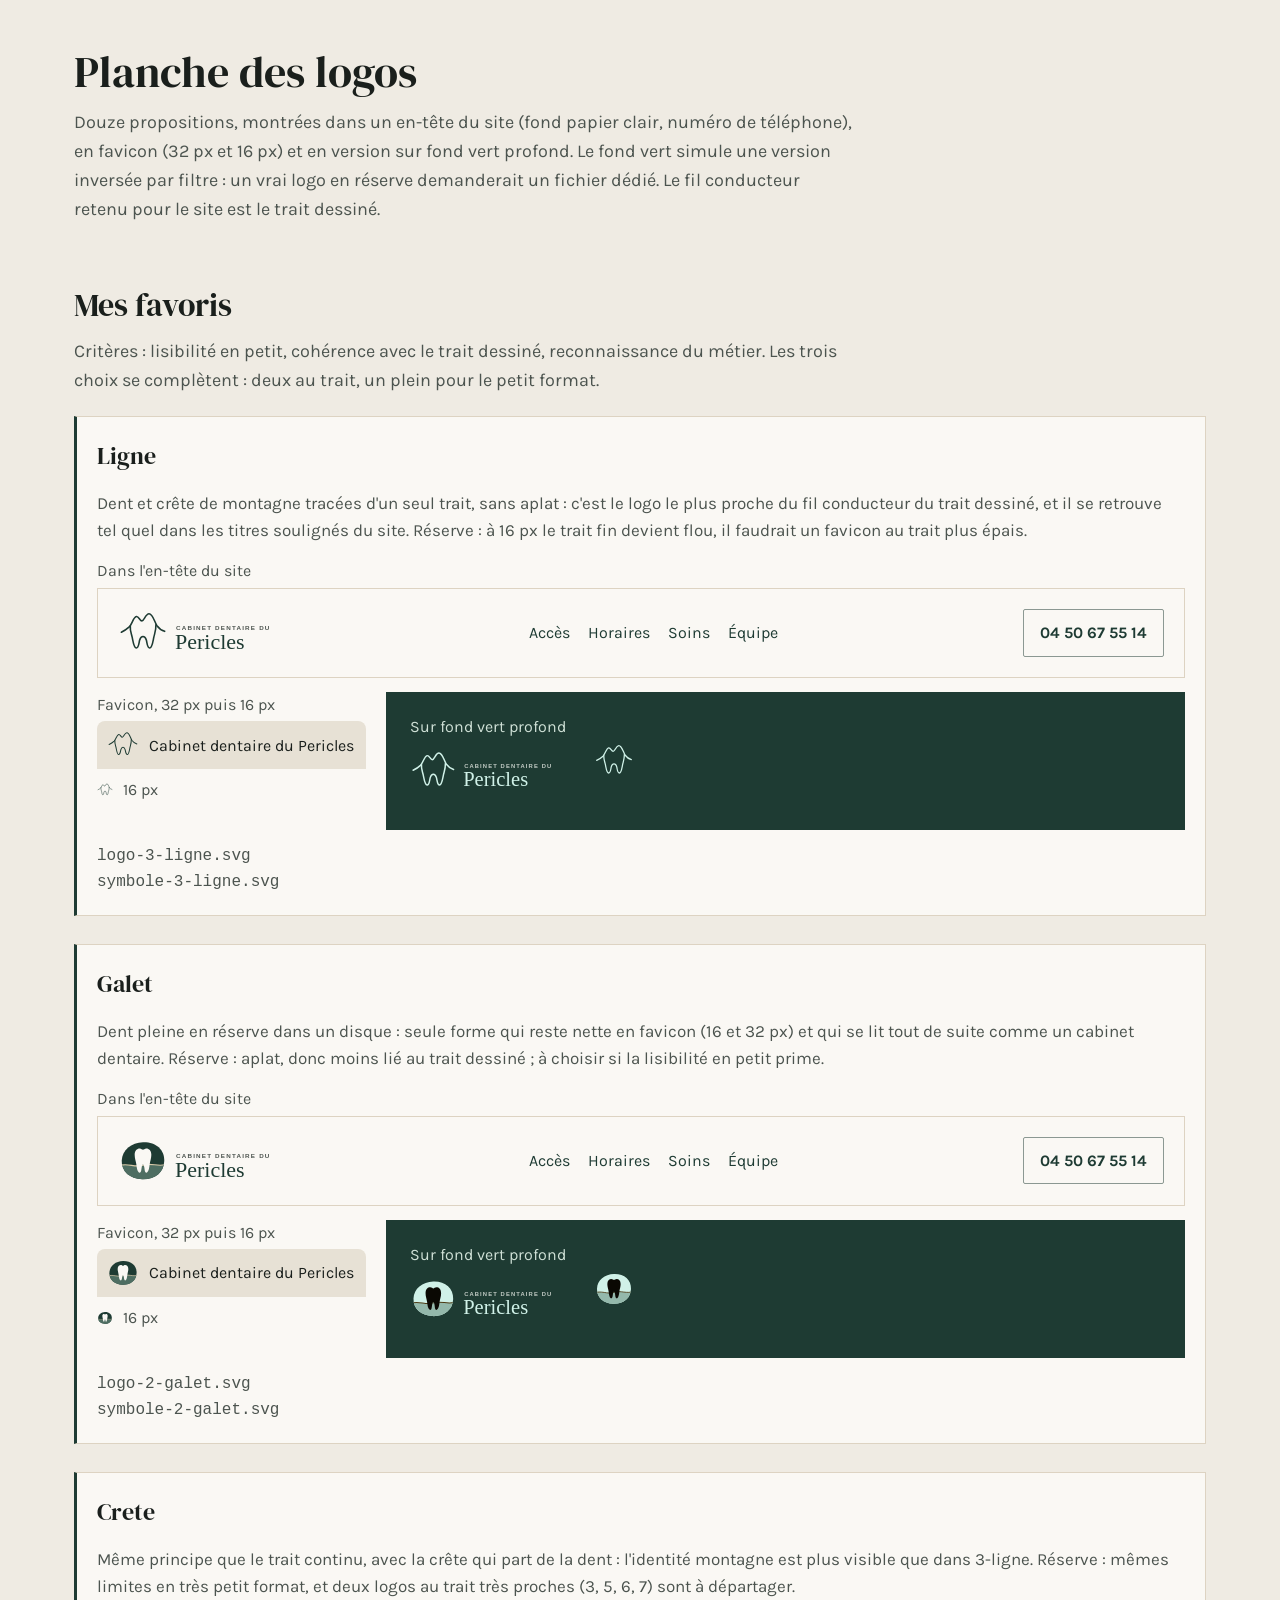
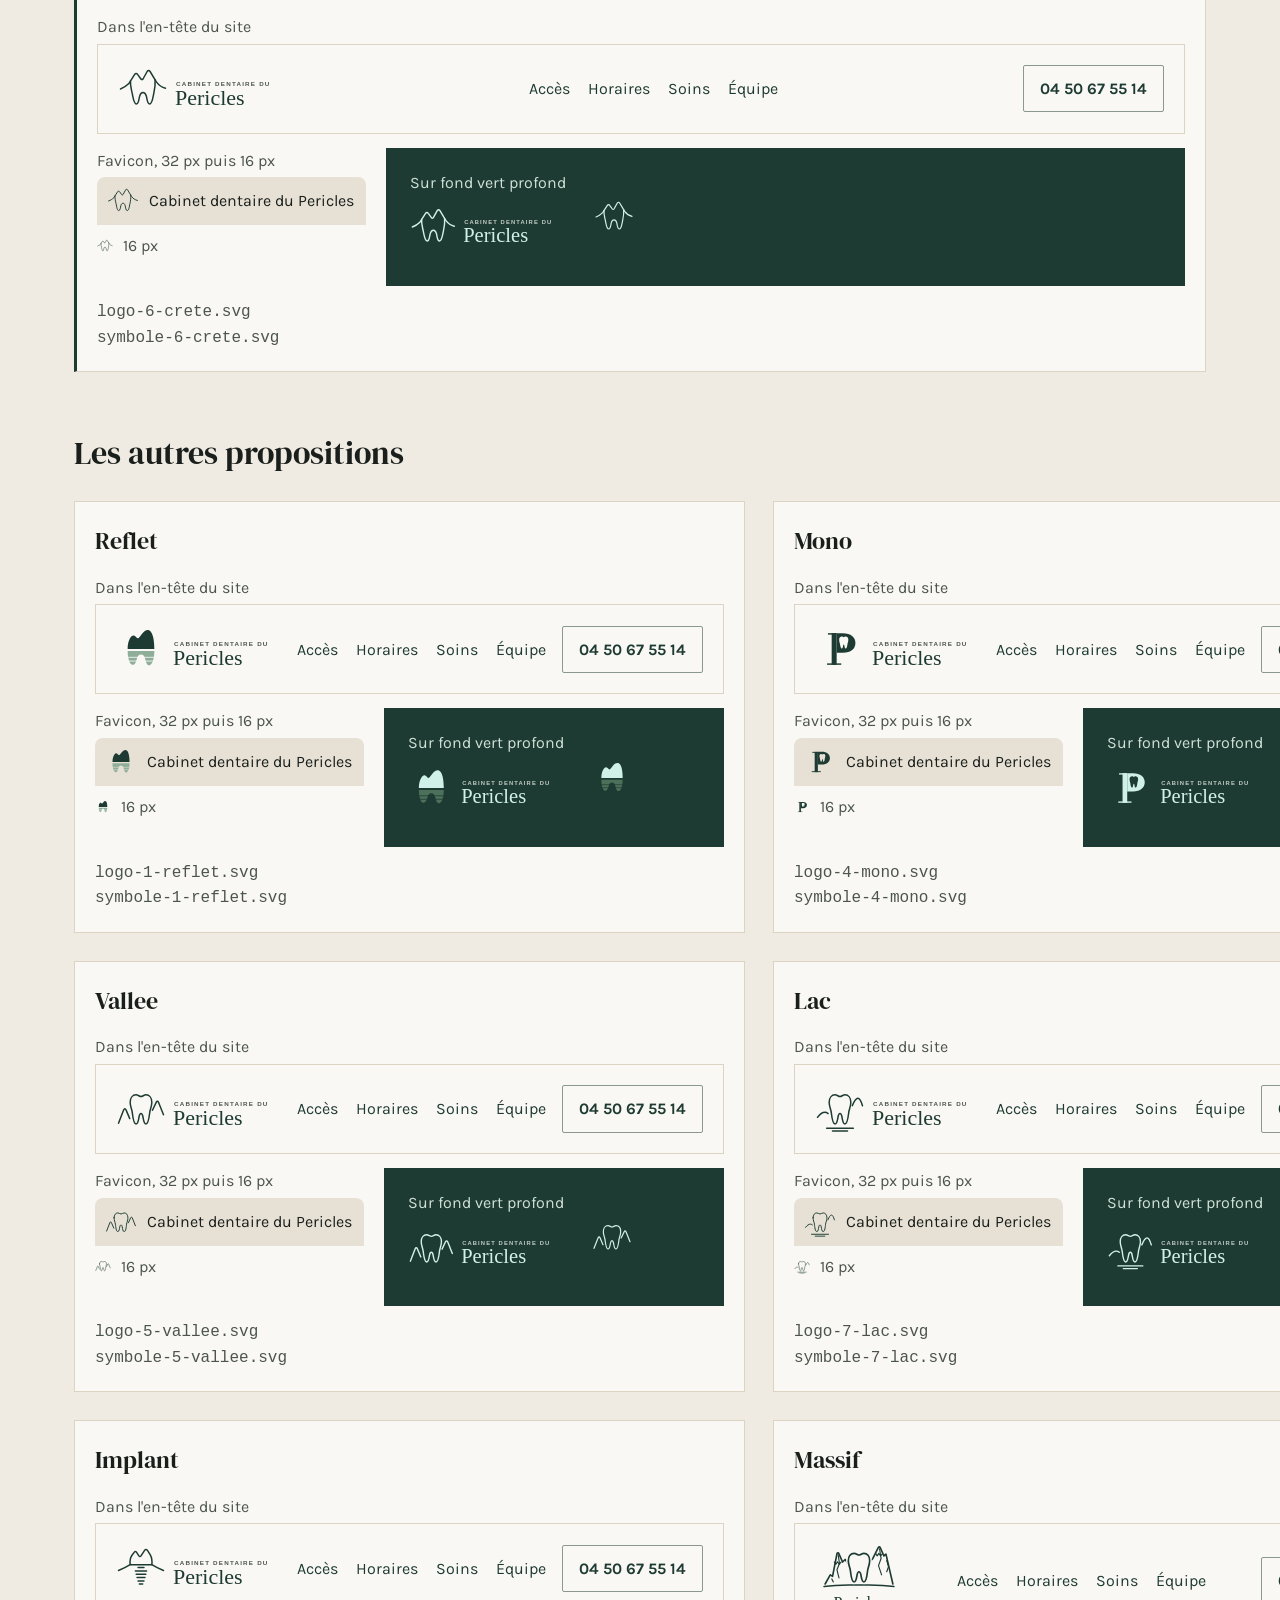
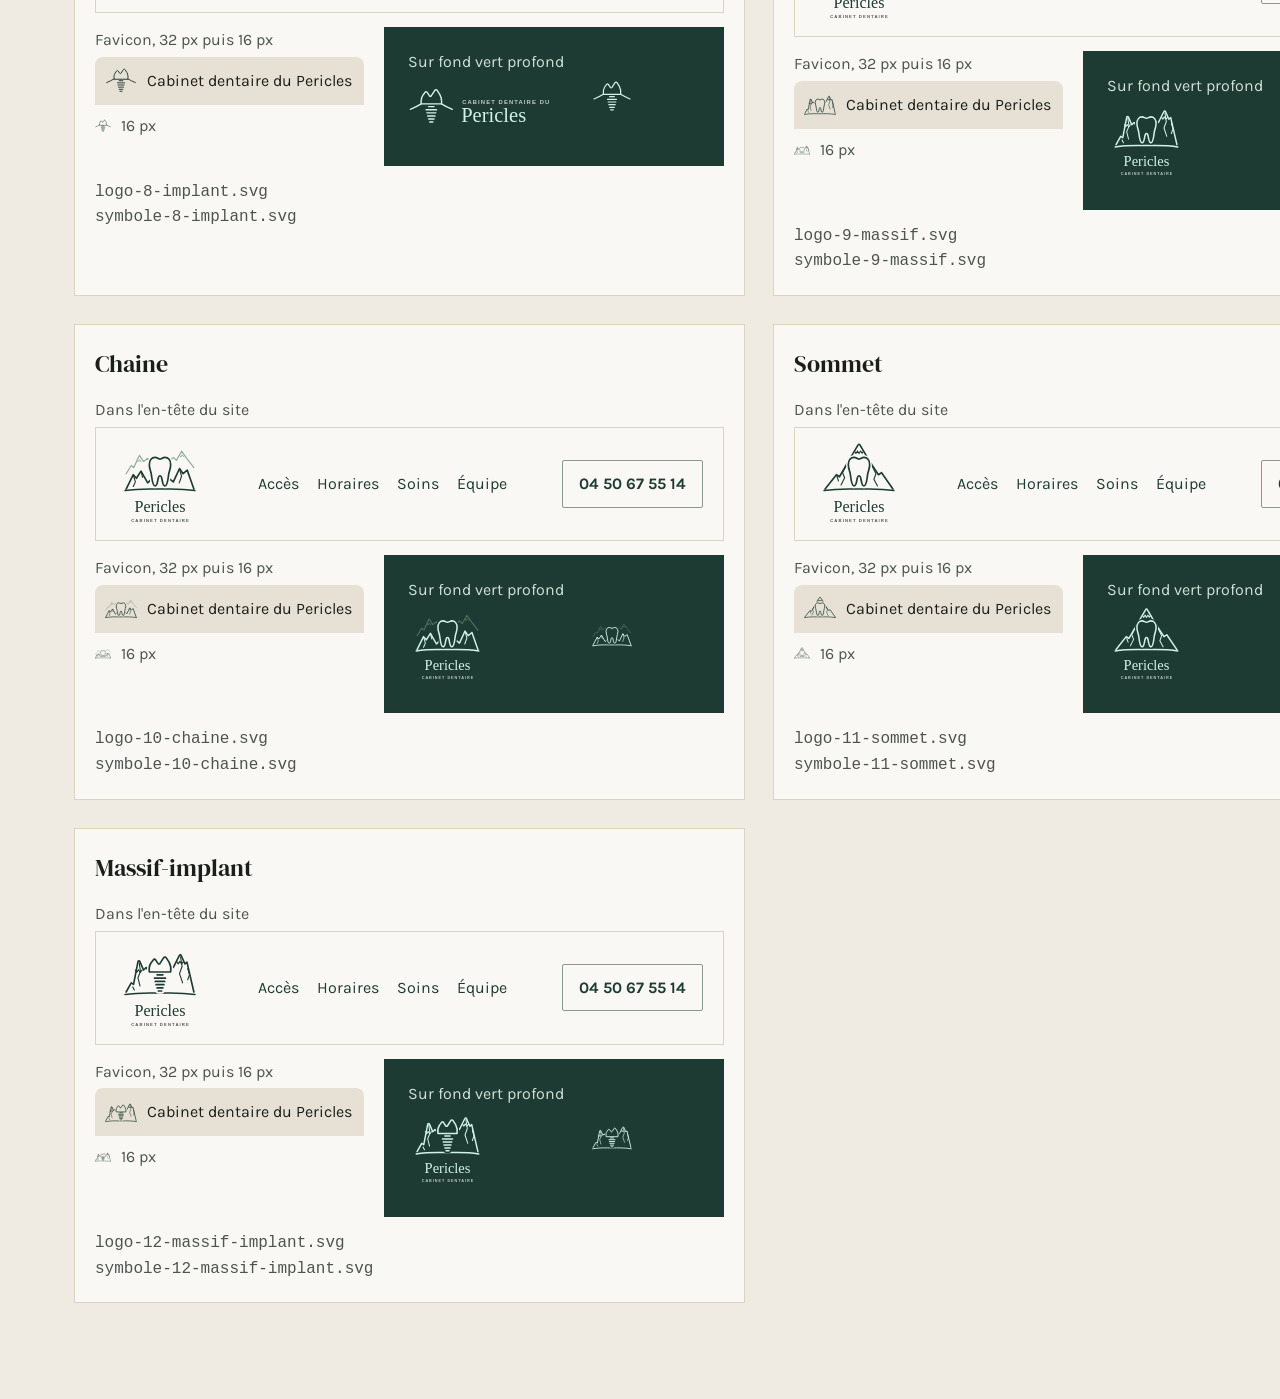
<file: design/maquettes/logos.html>
<!DOCTYPE html>
<html lang="fr">
<head>
<meta charset="utf-8">
<meta name="viewport" content="width=device-width, initial-scale=1">
<meta name="robots" content="noindex">
<title>Maquette : planche des logos</title>
<link rel="preconnect" href="https://fonts.googleapis.com">
<link rel="preconnect" href="https://fonts.gstatic.com" crossorigin>
<link rel="stylesheet" href="https://fonts.googleapis.com/css2?family=DM+Serif+Display:ital@0;1&family=Karla:wght@400;500;600;700&display=swap">
<style>
:root{--deep:#1E3B33;--deep-rgb:30,59,51;--deep2:#4E6E62;--onDeep:#CFE0D6;--mid:#8FAE9A;--sand:#EFE8DC;--line:#DDD3C2;--paper:#FAF8F4;--paper-rgb:250,248,244;--ink:#1A1F1C;--muted:#4C544F;--muted2:#6E756F}
*{box-sizing:border-box}
body{margin:0;background:#EFEBE3;color:var(--ink);font-family:'Karla','Segoe UI',system-ui,sans-serif;font-size:18px;line-height:1.6}
.serif{font-family:'DM Serif Display',Georgia,serif;font-weight:400}
h1,h2,h3,p{margin:0}
.page{max-width:1180px;margin:0 auto;padding:48px 24px 96px}
h1{font-size:44px;line-height:1.1}
.lead{max-width:780px;margin-top:12px;color:var(--muted)}
h2.sec{font-size:32px;margin-top:56px}
.secnote{color:var(--muted);max-width:780px;margin-top:6px}
.grid{display:grid;grid-template-columns:repeat(2,1fr);gap:28px;margin-top:22px}
.fav{display:grid;grid-template-columns:1fr;gap:28px;margin-top:22px}
.item{background:var(--paper);border:1px solid var(--line);padding:20px;display:flex;flex-direction:column;gap:14px}
.item h3{font-size:24px}
.why{color:var(--muted);font-size:17px}
.fn{font-size:16px;color:var(--muted);font-family:Consolas,monospace;word-break:break-all}
.cap{font-size:16px;color:var(--muted);margin-bottom:4px}

/* faux en-tête du site */
.hd{background:var(--paper);border:1px solid var(--line);display:flex;align-items:center;justify-content:space-between;gap:16px;padding:14px 20px}
.hd nav{display:flex;gap:18px;font-size:16px;color:var(--deep)}
.hd nav a{color:var(--deep);text-decoration:none}
.hd .tel{padding:10px 16px;border:1px solid rgba(var(--deep-rgb),.5);border-radius:2px;color:var(--deep);font-weight:700;font-size:16px;white-space:nowrap}
.hd img.h{height:60px;width:auto;display:block}
.hd img.v{height:84px;width:auto;display:block}
.row{display:flex;gap:20px;flex-wrap:wrap;align-items:stretch}
.tab{display:flex;align-items:center;gap:10px;background:#E7E1D5;padding:8px 12px 8px 10px;border-radius:8px 8px 0 0;font-size:16px;color:var(--ink);min-width:230px}
.tab img{width:32px;height:32px;object-fit:contain}
.tab2{display:flex;align-items:center;gap:10px;font-size:16px;color:var(--muted)}
.tab2 img{width:16px;height:16px;object-fit:contain}
.dark{background:var(--deep);padding:22px 24px;display:flex;align-items:center;gap:28px;flex:1;min-width:260px}
.dark img{filter:invert(1) hue-rotate(180deg) brightness(1.15)}
.dark .h{height:56px;width:auto}
.dark .v{height:76px;width:auto}
.dark .s{width:40px;height:40px;object-fit:contain}
.dark .cap{color:var(--onDeep)}
.star{border-left:3px solid var(--deep)}
@media (max-width:860px){.grid{grid-template-columns:1fr}.hd nav{display:none}}
</style>
</head>
<body>
<main class="page">
  <h1 class="serif">Planche des logos</h1>
  <p class="lead">Douze propositions, montrées dans un en-tête du site (fond papier clair, numéro de téléphone), en favicon (32 px et 16 px) et en version sur fond vert profond. Le fond vert simule une version inversée par filtre : un vrai logo en réserve demanderait un fichier dédié. Le fil conducteur retenu pour le site est le trait dessiné.</p>

  <h2 class="sec serif">Mes favoris</h2>
  <p class="secnote" id="favnote"></p>
  <div class="fav" id="fav"></div>

  <h2 class="sec serif">Les autres propositions</h2>
  <div class="grid" id="others"></div>
</main>

<script>
const L = [
  {k:"1-reflet",  v:false, w:"Montagne pleine et son reflet dans le lac, deux verts."},
  {k:"2-galet",   v:false},
  {k:"3-ligne",   v:false},
  {k:"4-mono",    v:false},
  {k:"5-vallee",  v:false},
  {k:"6-crete",   v:false},
  {k:"7-lac",     v:false},
  {k:"8-implant", v:false},
  {k:"9-massif",  v:true},
  {k:"10-chaine", v:true},
  {k:"11-sommet", v:true},
  {k:"12-massif-implant", v:true}
];
const FAV = {
  "3-ligne": "Dent et crête de montagne tracées d'un seul trait, sans aplat : c'est le logo le plus proche du fil conducteur du trait dessiné, et il se retrouve tel quel dans les titres soulignés du site. Réserve : à 16 px le trait fin devient flou, il faudrait un favicon au trait plus épais.",
  "2-galet": "Dent pleine en réserve dans un disque : seule forme qui reste nette en favicon (16 et 32 px) et qui se lit tout de suite comme un cabinet dentaire. Réserve : aplat, donc moins lié au trait dessiné ; à choisir si la lisibilité en petit prime.",
  "6-crete": "Même principe que le trait continu, avec la crête qui part de la dent : l'identité montagne est plus visible que dans 3-ligne. Réserve : mêmes limites en très petit format, et deux logos au trait très proches (3, 5, 6, 7) sont à départager."
};
const FAVS = ["3-ligne","2-galet","6-crete"];
document.getElementById("favnote").textContent = "Critères : lisibilité en petit, cohérence avec le trait dessiné, reconnaissance du métier. Les trois choix se complètent : deux au trait, un plein pour le petit format.";

function card(o, favText){
  const full = "../logos/logo-" + o.k + ".svg", sym = "../logos/symbole-" + o.k + ".svg";
  const hc = o.v ? "v" : "h";
  return '<article class="item' + (favText ? ' star' : '') + '">'
    + '<h3 class="serif">' + o.k.replace(/^\d+-/, "").replace(/^./, c => c.toUpperCase()) + '</h3>'
    + (favText ? '<p class="why">' + favText + '</p>' : '')
    + '<div><p class="cap">Dans l\'en-tête du site</p><div class="hd"><img class="' + hc + '" src="' + full + '" alt="Logo proposition ' + o.k + '"><nav aria-hidden="true"><a>Accès</a><a>Horaires</a><a>Soins</a><a>Équipe</a></nav><span class="tel">04 50 67 55 14</span></div></div>'
    + '<div class="row"><div><p class="cap">Favicon, 32 px puis 16 px</p><div class="tab"><img src="' + sym + '" alt="">Cabinet dentaire du Pericles</div><div class="tab2" style="margin-top:8px"><img src="' + sym + '" alt=""><span>16 px</span></div></div>'
    + '<div class="dark"><div><p class="cap">Sur fond vert profond</p><img class="' + hc + '" src="' + full + '" alt=""></div><img class="s" src="' + sym + '" alt=""></div></div>'
    + '<p class="fn">logo-' + o.k + '.svg<br>symbole-' + o.k + '.svg</p>'
    + '</article>';
}
const by = {}; L.forEach(o => by[o.k] = o);
document.getElementById("fav").innerHTML = FAVS.map(k => card(by[k], FAV[k])).join("");
document.getElementById("others").innerHTML = L.filter(o => !FAVS.includes(o.k)).map(o => card(o)).join("");
</script>
</body>
</html>
</file>
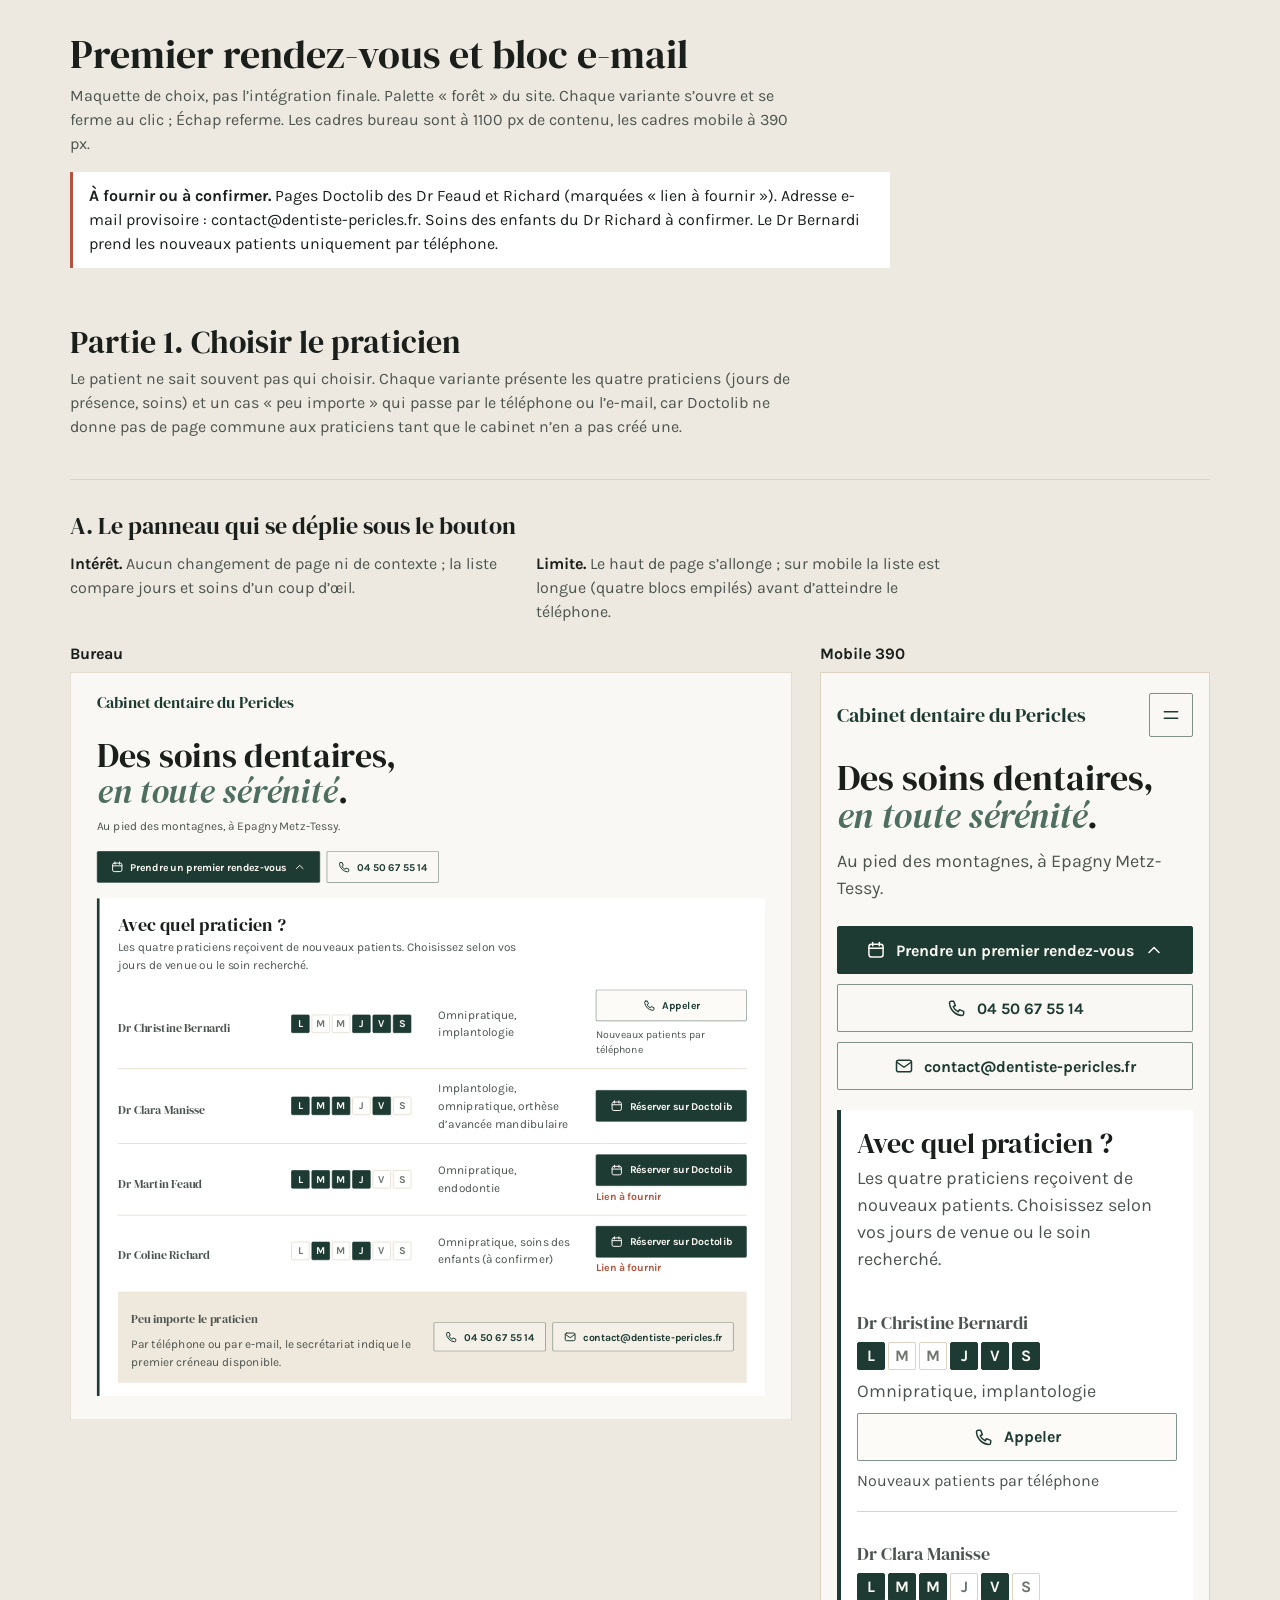
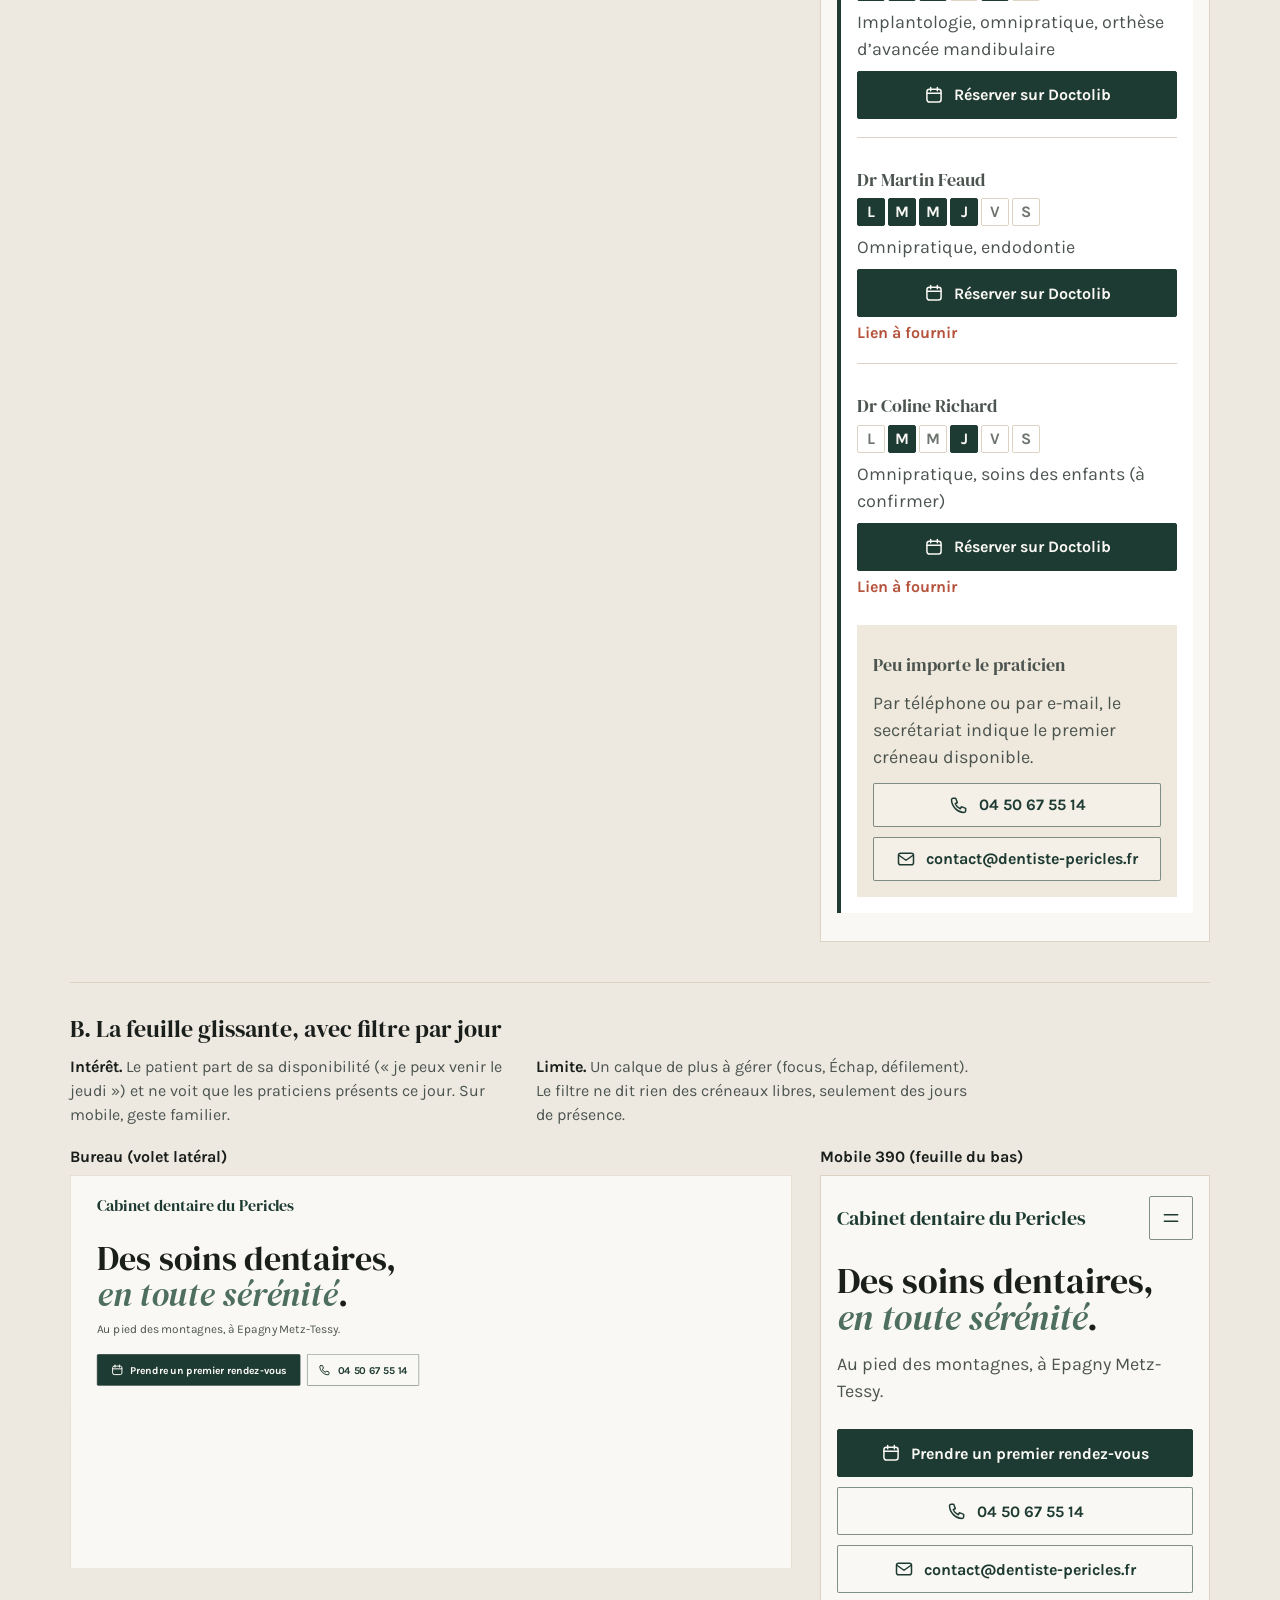
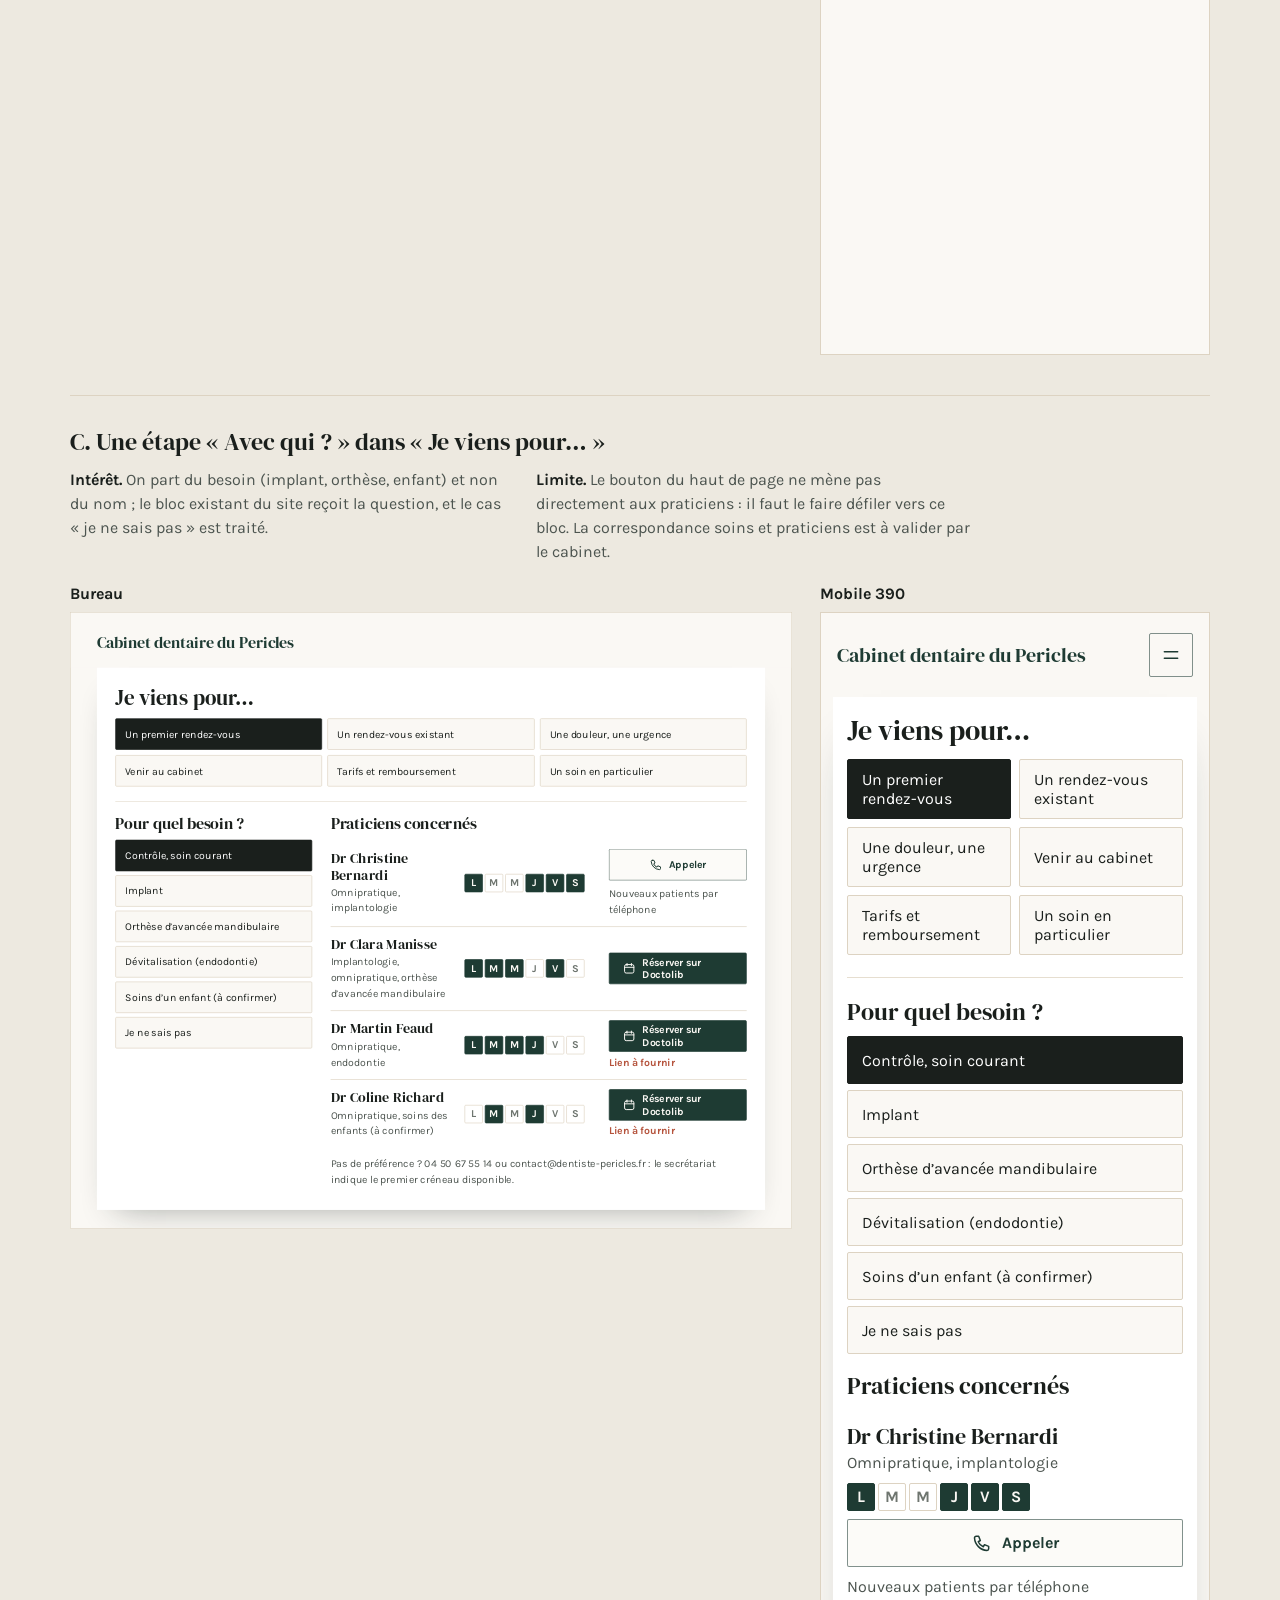
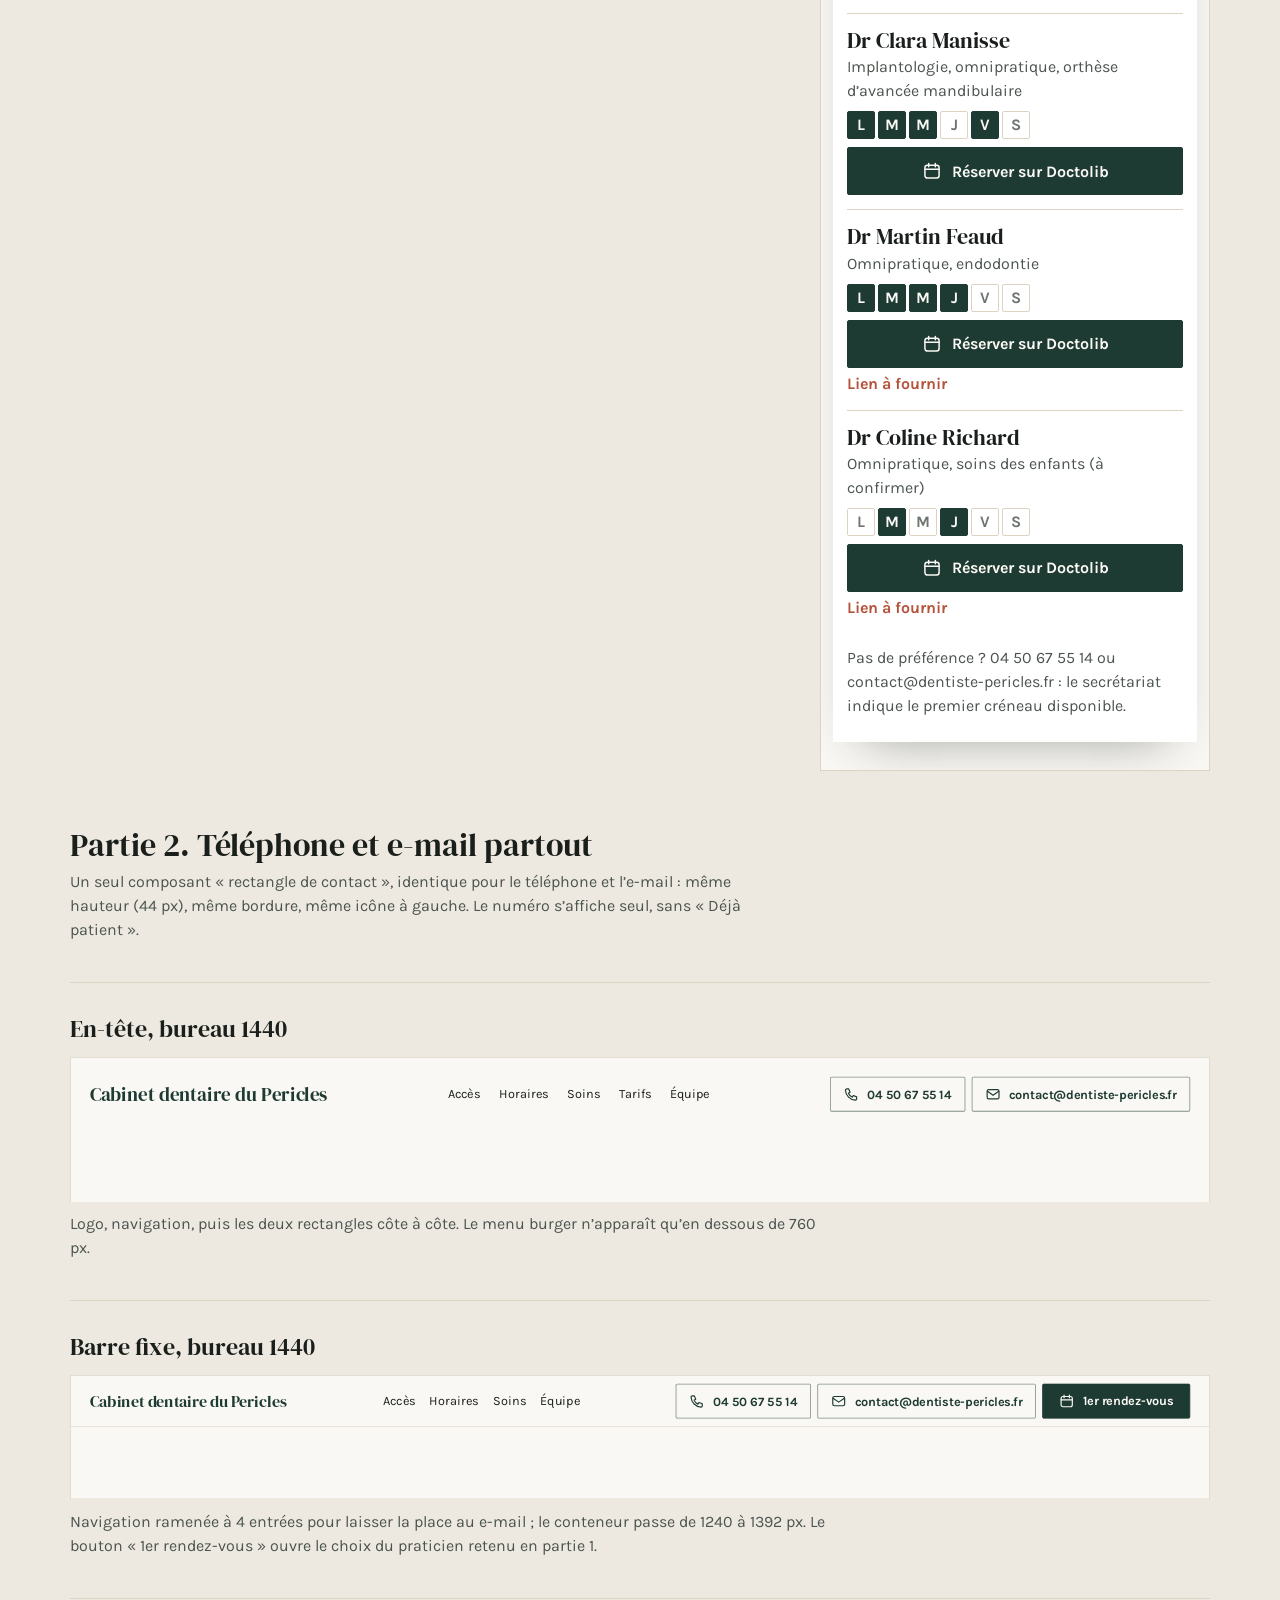
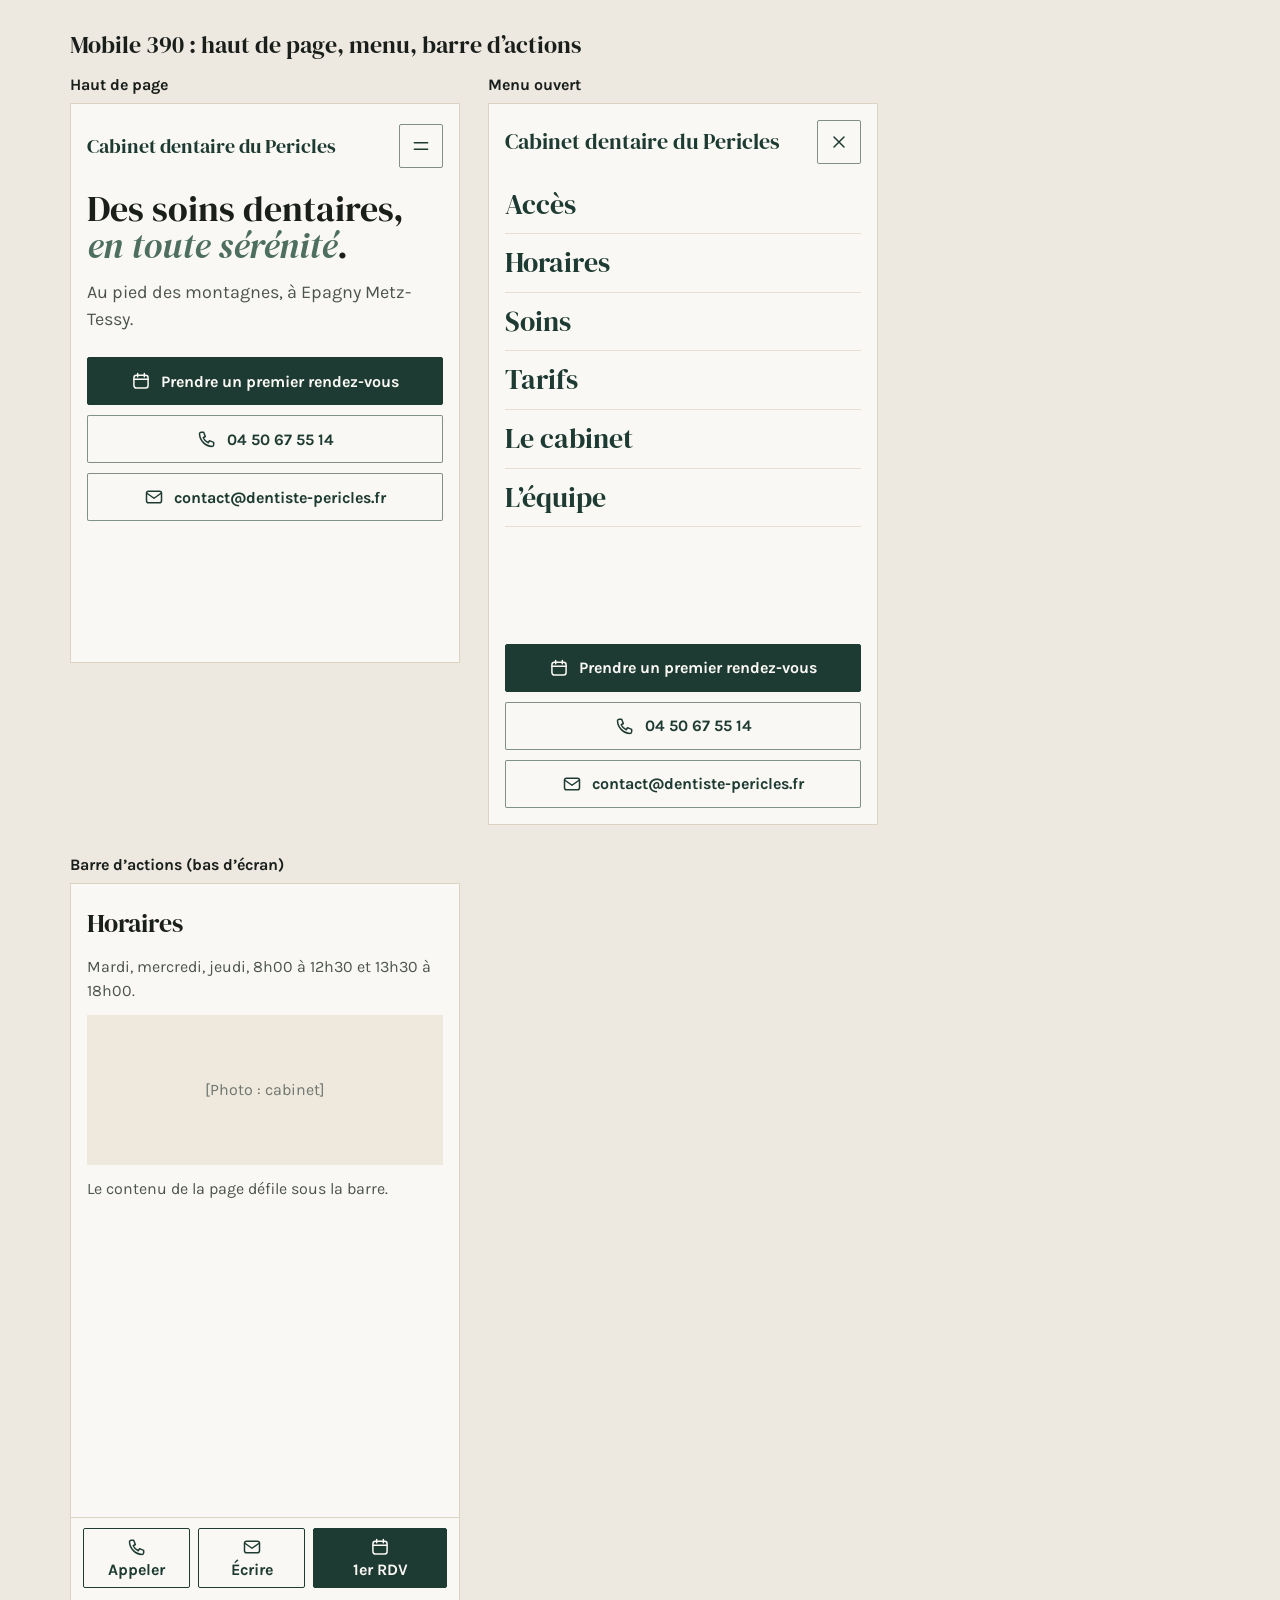
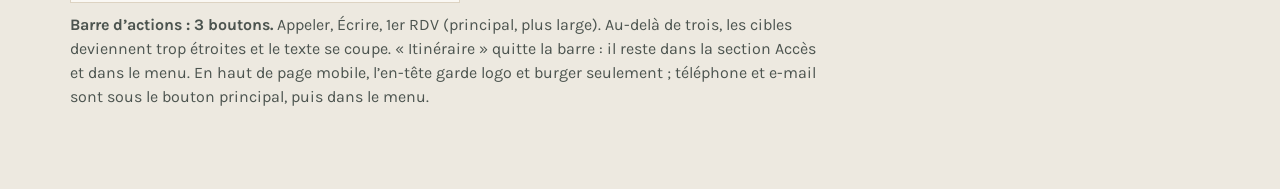
<file: design/maquettes/premier-rdv.html>
<!DOCTYPE html>
<html lang="fr">
<head>
<meta charset="utf-8">
<meta name="viewport" content="width=device-width, initial-scale=1">
<meta name="robots" content="noindex">
<title>Maquette : prise du premier rendez-vous et bloc e-mail</title>
<link rel="preconnect" href="https://fonts.googleapis.com">
<link rel="preconnect" href="https://fonts.gstatic.com" crossorigin>
<link href="https://fonts.googleapis.com/css2?family=DM+Serif+Display&family=Karla:wght@400;700&display=swap" rel="stylesheet">
<style>
:root{--deep:#1E3B33;--deep-rgb:30,59,51;--deep2:#4E6E62;--deep3:#33554B;--deepH:#2B5246;--onDeep:#CFE0D6;--mid:#8FAE9A;--sand:#EFE8DC;--sand2-rgb:228,217,198;--sand3:#D9C9A8;--panel:#F4EFE6;--line:#DDD3C2;--line2:#E6DED0;--paper:#FAF8F4;--paper-rgb:250,248,244;--warm:#B5533C;--ink:#1A1F1C;--ink-rgb:26,31,28;--muted:#4C544F;--muted2:#6E756F}
*{box-sizing:border-box}
html{scroll-behavior:smooth}
body{margin:0;background:#EDE9E0;color:var(--ink);font-family:Karla,system-ui,sans-serif;font-size:16px;line-height:1.5}
.serif{font-family:"DM Serif Display",Georgia,serif;font-weight:400}
a{color:var(--deep)}
:focus-visible{outline:3px solid var(--deep);outline-offset:2px}
svg.i{width:20px;height:20px;flex:none;fill:none;stroke:currentColor;stroke-width:1.8;stroke-linecap:round;stroke-linejoin:round}

/* page de presentation */
.doc{max-width:1180px;margin:0 auto;padding:32px 20px 80px}
.doc h1{font-size:40px;line-height:1.1;margin:0 0 8px}
.doc h2{font-size:32px;line-height:1.15;margin:56px 0 6px}
.doc h3{font-size:24px;margin:0 0 4px}
.lead{max-width:720px;color:var(--muted);margin:0 0 16px}
.todo-note{background:#fff;border-left:3px solid var(--warm);padding:12px 16px;max-width:820px;margin:16px 0 0}
.todo-note p{margin:0}
.variant{margin-top:40px;padding-top:28px;border-top:1px solid var(--line)}
.variant .why{display:grid;grid-template-columns:1fr 1fr;gap:6px 32px;max-width:900px;margin:8px 0 18px;color:var(--muted)}
.variant .why p{margin:0}
.variant .why b{color:var(--ink)}
@media (max-width:760px){.variant .why{grid-template-columns:1fr}}
.pair{display:flex;gap:28px;align-items:flex-start;flex-wrap:wrap}
.cap{font-weight:700;margin:0 0 6px}
.fit{width:100%;max-width:1100px;overflow:hidden}
.fit-in{transform-origin:top left}
.frame{position:relative;background:var(--paper);border:1px solid var(--line);overflow:hidden}
.frame.d{width:1100px}
.frame.m{width:390px;min-height:720px;flex:none}
.m-wrap{flex:none}

/* composants du site */
.btn{display:inline-flex;align-items:center;justify-content:center;gap:10px;min-height:48px;padding:0 20px;border-radius:2px;border:1px solid var(--deep);font:700 16px Karla,sans-serif;text-decoration:none;cursor:pointer;line-height:1.2}
.btn-p{background:var(--deep);color:var(--paper)}
.btn-p:hover{background:var(--deepH);color:var(--paper)}
.btn-s{background:rgba(var(--paper-rgb),.6);color:var(--deep);border-color:rgba(var(--deep-rgb),.55)}
.btn-s:hover{background:var(--sand)}
.contact{display:inline-flex;align-items:center;gap:10px;min-height:44px;padding:0 16px;border:1px solid rgba(var(--deep-rgb),.55);border-radius:2px;background:rgba(var(--paper-rgb),.5);color:var(--deep);font:700 16px Karla,sans-serif;text-decoration:none;white-space:nowrap}
.contact:hover{background:var(--sand);color:#12261F}
.chev{transition:transform .2s ease}
[aria-expanded="true"] > .chev{transform:rotate(180deg)}
.burger{width:44px;height:44px;border:1px solid rgba(var(--deep-rgb),.55);border-radius:2px;background:transparent;color:var(--deep);display:flex;align-items:center;justify-content:center;cursor:pointer;padding:0}
.todo{font-size:16px;color:var(--warm);font-weight:700}

/* mini hero */
.hero{padding:28px 40px 36px;background:var(--paper)}
.m .hero{padding:20px 16px 28px}
.hero .brand{font-size:24px;color:var(--deep);display:flex;justify-content:space-between;align-items:center;margin-bottom:34px}
.m .hero .brand{font-size:20px;margin-bottom:22px}
.hero h4{font:400 52px/1.05 "DM Serif Display",Georgia,serif;margin:0;max-width:640px;text-wrap:balance}
.m .hero h4{font-size:36px}
.hero h4 em{color:var(--deep2)}
.hero p{max-width:520px;color:var(--muted);margin:14px 0 0;font-size:18px}
.ctas{display:flex;gap:10px;flex-wrap:wrap;margin-top:24px}
.m .ctas{flex-direction:column}
.m .ctas .btn,.m .ctas .contact{width:100%;justify-content:center;min-height:48px}

/* ligne praticien */
.wk{display:inline-flex;gap:3px}
.wk i{font-style:normal;width:28px;height:28px;display:flex;align-items:center;justify-content:center;font-size:16px;font-weight:700;border:1px solid var(--line);color:var(--muted2);border-radius:2px;background:transparent}
.wk i.on{background:var(--deep);border-color:var(--deep);color:var(--paper)}
.wk i.hit{outline:2px solid var(--warm);outline-offset:1px}
.pn{font:400 22px/1.15 "DM Serif Display",Georgia,serif;margin:0}
.sp{color:var(--muted);margin:2px 0 0}
.how{color:var(--muted);font-size:16px;margin:4px 0 0}
.row{display:grid;grid-template-columns:240px 200px 1fr 230px;gap:8px 24px;align-items:center;padding:16px 0;border-top:1px solid var(--line)}
.row:first-of-type{border-top:0}
.row .act{display:flex;flex-direction:column;gap:4px;align-items:stretch}
.m .row{grid-template-columns:1fr;gap:8px;padding:18px 0}
.any{background:var(--sand);padding:18px 20px;margin-top:8px;display:grid;grid-template-columns:1fr auto;gap:12px 24px;align-items:center}
.any .links{display:flex;gap:10px;flex-wrap:wrap}
.m .any{grid-template-columns:1fr;padding:16px}
.m .any .contact{width:100%;justify-content:center}

/* variante A */
.panelA{margin-top:24px;background:#fff;border-left:4px solid var(--deep);padding:24px 28px 20px}
.m .panelA{padding:18px 16px 16px;margin-top:20px}
.panelA h5{font:400 28px/1.1 "DM Serif Display",Georgia,serif;margin:0 0 6px}
.panelA .lead{margin:0 0 8px;max-width:640px}
.panelA[hidden]{display:none}
@media (prefers-reduced-motion:no-preference){.panelA:not([hidden]),.step:not([hidden]){animation:rise .25s ease}@keyframes rise{from{opacity:0;transform:translateY(-6px)}to{opacity:1;transform:none}}}

/* variante B */
.scrim{position:absolute;inset:0;background:rgba(var(--ink-rgb),.5);z-index:10}
.scrim[hidden],.sheet[hidden]{display:none}
.sheet{position:absolute;z-index:11;background:#fff;top:0;right:0;bottom:0;width:460px;display:flex;flex-direction:column;padding:20px 24px}
.m .sheet{top:auto;left:0;width:auto;max-height:90%;border-radius:14px 14px 0 0;padding:8px 16px 16px}
.sheet .grab{display:none;width:44px;height:5px;border-radius:3px;background:var(--line);margin:4px auto 6px}
.m .sheet .grab{display:block}
.sheet .top{display:flex;justify-content:space-between;align-items:center;gap:12px}
.sheet h5{font:400 26px/1.1 "DM Serif Display",Georgia,serif;margin:0}
.sheet .scroll{overflow:auto;margin-top:8px;padding-right:2px}
.days{display:flex;gap:6px;flex-wrap:wrap;margin:10px 0 4px}
.days p{flex-basis:100%;margin:0;color:var(--muted)}
.day{min-width:48px;min-height:44px;padding:0 10px;border:1px solid var(--line);border-radius:2px;background:var(--paper);color:var(--ink);font:700 16px Karla,sans-serif;cursor:pointer}
.day[aria-pressed="true"]{background:var(--ink);border-color:var(--ink);color:#fff}
.srow{padding:14px 0;border-top:1px solid var(--line);display:grid;gap:8px}
.srow:first-child{border-top:0}
.srow .head{display:flex;justify-content:space-between;align-items:flex-start;gap:10px;flex-wrap:wrap}
.srow[hidden]{display:none}
.srow .act{display:flex;flex-direction:column;gap:4px}
.xbtn{width:44px;height:44px;border:1px solid var(--line);background:var(--paper);border-radius:2px;color:var(--ink);display:flex;align-items:center;justify-content:center;cursor:pointer;flex:none}
.empty{color:var(--muted);padding:10px 0;margin:0}
.empty[hidden]{display:none}
.sheet .any{grid-template-columns:1fr}

/* variante C */
.finder{margin:0 40px;position:relative}
.m .finder{margin:0 12px}
.finder-box{background:#fff;padding:28px;box-shadow:0 24px 50px -30px rgba(20,32,28,.45)}
.m .finder-box{padding:18px 14px}
.finder-box h5{font:400 32px/1.1 "DM Serif Display",Georgia,serif;margin:0 0 14px}
.m .finder-box h5{font-size:28px}
.chips{display:grid;grid-template-columns:repeat(3,1fr);gap:8px}
.m .chips{grid-template-columns:1fr 1fr}
.chip{font:16px Karla,sans-serif;text-align:left;min-height:48px;padding:10px 14px;border:1px solid var(--line);border-radius:2px;background:var(--paper);color:var(--ink);cursor:pointer}
.chip:hover{background:var(--sand)}
.chip[aria-pressed="true"],.chip[aria-checked="true"]{background:var(--ink);border-color:var(--ink);color:#fff}
.step{margin-top:22px;padding-top:20px;border-top:1px solid var(--line2);display:grid;grid-template-columns:300px 1fr;gap:28px}
.m .step{grid-template-columns:1fr;gap:18px}
.step[hidden]{display:none}
.step h6{font:400 24px/1.15 "DM Serif Display",Georgia,serif;margin:0 0 10px}
.needs{display:flex;flex-direction:column;gap:6px}
.res .row{padding:14px 0}
.res .row.first{background:var(--sand);padding:14px;margin-bottom:4px}
.res .note{color:var(--muted);margin:0 0 6px}

/* partie 2 */
.hd{display:flex;align-items:center;justify-content:space-between;gap:20px;padding:24px;background:var(--paper)}
.hd .logo{font-size:24px;color:var(--deep);text-decoration:none;white-space:nowrap}
.nav{display:flex;gap:24px;font-size:16px}
.nav a{color:var(--ink);text-decoration:none;padding:10px 0}
.nav a:hover{color:var(--deep);text-decoration:underline;text-underline-offset:6px}
.grp{display:flex;gap:8px;align-items:center}
.stk{display:flex;align-items:center;justify-content:space-between;gap:20px;padding:10px 24px;background:rgba(var(--paper-rgb),.97);border-bottom:1px solid var(--line)}
.stk .logo{font-size:20px;color:var(--deep);text-decoration:none;white-space:nowrap}
.stk .nav{gap:18px}
.annot{max-width:760px;color:var(--muted);margin:10px 0 0}
.mnav{padding:16px;display:flex;flex-direction:column;min-height:720px;background:var(--paper)}
.mnav .top{display:flex;justify-content:space-between;align-items:center}
.mnav nav{display:flex;flex-direction:column;margin-top:12px}
.mnav nav a{font:400 28px/1.2 "DM Serif Display",Georgia,serif;color:var(--deep);text-decoration:none;padding:12px 0;border-bottom:1px solid var(--line2)}
.mnav .bot{margin-top:auto;display:flex;flex-direction:column;gap:10px;padding-top:20px}
.mnav .bot .contact,.mnav .bot .btn{width:100%;justify-content:center;min-height:48px}
.pageSnip{padding:20px 16px;display:flex;flex-direction:column;gap:12px;color:var(--muted)}
.ph{height:150px;background:var(--sand);display:flex;align-items:center;justify-content:center;color:var(--muted2)}
.mbar{position:absolute;left:0;right:0;bottom:0;display:flex;gap:8px;padding:10px 12px 14px;background:rgba(var(--paper-rgb),.97);border-top:1px solid var(--line)}
.mbar a{flex:1;display:flex;flex-direction:column;align-items:center;justify-content:center;gap:4px;min-height:60px;border-radius:2px;border:1px solid var(--deep);color:var(--deep);text-decoration:none;font-weight:700;font-size:16px;line-height:1.1;background:transparent}
.mbar a.p{background:var(--deep);color:var(--paper);flex:1.25}
</style>
</head>
<body>

<svg width="0" height="0" style="position:absolute" aria-hidden="true">
  <symbol id="i-cal" viewBox="0 0 24 24"><rect x="3.5" y="5" width="17" height="15.5" rx="3"/><path d="M3.5 10h17M8 3v4M16 3v4"/></symbol>
  <symbol id="i-tel" viewBox="0 0 24 24"><path d="M5 4h3l2 5-2.5 1.5a11 11 0 0 0 6 6L15 14l5 2v3a2 2 0 0 1-2 2A16 16 0 0 1 3 6a2 2 0 0 1 2-2z"/></symbol>
  <symbol id="i-mail" viewBox="0 0 24 24"><rect x="3" y="5" width="18" height="14" rx="2.5"/><path d="M3.5 7.5l8.5 6 8.5-6"/></symbol>
  <symbol id="i-x" viewBox="0 0 24 24"><path d="M6 6l12 12M18 6L6 18"/></symbol>
  <symbol id="i-chev" viewBox="0 0 24 24"><path d="M6 9l6 6 6-6"/></symbol>
  <symbol id="i-menu" viewBox="0 0 24 24"><path d="M4 8h16M4 16h16"/></symbol>
</svg>

<main class="doc">
  <h1 class="serif">Premier rendez-vous et bloc e-mail</h1>
  <p class="lead">Maquette de choix, pas l’intégration finale. Palette « forêt » du site. Chaque variante s’ouvre et se ferme au clic ; Échap referme. Les cadres bureau sont à 1100 px de contenu, les cadres mobile à 390 px.</p>
  <div class="todo-note"><p><b>À fournir ou à confirmer.</b> Pages Doctolib des Dr Feaud et Richard (marquées « lien à fournir »). Adresse e-mail provisoire : contact@dentiste-pericles.fr. Soins des enfants du Dr Richard à confirmer. Le Dr Bernardi prend les nouveaux patients uniquement par téléphone.</p></div>

  <h2 class="serif">Partie 1. Choisir le praticien</h2>
  <p class="lead">Le patient ne sait souvent pas qui choisir. Chaque variante présente les quatre praticiens (jours de présence, soins) et un cas « peu importe » qui passe par le téléphone ou l’e-mail, car Doctolib ne donne pas de page commune aux praticiens tant que le cabinet n’en a pas créé une.</p>

  <section class="variant" id="va">
    <h3 class="serif">A. Le panneau qui se déplie sous le bouton</h3>
    <div class="why"><p><b>Intérêt.</b> Aucun changement de page ni de contexte ; la liste compare jours et soins d’un coup d’œil.</p><p><b>Limite.</b> Le haut de page s’allonge ; sur mobile la liste est longue (quatre blocs empilés) avant d’atteindre le téléphone.</p></div>
    <div class="pair">
      <div style="flex:1;min-width:0"><p class="cap">Bureau</p><div class="fit" data-w="1100"><div class="fit-in" id="A-d"></div></div></div>
      <div class="m-wrap"><p class="cap">Mobile 390</p><div id="A-m"></div></div>
    </div>
  </section>

  <section class="variant" id="vb">
    <h3 class="serif">B. La feuille glissante, avec filtre par jour</h3>
    <div class="why"><p><b>Intérêt.</b> Le patient part de sa disponibilité (« je peux venir le jeudi ») et ne voit que les praticiens présents ce jour. Sur mobile, geste familier.</p><p><b>Limite.</b> Un calque de plus à gérer (focus, Échap, défilement). Le filtre ne dit rien des créneaux libres, seulement des jours de présence.</p></div>
    <div class="pair">
      <div style="flex:1;min-width:0"><p class="cap">Bureau (volet latéral)</p><div class="fit" data-w="1100"><div class="fit-in" id="B-d"></div></div></div>
      <div class="m-wrap"><p class="cap">Mobile 390 (feuille du bas)</p><div id="B-m"></div></div>
    </div>
  </section>

  <section class="variant" id="vc">
    <h3 class="serif">C. Une étape « Avec qui ? » dans « Je viens pour… »</h3>
    <div class="why"><p><b>Intérêt.</b> On part du besoin (implant, orthèse, enfant) et non du nom ; le bloc existant du site reçoit la question, et le cas « je ne sais pas » est traité.</p><p><b>Limite.</b> Le bouton du haut de page ne mène pas directement aux praticiens : il faut le faire défiler vers ce bloc. La correspondance soins et praticiens est à valider par le cabinet.</p></div>
    <div class="pair">
      <div style="flex:1;min-width:0"><p class="cap">Bureau</p><div class="fit" data-w="1100"><div class="fit-in" id="C-d"></div></div></div>
      <div class="m-wrap"><p class="cap">Mobile 390</p><div id="C-m"></div></div>
    </div>
  </section>

  <h2 class="serif" id="p2">Partie 2. Téléphone et e-mail partout</h2>
  <p class="lead">Un seul composant « rectangle de contact », identique pour le téléphone et l’e-mail : même hauteur (44 px), même bordure, même icône à gauche. Le numéro s’affiche seul, sans « Déjà patient ».</p>

  <div class="variant">
    <h3 class="serif">En-tête, bureau 1440</h3>
    <div class="fit" data-w="1440" style="max-width:1180px;margin-top:10px"><div class="fit-in frame" style="width:1440px" id="P-hd"></div></div>
    <p class="annot">Logo, navigation, puis les deux rectangles côte à côte. Le menu burger n’apparaît qu’en dessous de 760 px.</p>
  </div>

  <div class="variant">
    <h3 class="serif">Barre fixe, bureau 1440</h3>
    <div class="fit" data-w="1440" style="max-width:1180px;margin-top:10px"><div class="fit-in frame" style="width:1440px" id="P-stk"></div></div>
    <p class="annot">Navigation ramenée à 4 entrées pour laisser la place au e-mail ; le conteneur passe de 1240 à 1392 px. Le bouton « 1er rendez-vous » ouvre le choix du praticien retenu en partie 1.</p>
  </div>

  <div class="variant">
    <h3 class="serif">Mobile 390 : haut de page, menu, barre d’actions</h3>
    <div class="pair" style="margin-top:10px">
      <div class="m-wrap"><p class="cap">Haut de page</p><div id="P-m1"></div></div>
      <div class="m-wrap"><p class="cap">Menu ouvert</p><div id="P-m2"></div></div>
      <div class="m-wrap"><p class="cap">Barre d’actions (bas d’écran)</p><div id="P-m3"></div></div>
    </div>
    <p class="annot"><b>Barre d’actions : 3 boutons.</b> Appeler, Écrire, 1er RDV (principal, plus large). Au-delà de trois, les cibles deviennent trop étroites et le texte se coupe. « Itinéraire » quitte la barre : il reste dans la section Accès et dans le menu. En haut de page mobile, l’en-tête garde logo et burger seulement ; téléphone et e-mail sont sous le bouton principal, puis dans le menu.</p>
  </div>
</main>

<script>
const TEL='04 50 67 55 14', TELH='tel:0450675514', MAIL='contact@dentiste-pericles.fr';
const DAYS=['lundi','mardi','mercredi','jeudi','vendredi','samedi'], L=['L','M','M','J','V','S'], D3=['Lun','Mar','Mer','Jeu','Ven','Sam'];
const P=[
 {id:'b',name:'Dr Christine Bernardi',d:[1,0,0,1,1,1],sp:'Omnipratique, implantologie',tel:true},
 {id:'m',name:'Dr Clara Manisse',d:[1,1,1,0,1,0],sp:'Implantologie, omnipratique, orthèse d’avancée mandibulaire',url:'https://www.doctolib.fr/dentiste/epagny-metz-tessy/clara-manisse'},
 {id:'f',name:'Dr Martin Feaud',d:[1,1,1,1,0,0],sp:'Omnipratique, endodontie',url:'#',todo:true},
 {id:'r',name:'Dr Coline Richard',d:[0,1,0,1,0,0],sp:'Omnipratique, soins des enfants (à confirmer)',url:'#',todo:true}
];
const ic=n=>`<svg class="i" aria-hidden="true"><use href="#i-${n}"/></svg>`;
const telBtn=(c='contact')=>`<a class="${c}" href="${TELH}">${ic('tel')}${TEL}</a>`;
const mailBtn=(c='contact')=>`<a class="${c}" href="mailto:${MAIL}">${ic('mail')}${MAIL}</a>`;
const wk=p=>`<span class="wk" role="img" aria-label="Présent le ${p.d.map((v,i)=>v?DAYS[i]:null).filter(Boolean).join(', ')}">${p.d.map((v,i)=>`<i class="${v?'on':''}" aria-hidden="true">${L[i]}</i>`).join('')}</span>`;
const act=p=>p.tel
 ? `<a class="btn btn-s" href="${TELH}">${ic('tel')}Appeler</a><span class="how">Nouveaux patients par téléphone</span>`
 : `<a class="btn btn-p" href="${p.url}" ${p.url==='#'?'':'target="_blank" rel="noopener"'}>${ic('cal')}Réserver sur Doctolib</a>${p.todo?'<span class="todo">Lien à fournir</span>':''}`;
const row=p=>`<div class="row"><div><p class="pn">${p.name}</p></div>${wk(p)}<p class="sp" style="margin:0">${p.sp}</p><div class="act">${act(p)}</div></div>`;
const anyBlock=()=>`<div class="any"><div><p class="pn">Peu importe le praticien</p><p class="sp">Par téléphone ou par e-mail, le secrétariat indique le premier créneau disponible.</p></div><div class="links">${telBtn()}${mailBtn()}</div></div>`;
const burger=k=>k==='m'?`<button type="button" class="burger" aria-label="Ouvrir le menu">${ic('menu')}</button>`:'';
const hero=(k,btn,after='')=>`<div class="hero"><div class="brand serif"><span>Cabinet dentaire du Pericles</span>${burger(k)}</div><h4>Des soins dentaires, <em>en toute sérénité</em>.</h4><p>Au pied des montagnes, à Epagny Metz-Tessy.</p><div class="ctas">${btn}${telBtn()}${k==='m'?mailBtn():''}</div>${after}</div>`;

/* A */
function buildA(k){
  const el=document.getElementById('A-'+k), id='A'+k;
  el.innerHTML=`<div class="frame ${k}" data-frame>${hero(k,
   `<button type="button" class="btn btn-p" id="${id}b" aria-expanded="false" aria-controls="${id}p">${ic('cal')}Prendre un premier rendez-vous<svg class="i chev" aria-hidden="true"><use href="#i-chev"/></svg></button>`,
   `<section class="panelA" id="${id}p" aria-label="Choisir un praticien" hidden>
    <h5>Avec quel praticien ?</h5>
    <p class="lead">Les quatre praticiens reçoivent de nouveaux patients. Choisissez selon vos jours de venue ou le soin recherché.</p>
    ${P.map(row).join('')}${anyBlock()}</section>`)}</div>`;
  const f=el.firstChild, b=f.querySelector('#'+id+'b'), p=f.querySelector('#'+id+'p');
  const set=o=>{p.hidden=!o;b.setAttribute('aria-expanded',o)};
  b.onclick=()=>set(p.hidden); set(true);
  f._close=()=>{set(false);b.focus()};
}

/* B */
function buildB(k){
  const el=document.getElementById('B-'+k), id='B'+k;
  el.innerHTML=`<div class="frame ${k}" data-frame style="height:${k==='m'?780:600}px">
    ${hero(k,`<button type="button" class="btn btn-p" id="${id}b" aria-haspopup="dialog">${ic('cal')}Prendre un premier rendez-vous</button>`)}
    <div class="scrim" id="${id}s" hidden></div>
    <div class="sheet" id="${id}d" role="dialog" aria-modal="true" aria-labelledby="${id}t" hidden>
      <span class="grab" aria-hidden="true"></span>
      <div class="top"><h5 id="${id}t">Avec quel praticien ?</h5><button type="button" class="xbtn" aria-label="Fermer">${ic('x')}</button></div>
      <div class="scroll">
        <div class="days" role="group" aria-label="Jour de venue"><p>Je peux venir le</p>
          <button type="button" class="day" aria-pressed="true" data-d="-1">Tous</button>${D3.map((d,i)=>`<button type="button" class="day" aria-pressed="false" data-d="${i}">${d}</button>`).join('')}</div>
        <div>${P.map((p,i)=>`<div class="srow" data-i="${i}"><div class="head"><div><p class="pn">${p.name}</p><p class="sp">${p.sp}</p></div>${wk(p)}</div><div class="act">${act(p)}</div></div>`).join('')}</div>
        <p class="empty" hidden>Aucun praticien ce jour. Essayez un autre jour, ou appelez.</p>
        ${anyBlock()}
      </div></div></div>`;
  const f=el.firstChild, b=f.querySelector('#'+id+'b'), s=f.querySelector('#'+id+'s'), d=f.querySelector('#'+id+'d');
  const rows=[...d.querySelectorAll('.srow')], empty=d.querySelector('.empty');
  const open=()=>{s.hidden=d.hidden=false;d.querySelector('.xbtn').focus()};
  const close=()=>{s.hidden=d.hidden=true;b.focus()};
  b.onclick=open; s.onclick=close; d.querySelector('.xbtn').onclick=close;
  d.querySelectorAll('.day').forEach(btn=>btn.onclick=()=>{
    d.querySelectorAll('.day').forEach(x=>x.setAttribute('aria-pressed',x===btn));
    const i=+btn.dataset.d; let n=0;
    rows.forEach(r=>{const p=P[r.dataset.i],ok=i<0||p.d[i];r.hidden=!ok;n+=ok?1:0;
      r.querySelectorAll('.wk i').forEach((c,j)=>c.classList.toggle('hit',j===i&&p.d[j]===1))});
    empty.hidden=n>0;
  });
  d.addEventListener('keydown',e=>{ if(e.key!=='Tab')return;
    const f2=[...d.querySelectorAll('a,button')].filter(x=>!x.closest('[hidden]'));
    const a=f2[0],z=f2[f2.length-1];
    if(e.shiftKey&&document.activeElement===a){e.preventDefault();z.focus()}
    else if(!e.shiftKey&&document.activeElement===z){e.preventDefault();a.focus()}});
  f._close=()=>{if(!d.hidden)close()};
}

/* C */
const NEEDS=[
 {k:'cou',t:'Contrôle, soin courant',p:['b','m','f','r']},
 {k:'imp',t:'Implant',p:['b','m']},
 {k:'oam',t:'Orthèse d’avancée mandibulaire',p:['m']},
 {k:'end',t:'Dévitalisation (endodontie)',p:['f']},
 {k:'enf',t:'Soins d’un enfant (à confirmer)',p:['r']},
 {k:'ns',t:'Je ne sais pas',p:['b','m','f','r']}
];
const CH=['Un premier rendez-vous','Un rendez-vous existant','Une douleur, une urgence','Venir au cabinet','Tarifs et remboursement','Un soin en particulier'];
function buildC(k){
  const el=document.getElementById('C-'+k), id='C'+k;
  el.innerHTML=`<div class="frame ${k}" data-frame style="padding-bottom:28px">
    <div class="hero" style="padding-bottom:20px"><div class="brand serif" style="margin-bottom:0"><span>Cabinet dentaire du Pericles</span>${burger(k)}</div></div>
    <section class="finder" aria-label="Je viens pour"><div class="finder-box"><h5>Je viens pour…</h5>
      <div class="chips" role="group" aria-label="Ce qui vous amène">${CH.map((c,i)=>`<button type="button" class="chip" aria-pressed="${i===0}" ${i===0?`id="${id}n" aria-controls="${id}s"`:''}>${c}</button>`).join('')}</div>
      <div class="step" id="${id}s">
        <div><h6>Pour quel besoin ?</h6><div class="needs" role="radiogroup" aria-label="Besoin">${NEEDS.map((n,i)=>`<button type="button" class="chip" role="radio" aria-checked="${i===0}" data-n="${i}">${n.t}</button>`).join('')}</div></div>
        <div class="res" aria-live="polite"></div>
      </div></div></section></div>`;
  const f=el.firstChild, nb=f.querySelector('#'+id+'n'), st=f.querySelector('#'+id+'s'), res=f.querySelector('.res');
  const render=i=>{const n=NEEDS[i], ns=n.k==='ns';
    res.innerHTML=`<h6>${ns?'Le plus simple : demander au secrétariat':'Praticiens concernés'}</h6>`+
    (ns?`<div class="row first" style="grid-template-columns:${k==='m'?'1fr':'1fr 230px'}"><div><p class="pn">Premier disponible</p><p class="sp">Le secrétariat vous oriente selon votre motif et indique le premier créneau.</p></div><div class="act">${telBtn('btn btn-p')}${mailBtn('contact')}</div></div><p class="note">Ou choisissez vous-même :</p>`:'')+
    n.p.map(pid=>P.find(p=>p.id===pid)).map(p=>`<div class="row" style="grid-template-columns:${k==='m'?'1fr':'1fr 196px 210px'}"><div><p class="pn">${p.name}</p><p class="sp">${p.sp}</p></div>${wk(p)}<div class="act">${act(p)}</div></div>`).join('')+
    (ns?'':`<p class="note" style="margin-top:12px">Pas de préférence ? ${TEL} ou ${MAIL} : le secrétariat indique le premier créneau disponible.</p>`);
  };
  f.querySelectorAll('[data-n]').forEach(b=>b.onclick=()=>{f.querySelectorAll('[data-n]').forEach(x=>x.setAttribute('aria-checked',x===b));render(+b.dataset.n)});
  render(0);
  const set=o=>{st.hidden=!o;nb.setAttribute('aria-pressed',o)};
  nb.onclick=()=>set(st.hidden);
  f._close=()=>{set(false);nb.focus()};
}

/* Partie 2 */
document.getElementById('P-hd').innerHTML=`<header class="hd"><a class="logo serif" href="#">Cabinet dentaire du Pericles</a><nav class="nav" aria-label="Navigation principale"><a href="#">Accès</a><a href="#">Horaires</a><a href="#">Soins</a><a href="#">Tarifs</a><a href="#">Équipe</a></nav><div class="grp">${telBtn()}${mailBtn()}</div></header><div style="height:90px;background:var(--paper)"></div>`;
document.getElementById('P-stk').innerHTML=`<div class="stk"><a class="logo serif" href="#">Cabinet dentaire du Pericles</a><nav class="nav" aria-label="Navigation"><a href="#">Accès</a><a href="#">Horaires</a><a href="#">Soins</a><a href="#">Équipe</a></nav><div class="grp">${telBtn()}${mailBtn()}<a class="btn btn-p" style="min-height:44px" href="#">${ic('cal')}1er rendez-vous</a></div></div><div style="height:90px;background:var(--paper)"></div>`;
document.getElementById('P-m1').innerHTML=`<div class="frame m" style="min-height:560px">${hero('m',`<a class="btn btn-p" href="#">${ic('cal')}Prendre un premier rendez-vous</a>`)}</div>`;
document.getElementById('P-m2').innerHTML=`<div class="frame m"><div class="mnav"><div class="top"><span class="serif" style="font-size:22px;color:var(--deep)">Cabinet dentaire du Pericles</span><button type="button" class="burger" aria-label="Fermer le menu">${ic('x')}</button></div><nav aria-label="Sections"><a href="#">Accès</a><a href="#">Horaires</a><a href="#">Soins</a><a href="#">Tarifs</a><a href="#">Le cabinet</a><a href="#">L’équipe</a></nav><div class="bot"><a class="btn btn-p" href="#">${ic('cal')}Prendre un premier rendez-vous</a>${telBtn()}${mailBtn()}</div></div></div>`;
document.getElementById('P-m3').innerHTML=`<div class="frame m"><div class="pageSnip"><p class="serif" style="font-size:26px;margin:0;color:var(--ink)">Horaires</p><p style="margin:0">Mardi, mercredi, jeudi, 8h00 à 12h30 et 13h30 à 18h00.</p><div class="ph">[Photo : cabinet]</div><p style="margin:0">Le contenu de la page défile sous la barre.</p></div><nav class="mbar" aria-label="Actions rapides"><a href="${TELH}">${ic('tel')}Appeler</a><a href="mailto:${MAIL}">${ic('mail')}Écrire</a><a class="p" href="#">${ic('cal')}1er RDV</a></nav></div>`;

buildA('d');buildA('m');buildB('d');buildB('m');buildC('d');buildC('m');

/* Echap : referme dans le cadre actif */
document.addEventListener('keydown',e=>{
  if(e.key!=='Escape')return;
  const f=document.activeElement&&document.activeElement.closest&&document.activeElement.closest('[data-frame]');
  if(f&&f._close)f._close();
});

/* mise a l'echelle des cadres larges */
function fit(){document.querySelectorAll('.fit').forEach(w=>{
  const inn=w.firstElementChild, W=+w.dataset.w, s=Math.min(1,w.clientWidth/W);
  inn.style.transform=s<1?`scale(${s})`:'none'; inn.style.width=W+'px';
  w.style.height=(inn.offsetHeight*s)+'px';
})}
addEventListener('resize',fit); if(document.fonts)document.fonts.ready.then(fit); fit();
</script>
</body>
</html>
</file>
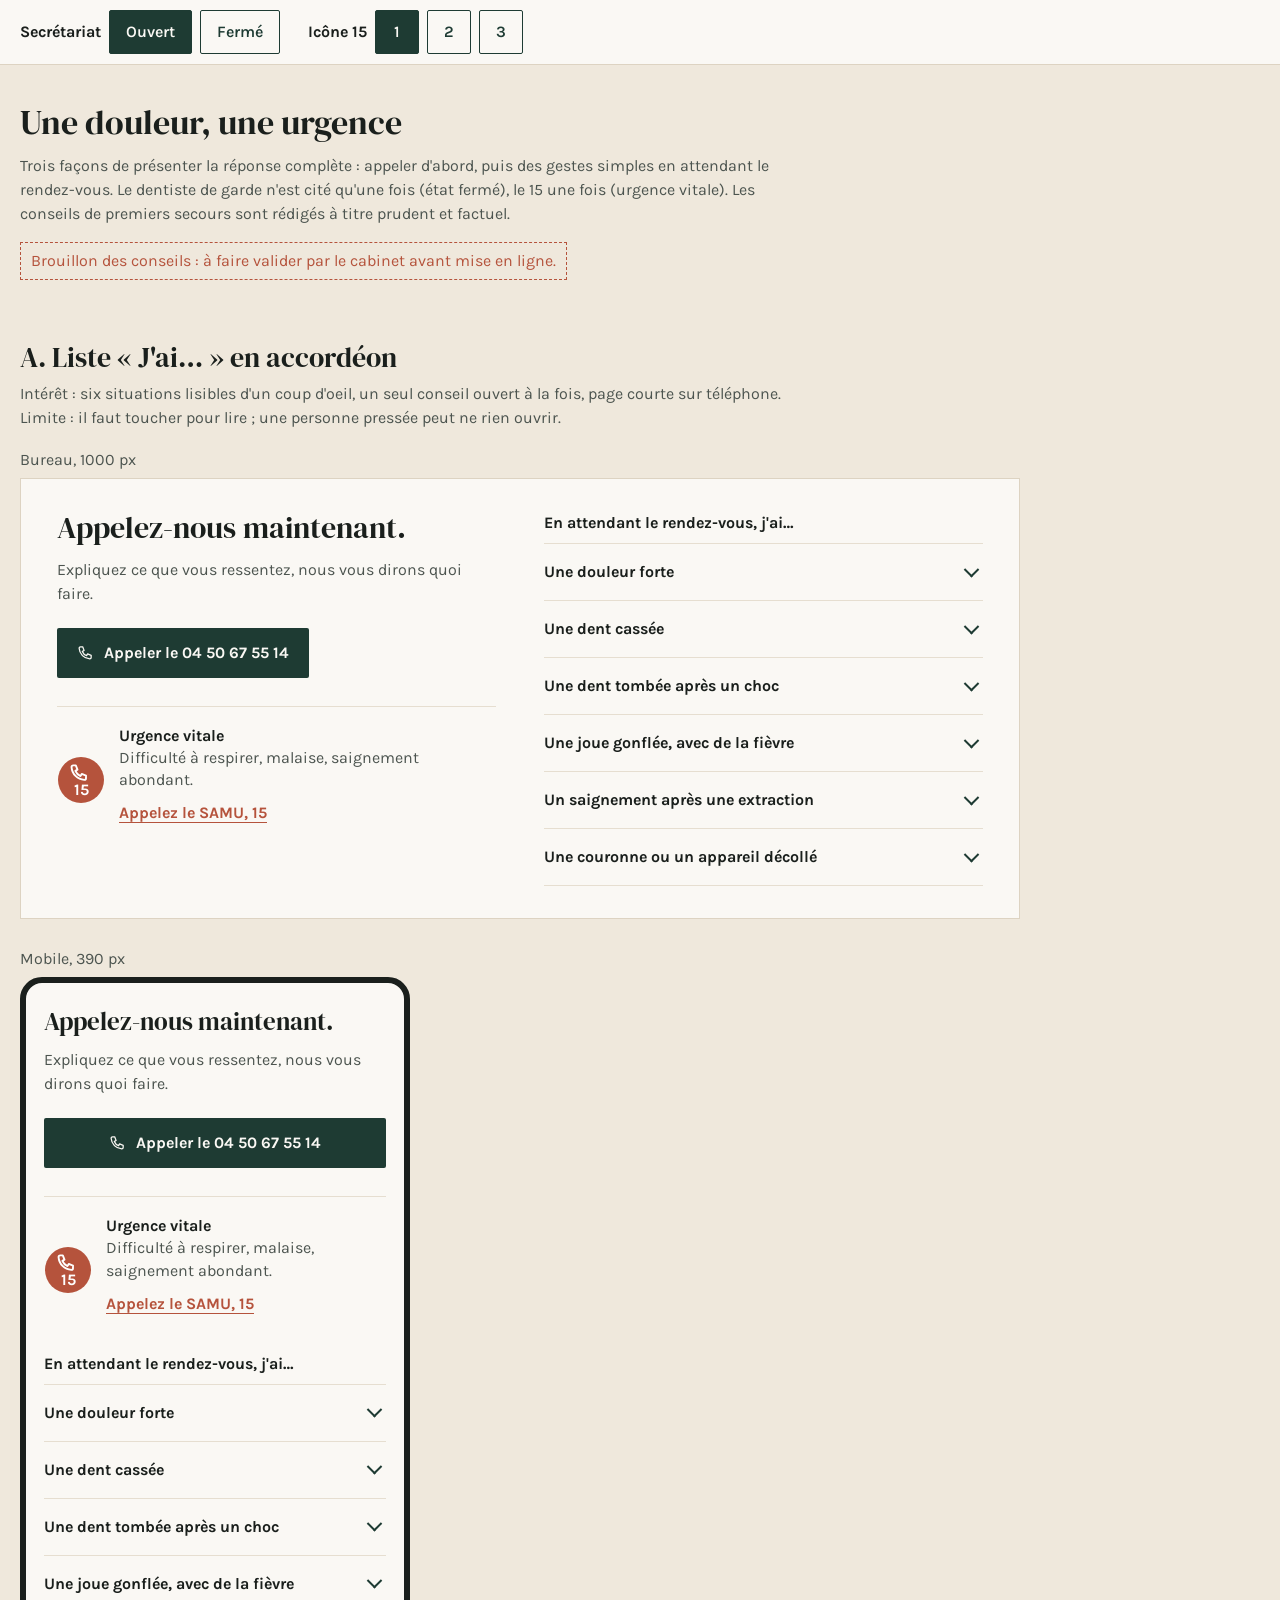
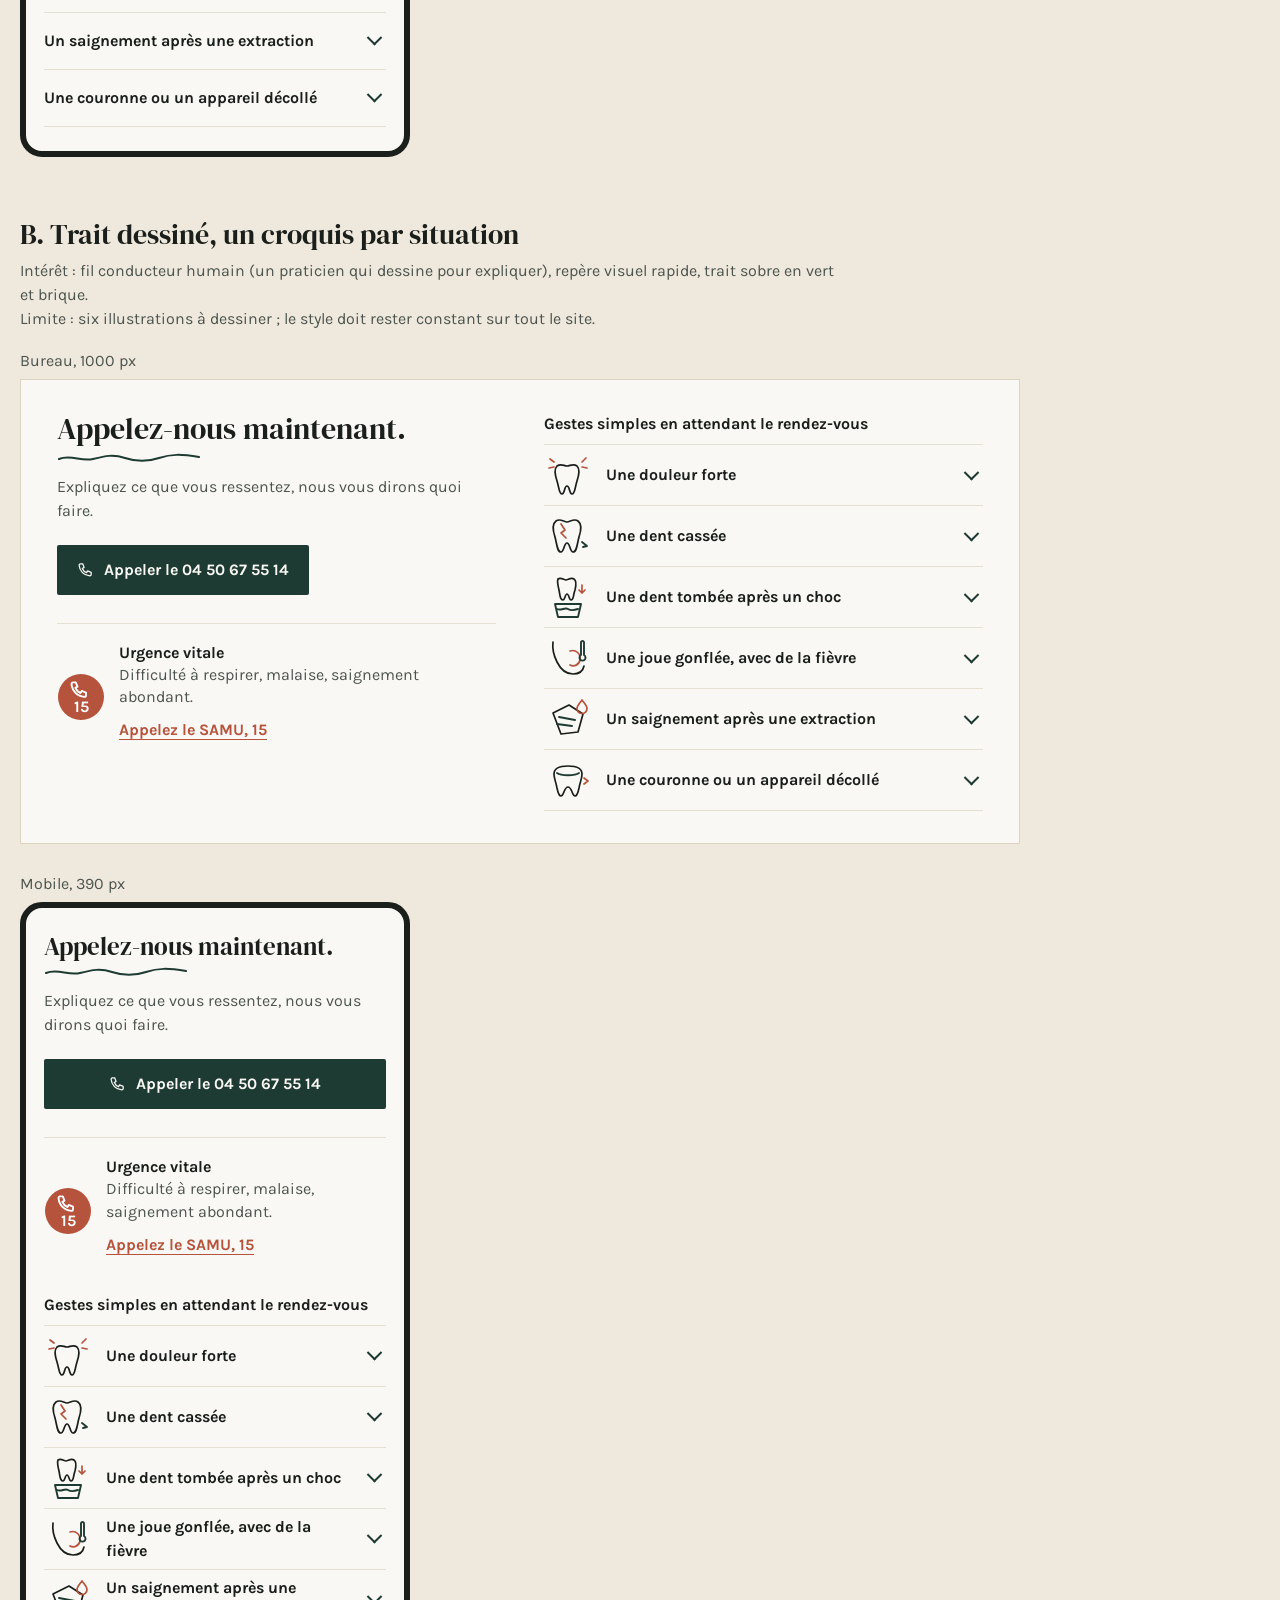
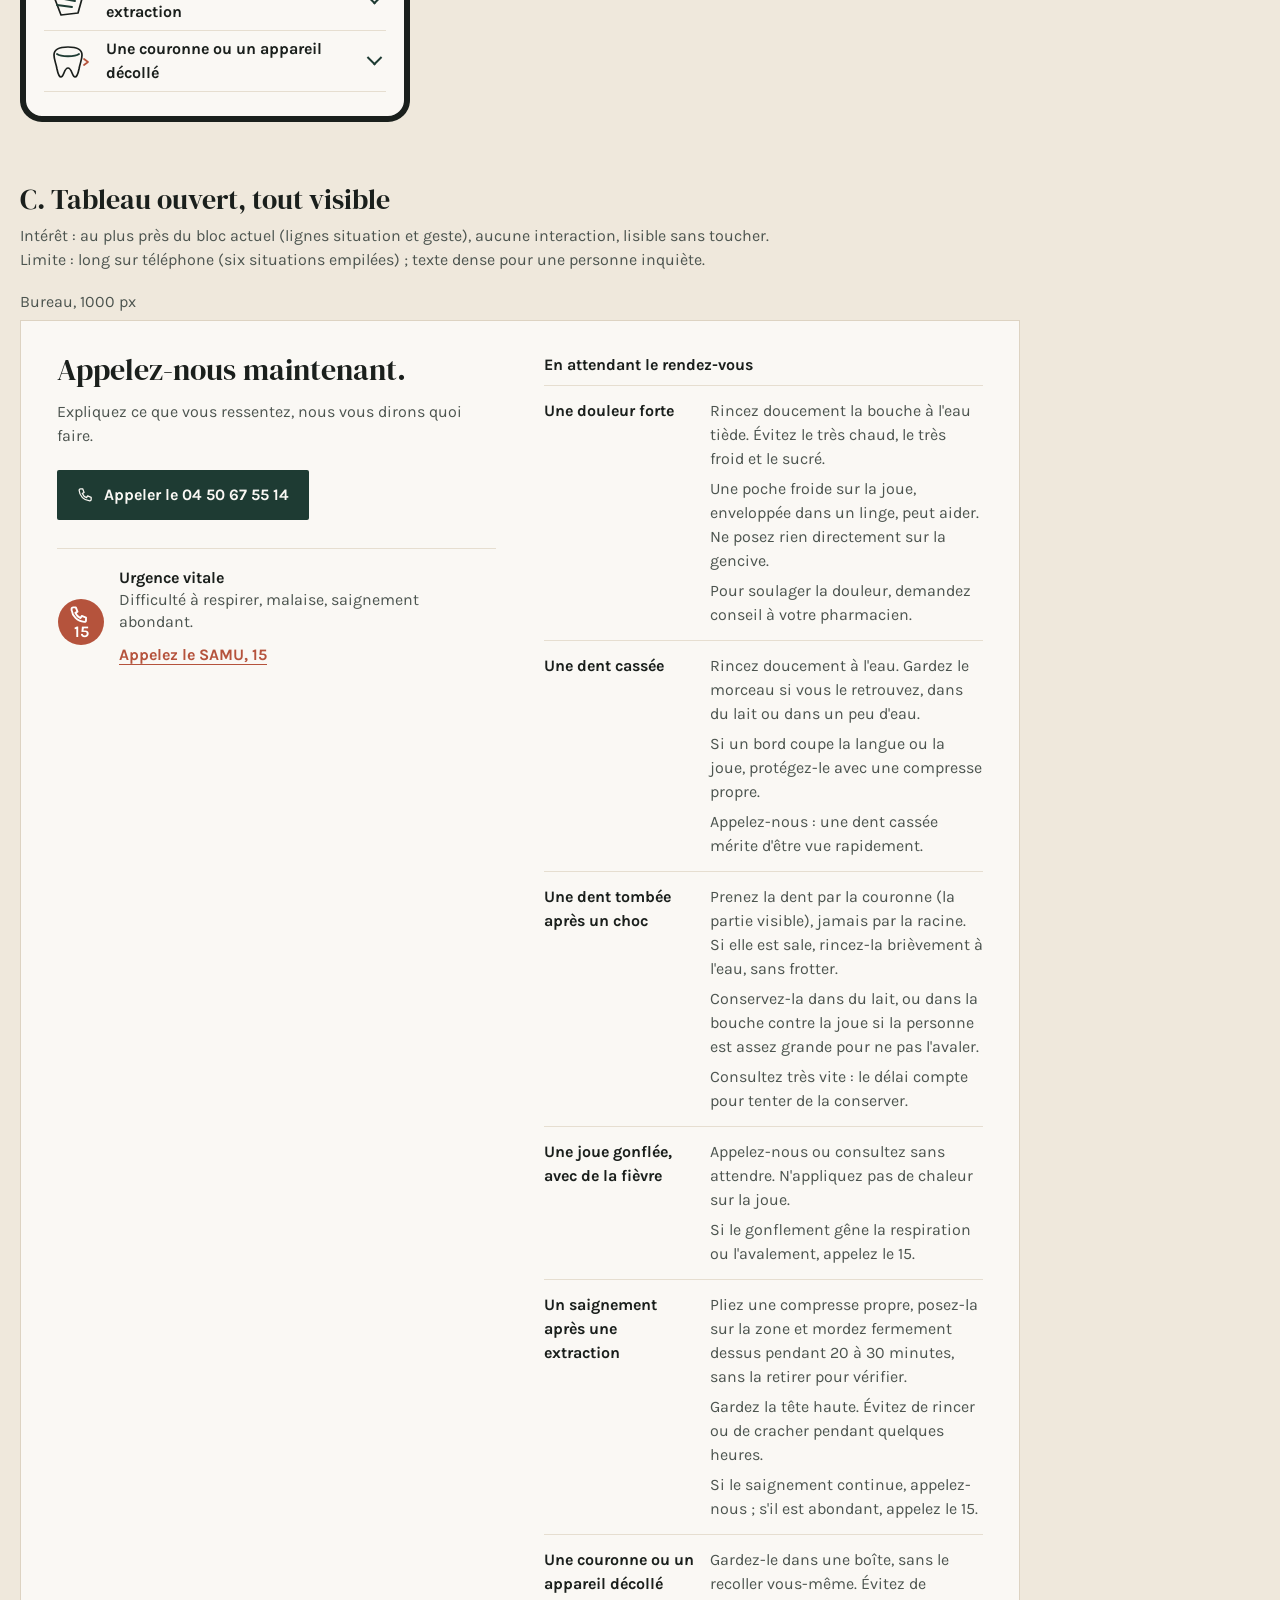
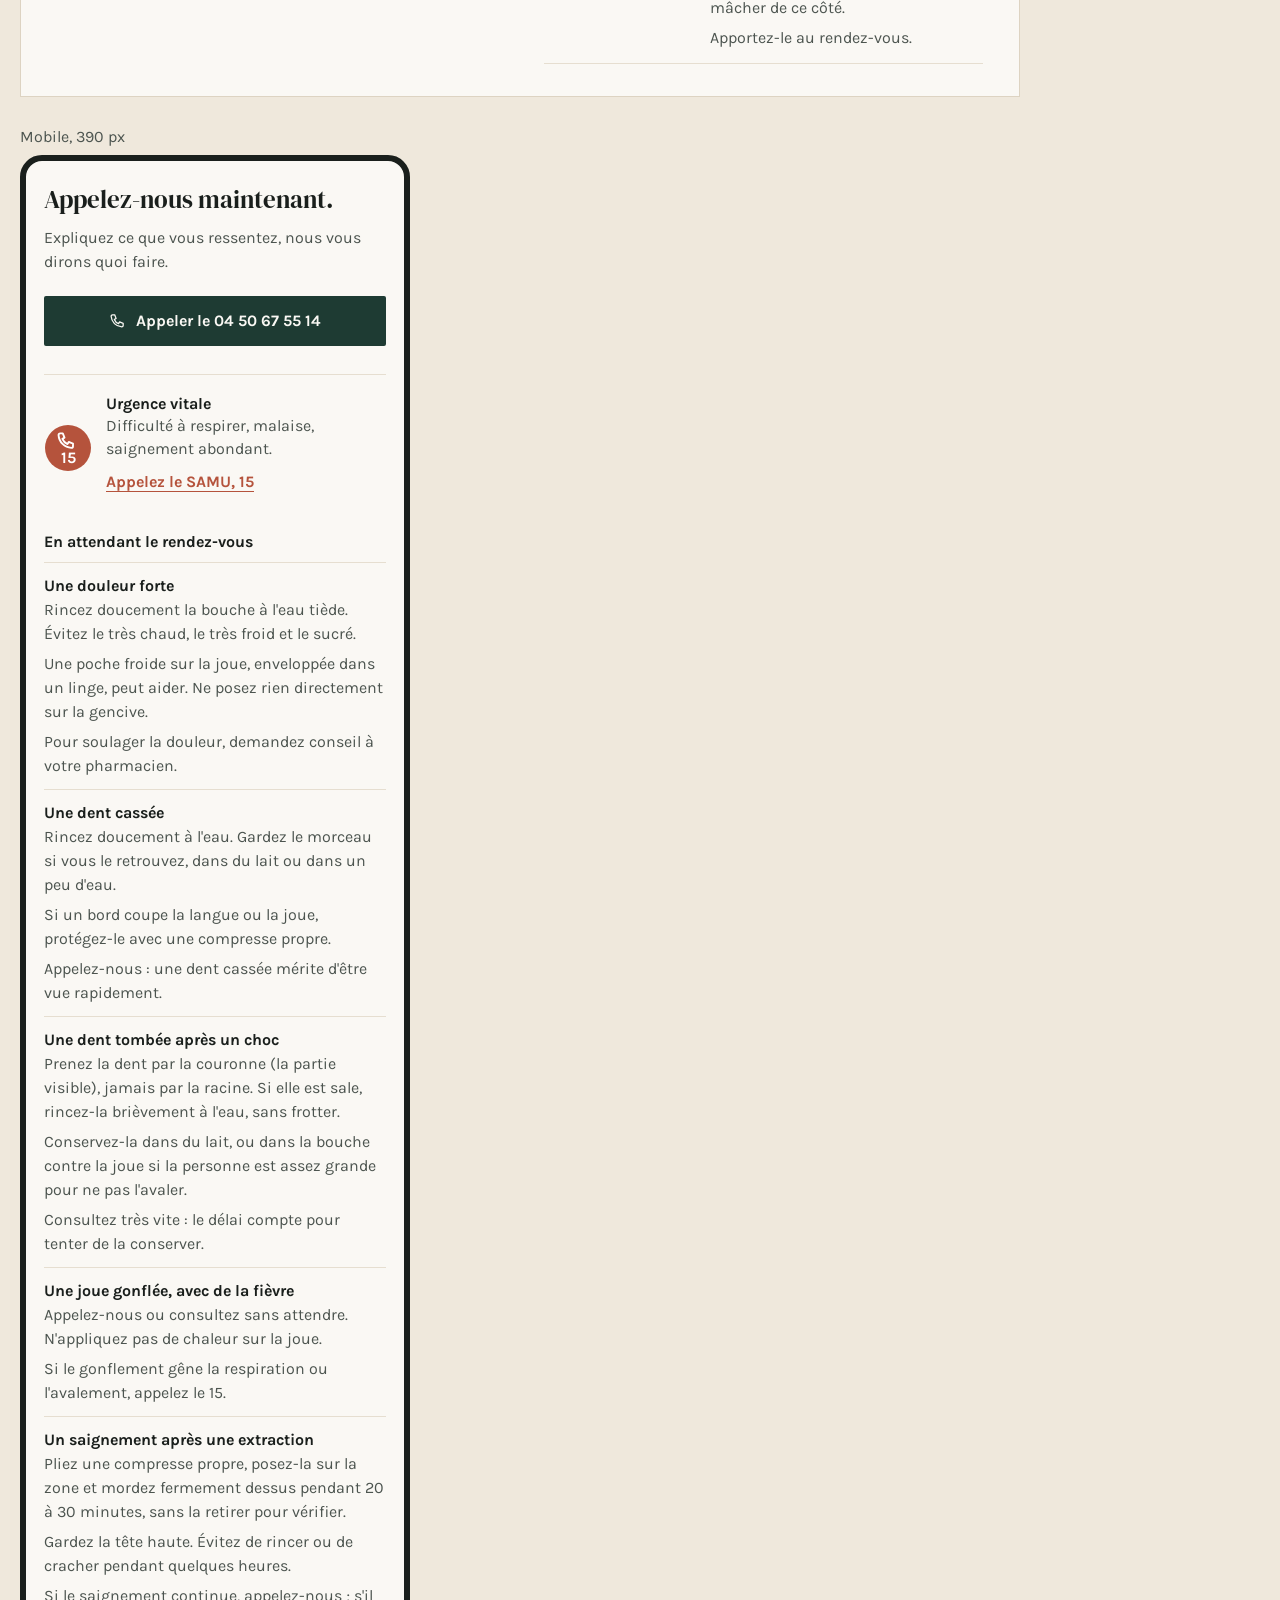
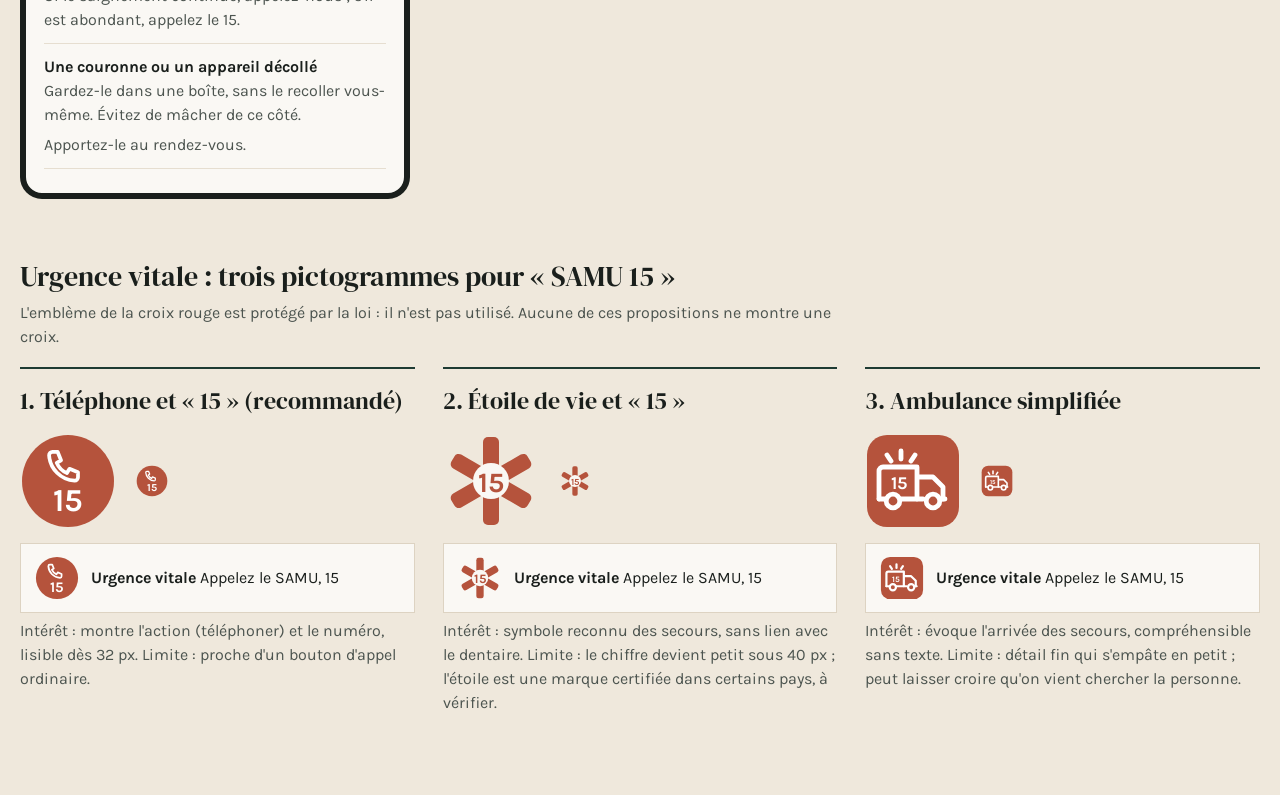
<file: design/maquettes/urgence.html>
<!DOCTYPE html>
<html lang="fr">
<head>
<meta charset="utf-8">
<meta name="viewport" content="width=device-width, initial-scale=1">
<meta name="robots" content="noindex">
<title>Maquette : Une douleur, une urgence</title>
<link rel="preconnect" href="https://fonts.googleapis.com">
<link rel="preconnect" href="https://fonts.gstatic.com" crossorigin>
<link href="https://fonts.googleapis.com/css2?family=DM+Serif+Display&family=Karla:wght@400;600;700&display=swap" rel="stylesheet">
<style>
:root{--deep:#1E3B33;--deep-rgb:30,59,51;--deep2:#4E6E62;--deep3:#33554B;--deepH:#2B5246;--onDeep:#CFE0D6;--mid:#8FAE9A;--sand:#EFE8DC;--sand3:#D9C9A8;--panel:#F4EFE6;--line:#DDD3C2;--line2:#E6DED0;--paper:#FAF8F4;--warm:#B5533C;--ink:#1A1F1C;--ink-rgb:26,31,28;--muted:#4C544F;--muted2:#6E756F}
*{box-sizing:border-box}
body{margin:0;background:var(--sand);color:var(--ink);font-family:'Karla',system-ui,sans-serif;font-size:16px;line-height:1.5}
a{color:var(--deep)}
.serif{font-family:'DM Serif Display',Georgia,serif;font-weight:400}
:focus-visible{outline:3px solid var(--deep);outline-offset:2px}

/* Outils de maquette */
.bar{position:sticky;top:0;z-index:10;background:var(--paper);border-bottom:1px solid var(--line);padding:10px 20px;display:flex;flex-wrap:wrap;gap:8px 28px;align-items:center}
.grp{display:flex;align-items:center;gap:8px}
.grp b{font-weight:700}
.grp button{font:inherit;min-height:44px;min-width:44px;padding:0 16px;border:1px solid var(--deep);background:transparent;color:var(--deep);border-radius:2px;cursor:pointer;font-weight:600}
.grp button[aria-pressed="true"]{background:var(--deep);color:var(--paper)}
.wrap{max-width:1500px;margin:0 auto;padding:32px 20px 80px}
.wrap > h1{font-size:34px;margin:0 0 6px}
.wrap > p.lead{margin:0 0 8px;color:var(--muted);max-width:760px}
.draft{display:inline-block;border:1px dashed var(--warm);color:var(--warm);padding:6px 10px;margin:8px 0 0}
.vtitle{font-size:28px;margin:56px 0 4px}
.vnote{margin:0;color:var(--muted);max-width:820px}
.vnote span{display:block}
.row{display:flex;flex-wrap:wrap;gap:28px;align-items:flex-start;margin-top:18px}
.frame{container-type:inline-size;background:var(--paper);border:1px solid var(--line);flex:none}
.frame.d{width:1000px;max-width:100%}
.frame.m{width:390px;border-radius:22px;border:6px solid var(--ink)}
.cap{margin:0 0 6px;color:var(--muted)}

/* Bloc réponse : reprend .ansC du site */
.ans{display:grid;grid-template-columns:minmax(0,1fr) minmax(0,1fr);gap:48px;padding:32px 36px}
.ans h3{margin:0;font-family:'DM Serif Display',Georgia,serif;font-weight:400;font-size:30px;line-height:1.15;color:var(--ink);text-wrap:balance}
.ans p{margin:12px 0 0;color:var(--muted)}
.acts{display:flex;gap:10px;flex-wrap:wrap;margin-top:22px}
.btnP,.btnS{display:inline-flex;align-items:center;justify-content:center;gap:10px;min-height:50px;padding:0 20px;border-radius:2px;font-weight:700;font-size:16px;text-decoration:none}
.btnP,.btnP:hover,.btnP:visited{background:var(--deep);color:var(--paper)}
.btnP:hover{background:var(--deepH)}
.btnS,.btnS:hover,.btnS:visited{background:transparent;color:var(--deep);border:1px solid rgba(var(--deep-rgb),.5)}
.btnS:hover{background:var(--panel)}
[data-s="closed"]{display:none}
body[data-state="closed"] [data-s="open"]{display:none}
body[data-state="closed"] [data-s="closed"]{display:block}

/* Urgence vitale */
.vital{display:flex;align-items:center;gap:14px;margin-top:28px;padding-top:18px;border-top:1px solid var(--line2)}
.vital .ico{flex:none;width:48px;height:48px}
.vital .ico svg{display:none}
body[data-icon="1"] .ico [data-i="1"],body[data-icon="2"] .ico [data-i="2"],body[data-icon="3"] .ico [data-i="3"]{display:block}
.vital .t{line-height:1.4;color:var(--muted)}
.vital .t strong{display:block;color:var(--ink)}
.vital a{display:inline-flex;align-items:center;min-height:44px;font-weight:700;color:var(--warm);text-underline-offset:4px}

/* Premiers secours */
.fa-t{display:block;font-weight:700;color:var(--ink);margin-bottom:8px}
.list{border-top:1px solid var(--line2)}
.list details{border-bottom:1px solid var(--line2)}
.list summary{display:flex;align-items:center;gap:14px;min-height:56px;cursor:pointer;font-weight:700;color:var(--ink);list-style:none;padding:6px 0}
.list summary::-webkit-details-marker{display:none}
.list summary .lbl{flex:1}
.list summary::after{content:"";flex:none;width:9px;height:9px;border-right:2px solid var(--deep);border-bottom:2px solid var(--deep);transform:rotate(45deg) translate(-2px,-2px);margin-right:6px}
.list details[open] summary::after{transform:rotate(-135deg) translate(-2px,-2px)}
.list .body{padding:0 0 16px;color:var(--muted)}
.list .body p{margin:0 0 8px}
.list .body p:last-child{margin:0}
.rows{margin:0;border-top:1px solid var(--line2)}
.rows > div{display:grid;grid-template-columns:150px minmax(0,1fr);gap:16px;padding:13px 0;border-bottom:1px solid var(--line2);line-height:1.5}
.rows dt{font-weight:700;color:var(--ink)}
.rows dd{margin:0;color:var(--muted)}
.rows dd p{margin:0 0 6px}
.rows dd p:last-child{margin:0}

/* Trait dessiné */
.dr{flex:none;width:48px;height:48px;color:var(--ink)}
.dr *{fill:none;stroke:currentColor;stroke-width:1.7;stroke-linecap:round;stroke-linejoin:round}
.dr .acc{stroke:var(--deep);stroke-width:1.9}
.dr .red{stroke:var(--warm)}
.squig{display:block;width:150px;height:10px;margin-top:6px;color:var(--deep)}
.squig path{fill:none;stroke:currentColor;stroke-width:2;stroke-linecap:round}
@media (prefers-reduced-motion:no-preference){
  .list summary::after{transition:transform .2s ease}
  .ans{animation:fu .4s ease-out}
  @keyframes fu{from{opacity:0;transform:translateY(6px)}to{opacity:1;transform:none}}
  .squig path{stroke-dasharray:200;stroke-dashoffset:200;animation:dw .9s .2s ease-out forwards}
  @keyframes dw{to{stroke-dashoffset:0}}
}

/* Planche icônes */
.board{display:grid;grid-template-columns:repeat(auto-fit,minmax(280px,1fr));gap:28px;margin-top:18px}
.opt{border-top:2px solid var(--deep);padding-top:14px}
.opt h3{margin:0 0 6px;font-size:24px}
.opt .big{display:flex;align-items:center;gap:20px;margin:14px 0}
.opt .big svg.l{width:96px;height:96px}
.opt .big svg.s{width:32px;height:32px}
.opt .lab{display:flex;align-items:center;gap:12px;background:var(--paper);border:1px solid var(--line);padding:12px 14px}
.opt .lab svg{width:44px;height:44px;flex:none}
.opt p{margin:6px 0 0;color:var(--muted)}

/* Mobile : le cadre pilote la mise en page */
@container (max-width:760px){
  .ans{grid-template-columns:1fr;gap:26px;padding:24px 18px}
  .ans h3{font-size:25px}
  .acts{flex-direction:column}
  .btnP,.btnS{width:100%}
  .rows > div{grid-template-columns:1fr;gap:0;padding:11px 0}
}
</style>
</head>
<body data-state="open" data-icon="1">

<svg width="0" height="0" style="position:absolute" aria-hidden="true">
  <defs>
    <symbol id="tel" viewBox="0 0 24 24"><path d="M5 4h3l2 5-2.5 1.5a11 11 0 0 0 6 6L15 14l5 2v3a2 2 0 0 1-2 2A16 16 0 0 1 3 6a2 2 0 0 1 2-2z" fill="none" stroke="currentColor" stroke-width="1.8" stroke-linecap="round" stroke-linejoin="round"/></symbol>
    <symbol id="ic1" viewBox="0 0 48 48"><circle cx="24" cy="24" r="23" fill="#B5533C"/><path d="M5 4h3l2 5-2.5 1.5a11 11 0 0 0 6 6L15 14l5 2v3a2 2 0 0 1-2 2A16 16 0 0 1 3 6a2 2 0 0 1 2-2z" fill="none" stroke="#fff" stroke-width="2.2" stroke-linecap="round" stroke-linejoin="round" transform="translate(12 6) scale(.85)"/><text x="24" y="39" text-anchor="middle" font-family="Karla,sans-serif" font-weight="700" font-size="16" fill="#fff">15</text></symbol>
    <symbol id="ic2" viewBox="0 0 48 48"><g fill="#B5533C"><rect x="20" y="2" width="8" height="44" rx="2.5"/><rect x="20" y="2" width="8" height="44" rx="2.5" transform="rotate(60 24 24)"/><rect x="20" y="2" width="8" height="44" rx="2.5" transform="rotate(120 24 24)"/></g><circle cx="24" cy="24" r="9" fill="#FAF8F4"/><text x="24" y="29.5" text-anchor="middle" font-family="Karla,sans-serif" font-weight="700" font-size="14" fill="#B5533C">15</text></symbol>
    <symbol id="ic3" viewBox="0 0 48 48"><rect x="1" y="1" width="46" height="46" rx="10" fill="#B5533C"/><g fill="none" stroke="#fff" stroke-width="2.4" stroke-linecap="round" stroke-linejoin="round"><path d="M7 33V19a2 2 0 0 1 2-2h17v16M26 22h8l5 5v6"/><path d="M7 33h3M17 33h12M38 33h2"/><path d="M13 14l-2-3M18 13V9M23 14l2-3"/></g><circle cx="14" cy="34" r="3.4" fill="#B5533C" stroke="#fff" stroke-width="2.4"/><circle cx="34" cy="34" r="3.4" fill="#B5533C" stroke="#fff" stroke-width="2.4"/><text x="17" y="28" text-anchor="middle" font-family="Karla,sans-serif" font-weight="700" font-size="9" fill="#fff">15</text></symbol>
  </defs>
</svg>

<div class="bar">
  <div class="grp" role="group" aria-label="Secrétariat"><b>Secrétariat</b>
    <button type="button" data-state="open" aria-pressed="true">Ouvert</button>
    <button type="button" data-state="closed" aria-pressed="false">Fermé</button></div>
  <div class="grp" role="group" aria-label="Icône urgence vitale"><b>Icône 15</b>
    <button type="button" data-icon="1" aria-pressed="true">1</button>
    <button type="button" data-icon="2" aria-pressed="false">2</button>
    <button type="button" data-icon="3" aria-pressed="false">3</button></div>
</div>

<div class="wrap">
  <h1 class="serif">Une douleur, une urgence</h1>
  <p class="lead">Trois façons de présenter la réponse complète : appeler d'abord, puis des gestes simples en attendant le rendez-vous. Le dentiste de garde n'est cité qu'une fois (état fermé), le 15 une fois (urgence vitale). Les conseils de premiers secours sont rédigés à titre prudent et factuel.</p>
  <span class="draft">Brouillon des conseils : à faire valider par le cabinet avant mise en ligne.</span>
  <div id="variants"></div>

  <h2 class="vtitle serif">Urgence vitale : trois pictogrammes pour « SAMU 15 »</h2>
  <p class="vnote">L'emblème de la croix rouge est protégé par la loi : il n'est pas utilisé. Aucune de ces propositions ne montre une croix.</p>
  <div class="board">
    <div class="opt"><h3 class="serif">1. Téléphone et « 15 » (recommandé)</h3>
      <div class="big"><svg class="l" viewBox="0 0 48 48" role="img" aria-label="Téléphone, 15"><use href="#ic1"/></svg><svg class="s" viewBox="0 0 48 48" aria-hidden="true"><use href="#ic1"/></svg></div>
      <div class="lab"><svg viewBox="0 0 48 48" aria-hidden="true"><use href="#ic1"/></svg><span><strong>Urgence vitale</strong> Appelez le SAMU, 15</span></div>
      <p>Intérêt : montre l'action (téléphoner) et le numéro, lisible dès 32 px. Limite : proche d'un bouton d'appel ordinaire.</p></div>
    <div class="opt"><h3 class="serif">2. Étoile de vie et « 15 »</h3>
      <div class="big"><svg class="l" viewBox="0 0 48 48" role="img" aria-label="Étoile à six branches, 15"><use href="#ic2"/></svg><svg class="s" viewBox="0 0 48 48" aria-hidden="true"><use href="#ic2"/></svg></div>
      <div class="lab"><svg viewBox="0 0 48 48" aria-hidden="true"><use href="#ic2"/></svg><span><strong>Urgence vitale</strong> Appelez le SAMU, 15</span></div>
      <p>Intérêt : symbole reconnu des secours, sans lien avec le dentaire. Limite : le chiffre devient petit sous 40 px ; l'étoile est une marque certifiée dans certains pays, à vérifier.</p></div>
    <div class="opt"><h3 class="serif">3. Ambulance simplifiée</h3>
      <div class="big"><svg class="l" viewBox="0 0 48 48" role="img" aria-label="Ambulance, 15"><use href="#ic3"/></svg><svg class="s" viewBox="0 0 48 48" aria-hidden="true"><use href="#ic3"/></svg></div>
      <div class="lab"><svg viewBox="0 0 48 48" aria-hidden="true"><use href="#ic3"/></svg><span><strong>Urgence vitale</strong> Appelez le SAMU, 15</span></div>
      <p>Intérêt : évoque l'arrivée des secours, compréhensible sans texte. Limite : détail fin qui s'empâte en petit ; peut laisser croire qu'on vient chercher la personne.</p></div>
  </div>
</div>

<script>
const SIT = [
  {k:'douleur', t:'Une douleur forte', body:[
    "Rincez doucement la bouche à l'eau tiède. Évitez le très chaud, le très froid et le sucré.",
    "Une poche froide sur la joue, enveloppée dans un linge, peut aider. Ne posez rien directement sur la gencive.",
    "Pour soulager la douleur, demandez conseil à votre pharmacien."]},
  {k:'cassee', t:'Une dent cassée', body:[
    "Rincez doucement à l'eau. Gardez le morceau si vous le retrouvez, dans du lait ou dans un peu d'eau.",
    "Si un bord coupe la langue ou la joue, protégez-le avec une compresse propre.",
    "Appelez-nous : une dent cassée mérite d'être vue rapidement."]},
  {k:'tombee', t:'Une dent tombée après un choc', body:[
    "Prenez la dent par la couronne (la partie visible), jamais par la racine. Si elle est sale, rincez-la brièvement à l'eau, sans frotter.",
    "Conservez-la dans du lait, ou dans la bouche contre la joue si la personne est assez grande pour ne pas l'avaler.",
    "Consultez très vite : le délai compte pour tenter de la conserver."]},
  {k:'joue', t:'Une joue gonflée, avec de la fièvre', body:[
    "Appelez-nous ou consultez sans attendre. N'appliquez pas de chaleur sur la joue.",
    "Si le gonflement gêne la respiration ou l'avalement, appelez le 15."]},
  {k:'saigne', t:'Un saignement après une extraction', body:[
    "Pliez une compresse propre, posez-la sur la zone et mordez fermement dessus pendant 20 à 30 minutes, sans la retirer pour vérifier.",
    "Gardez la tête haute. Évitez de rincer ou de cracher pendant quelques heures.",
    "Si le saignement continue, appelez-nous ; s'il est abondant, appelez le 15."]},
  {k:'decolle', t:'Une couronne ou un appareil décollé', body:[
    "Gardez-le dans une boîte, sans le recoller vous-même. Évitez de mâcher de ce côté.",
    "Apportez-le au rendez-vous."]}
];
const DR = {
  douleur:'<path d="M13 15c4-3 7 0 10 0s6-3 10 0c3 3 2 9 0 15-2 6-2 13-5 13s-2-8-5-8-2 8-5 8-3-7-5-13c-2-6-3-12 0-15z"/><path class="red" d="M6 8l4 3M5 17l5-1M42 7l-4 4M43 17l-5-1"/>',
  cassee:'<path d="M12 9c4-3 8 1 11 1s7-4 11-1c4 3 3 10 1 16-2 7-2 15-6 15-3 0-3-9-6-9s-3 9-6 9c-4 0-4-8-6-15-2-6-3-13 1-16z"/><path class="red" d="M17 12l4 6-4 3 5 5"/><path class="acc" d="M38 30l5 4-4 1"/>',
  tombee:'<path d="M14 6c3-2 6 1 8 1s5-3 8-1c3 2 2 7 1 11-2 5-1 10-4 10-2 0-2-6-4-6s-2 6-4 6c-3 0-3-5-4-10-1-4-2-9-1-11z"/><path class="acc" d="M11 31h26l-3 13H14z"/><path class="acc" d="M13 36c4 2 8-2 11 0s7 1 10 0"/><path class="red" d="M38 12v8m-3-3l3 3 3-3"/>',
  joue:'<path d="M9 8c-1 8 1 14 4 20 3 6 8 12 16 12 6 0 10-3 11-8"/><path class="red" d="M26 17c6-2 11 3 10 9-1 5-6 7-10 5"/><path class="acc" d="M40 8v13a3 3 0 1 1-3 0V8a1.6 1.6 0 0 1 3 0z"/>',
  saigne:'<path d="M9 18l16-8 14 9-5 18-17 2z"/><path class="acc" d="M15 22l16 3M13 29l15 2"/><path class="red" d="M38 5c-3 4-5 6-5 8.5a5 5 0 0 0 10 0C43 11 41 9 38 5z"/>',
  decolle:'<path d="M10 18c0-6 6-8 14-8s14 2 14 8c0 5-2 8-3 14-1 5-2 8-4 8-3 0-3-9-7-9s-4 9-7 9c-2 0-3-3-4-8-1-6-3-9-3-14z"/><path class="acc" d="M13 17c4 3 18 3 22 0"/><path class="red" d="M40 22l4 3-4 3"/>'
};
const dr = k => '<svg class="dr" viewBox="0 0 48 48" aria-hidden="true">'+DR[k]+'</svg>';
const phone = '<svg width="17" height="17" aria-hidden="true"><use href="#tel"/></svg>';
const vital = '<div class="vital"><span class="ico"><svg viewBox="0 0 48 48" width="48" height="48" aria-hidden="true" data-i="1"><use href="#ic1"/></svg><svg viewBox="0 0 48 48" width="48" height="48" aria-hidden="true" data-i="2"><use href="#ic2"/></svg><svg viewBox="0 0 48 48" width="48" height="48" aria-hidden="true" data-i="3"><use href="#ic3"/></svg></span><div class="t"><strong>Urgence vitale</strong>Difficulté à respirer, malaise, saignement abondant.<br><a href="tel:15">Appelez le SAMU, 15</a></div></div>';
const left = extra => '<div>'+
  '<div data-s="open"><h3>Appelez-nous maintenant.</h3>'+(extra||'')+'<p>Expliquez ce que vous ressentez, nous vous dirons quoi faire.</p><div class="acts"><a class="btnP" href="tel:0450675514">'+phone+'Appeler le 04 50 67 55 14</a></div></div>'+
  '<div data-s="closed"><h3>Le cabinet est fermé.</h3>'+(extra||'')+'<p>Si ça peut attendre, rappelez demain à partir de 8h45. Sinon, le dentiste de garde de Haute-Savoie vous reçoit, y compris le dimanche et les jours fériés.</p><div class="acts"><a class="btnP" href="https://www.maisondentaire74.fr/service-de-garde/">Trouver le dentiste de garde</a><a class="btnS" href="tel:0450675514">'+phone+'04 50 67 55 14</a></div></div>'+
  vital+'</div>';
const body = s => s.body.map(p=>'<p>'+p+'</p>').join('');

const VARS = [
 {title:"A. Liste « J'ai… » en accordéon",
  notes:["Intérêt : six situations lisibles d'un coup d'oeil, un seul conseil ouvert à la fois, page courte sur téléphone.","Limite : il faut toucher pour lire ; une personne pressée peut ne rien ouvrir."],
  render:()=>left()+'<div><span class="fa-t">En attendant le rendez-vous, j\'ai…</span><div class="list">'+
    SIT.map(s=>'<details name="a"><summary><span class="lbl">'+s.t+'</span></summary><div class="body">'+body(s)+'</div></details>').join('')+'</div></div>'},
 {title:"B. Trait dessiné, un croquis par situation",
  notes:["Intérêt : fil conducteur humain (un praticien qui dessine pour expliquer), repère visuel rapide, trait sobre en vert et brique.","Limite : six illustrations à dessiner ; le style doit rester constant sur tout le site."],
  render:()=>left('<svg class="squig" viewBox="0 0 150 10" aria-hidden="true"><path d="M2 6c12-5 22 3 34 0s20-5 32-1 22 4 34 0 22-4 40-1"/></svg>')+'<div><span class="fa-t">Gestes simples en attendant le rendez-vous</span><div class="list">'+
    SIT.map(s=>'<details name="b"><summary>'+dr(s.k)+'<span class="lbl">'+s.t+'</span></summary><div class="body" style="padding-left:62px">'+body(s)+'</div></details>').join('')+'</div></div>'},
 {title:"C. Tableau ouvert, tout visible",
  notes:["Intérêt : au plus près du bloc actuel (lignes situation et geste), aucune interaction, lisible sans toucher.","Limite : long sur téléphone (six situations empilées) ; texte dense pour une personne inquiète."],
  render:()=>left()+'<div><span class="fa-t">En attendant le rendez-vous</span><dl class="rows">'+
    SIT.map(s=>'<div><dt>'+s.t+'</dt><dd>'+body(s)+'</dd></div>').join('')+'</dl></div>'}
];
document.getElementById('variants').innerHTML = VARS.map(v=>
 '<h2 class="vtitle serif">'+v.title+'</h2><p class="vnote">'+v.notes.map(n=>'<span>'+n+'</span>').join('')+'</p>'+
 '<div class="row"><div><p class="cap">Bureau, 1000 px</p><div class="frame d"><div class="ans">'+v.render()+'</div></div></div>'+
 '<div><p class="cap">Mobile, 390 px</p><div class="frame m"><div class="ans">'+v.render()+'</div></div></div></div>').join('');

document.querySelectorAll('.bar button').forEach(b=>b.addEventListener('click',()=>{
  const key=b.dataset.state?'state':'icon';
  document.body.dataset[key]=b.dataset[key];
  b.parentElement.querySelectorAll('button').forEach(x=>x.setAttribute('aria-pressed',String(x===b)));
}));
</script>
</body>
</html>
</file>
<file: css/style.css>
/* Polices hébergées sur le site (pas de Google Fonts : aucune adresse IP de visiteur transmise). Licences SIL OFL dans assets/fonts/. */
@font-face{font-family:'DM Serif Display';font-style:normal;font-weight:400;font-display:swap;src:url('../assets/fonts/dm-serif-display-latin-ext.woff2') format('woff2');unicode-range:U+0100-02BA, U+02BD-02C5, U+02C7-02CC, U+02CE-02D7, U+02DD-02FF, U+0304, U+0308, U+0329, U+1D00-1DBF, U+1E00-1E9F, U+1EF2-1EFF, U+2020, U+20A0-20AB, U+20AD-20C4, U+2113, U+2C60-2C7F, U+A720-A7FF}
@font-face{font-family:'DM Serif Display';font-style:normal;font-weight:400;font-display:swap;src:url('../assets/fonts/dm-serif-display-latin.woff2') format('woff2');unicode-range:U+0000-00FF, U+0131, U+0152-0153, U+02BB-02BC, U+02C6, U+02DA, U+02DC, U+0304, U+0308, U+0329, U+2000-206F, U+20AC, U+2122, U+2191, U+2193, U+2212, U+2215, U+FEFF, U+FFFD}
@font-face{font-family:'Karla';font-style:normal;font-weight:400 700;font-display:swap;src:url('../assets/fonts/karla-latin-ext.woff2') format('woff2');unicode-range:U+0100-02BA, U+02BD-02C5, U+02C7-02CC, U+02CE-02D7, U+02DD-02FF, U+0304, U+0308, U+0329, U+1D00-1DBF, U+1E00-1E9F, U+1EF2-1EFF, U+2020, U+20A0-20AB, U+20AD-20C4, U+2113, U+2C60-2C7F, U+A720-A7FF}
@font-face{font-family:'Karla';font-style:normal;font-weight:400 700;font-display:swap;src:url('../assets/fonts/karla-latin.woff2') format('woff2');unicode-range:U+0000-00FF, U+0131, U+0152-0153, U+02BB-02BC, U+02C6, U+02DA, U+02DC, U+0304, U+0308, U+0329, U+2000-206F, U+20AC, U+2122, U+2191, U+2193, U+2212, U+2215, U+FEFF, U+FFFD}
.root{--deep:#1E3B33;--deep-rgb:30,59,51;--deep2:#4E6E62;--deep3:#33554B;--deepH:#2B5246;--onDeep:#CFE0D6;--mid:#8FAE9A;--sand:#EFE8DC;--sand2-rgb:228,217,198;--sand3:#D9C9A8;--panel:#F4EFE6;--line:#DDD3C2;--line2:#E6DED0;--paper:#FAF8F4;--paper-rgb:250,248,244;--warm:#B5533C;--prac:#8A5A12;--prac-rgb:138,90,18;--ink:#1A1F1C;--ink-rgb:26,31,28;--muted:#4C544F;--muted2:#687069}

body{margin:0;background:var(--paper)}
*{box-sizing:border-box}
a{color:var(--deep)}a:hover{color:#12261F}
.navlinks a{position:relative;padding:10px 14px;border-radius:999px;transition:background-color .22s ease, transform .22s ease}
.navlinks a::after{content:"";position:absolute;left:14px;right:14px;bottom:5px;height:3px;border-radius:3px;background:#E0A15A;transform:scaleX(0);transform-origin:left center;transition:transform .28s cubic-bezier(.3,.7,.3,1)}
.navlinks a:hover{background:var(--sand);transform:translateY(-1px)}
.navlinks a:hover::after{transform:scaleX(1)}
.phonebtn svg{transition:transform .3s ease}
.phonebtn:hover svg{transform:rotate(-14deg) scale(1.1)}
.case{transition:transform .18s ease, box-shadow .18s ease, background-color .18s ease;cursor:pointer}
.case:hover{transform:translateY(-3px);box-shadow:0 12px 24px -12px rgba(var(--ink-rgb),.45)}
.case[data-on="true"]{background:var(--ink) !important;color:#FFFFFF !important}
.case[data-on="true"] .case-sub{color:#D7E2D9 !important}
.case[data-on="true"] .case-ico{background:#E8DCC6 !important;color:var(--ink) !important}
.seg{cursor:pointer;transition:background-color .15s ease}
.seg[data-on="true"]{background:var(--ink) !important;color:#FFFFFF !important}
.btn{transition:transform .15s ease, box-shadow .15s ease;text-decoration:none}
.btn:hover{transform:translateY(-2px)}
.dh[data-today="true"]{background:var(--ink) !important;color:#FFFFFF !important}
.slot[data-open="true"]{background:var(--mid);border:1.5px solid var(--ink)}
.slot[data-open="false"]{background:repeating-linear-gradient(135deg,#F4F0E9 0 6px,#E6DFD3 6px 12px);border:1.5px solid transparent}
.slot[data-now="true"]{background:var(--deep);border-color:var(--ink);animation:nowpulse 2s ease-in-out infinite}
@keyframes nowpulse{0%,100%{box-shadow:0 0 0 0 rgba(var(--deep-rgb),.45)}50%{box-shadow:0 0 0 7px rgba(var(--deep-rgb),0)}}
.hs{position:absolute;z-index:2}
.hs[data-hot="true"], .hs:hover, .hs:focus-within{z-index:6}
.hs-dot{position:relative;width:36px;height:36px;border-radius:50%;border:2px solid var(--ink);background:#FFFFFF;color:var(--ink);display:flex;align-items:center;justify-content:center;cursor:pointer;padding:0;transition:transform .2s ease, background-color .2s ease}
.hs-dot::before{content:"";position:absolute;inset:-6px;border-radius:50%;border:2px solid #FFFFFF;opacity:.9;animation:ring 2.4s ease-out infinite}
@keyframes ring{0%{transform:scale(.8);opacity:.9}100%{transform:scale(1.6);opacity:0}}
.hs:hover .hs-dot{transform:scale(1.12)}
.hs[data-hot="true"] .hs-dot{transform:scale(1.18);background:var(--ink) !important;color:#FFFFFF !important}
.ctl{width:44px;height:44px;border-radius:14px;border:1.5px solid var(--ink);background:#FFFFFF;color:var(--ink);display:flex;align-items:center;justify-content:center;cursor:pointer;padding:0;transition:transform .15s ease, background-color .15s ease}
.ctl:hover{background:var(--sand);transform:translateY(-1px)}
.num{flex:none;width:36px;height:36px;border-radius:50%;background:var(--ink);color:#FFFFFF;display:flex;align-items:center;justify-content:center;font-weight:700}
.step:hover{background:#FFFFFF}
.step[data-hot="true"]{background:#FFFFFF}
.route{stroke-dasharray:18 12;animation:dash 1.4s linear infinite}
.walk{stroke-dasharray:2 12;animation:walk 1.4s linear infinite}
@keyframes dash{to{stroke-dashoffset:-60}}
@keyframes walk{to{stroke-dashoffset:-56}}
.mbar{display:none !important}
.mapframe path.rbg{stroke-width:calc(12px * var(--k, 1))}
.mapframe path.route{stroke-width:calc(7px * var(--k, 1));stroke-dasharray:calc(18px * var(--k, 1)) calc(12px * var(--k, 1));animation:dashk 1.4s linear infinite}
.mapframe path.walk{stroke-width:calc(6px * var(--k, 1));stroke-dasharray:calc(2px * var(--k, 1)) calc(12px * var(--k, 1));animation:walkk 1.4s linear infinite}
.mapframe polygon{stroke-width:calc(2.5px * var(--k, 1));stroke-dasharray:calc(8px * var(--k, 1)) calc(6px * var(--k, 1))}
@keyframes dashk{to{stroke-dashoffset:calc(-60px * var(--k, 1))}}
@keyframes walkk{to{stroke-dashoffset:calc(-56px * var(--k, 1))}}
.sheet-head{display:none}
.sheet-bd{display:none}
@keyframes sheetup{from{transform:translateY(40px);opacity:0}to{transform:none;opacity:1}}
:focus-visible{outline:3px solid #E0A15A;outline-offset:3px}
@media (prefers-reduced-motion: reduce){.mapframe path.route,.mapframe path.walk,.route,.walk,.hs-dot::before,.slot[data-now="true"]{animation:none}}
@media (max-width: 760px){
  .mbar{display:flex !important}
  .mbar a{flex:1 1 auto !important;padding-left:4px !important;padding-right:4px !important}
  .navlinks{display:none !important}
  .root{font-size:16px !important}
  .h1{font-size:34px !important}
  .h2{font-size:28px !important}
  .sec{padding-top:40px !important;padding-left:16px !important;padding-right:16px !important;gap:18px !important}
  .secp{padding:4px 16px 28px !important}
  #acces{padding:40px 0 32px !important;border-radius:32px 32px 0 0 !important}
  .inner{padding:0 16px !important;gap:16px !important}
  .panel{padding:20px !important;gap:18px !important;border-radius:26px !important}
  .panel h2{font-size:24px !important}
  .soin{min-height:0 !important;padding:16px 18px !important;gap:6px !important}
  .case{min-height:68px !important;padding:12px 14px !important}
  .heroimg{order:-1}
  .heroimg img{max-width:200px !important}
  .phonebtn{display:none !important}
  .brand-sub{font-size:12px !important}
  .dh{font-size:11px !important;letter-spacing:-.2px}
  .photo{max-width:220px !important}
  .heroimg > span{display:none !important}
  .segwrap{width:100%;flex-wrap:nowrap !important;gap:4px !important;padding:4px !important}
  .seg{flex:1 1 0;justify-content:center;padding:8px 4px !important;font-size:14px !important;gap:5px !important;min-height:42px !important}
  .seg svg{width:17px;height:17px}
  .ctlwrap{flex-direction:row !important;gap:6px !important;left:8px !important;top:8px !important}
  .ctl{width:34px !important;height:34px !important;border-radius:10px !important}
  .ctl svg{width:16px;height:16px}
  .northb{width:30px !important;height:30px !important;right:8px !important;top:8px !important;font-size:10px !important}
  .hs-dot{width:28px !important;height:28px !important;border-width:1.5px !important}
  .hs-dot svg{width:14px;height:14px}
  .hs-dot::before{inset:-4px}
  .mapinfo-over{display:none !important}
  .mapinfo-below{display:flex !important}
  .mapcap{font-size:12px !important;gap:4px 12px !important;padding:0 4px 2px !important}
  .mapcap svg{width:24px}
  .mapcap > span{gap:4px 12px !important}
  .hide-m{display:none !important}
  .secp{display:none !important}
  .secp[data-sheet="true"]{display:block !important;position:fixed !important;left:0;right:0;bottom:0;max-height:88vh;overflow-y:auto;overscroll-behavior:contain;z-index:60;background:var(--paper);border-radius:28px 28px 0 0;padding:0 12px 28px !important;box-shadow:0 -20px 40px -12px rgba(var(--ink-rgb),.4);animation:sheetup .28s ease-out}
  .sheet-bd[data-sheet="true"]{display:block;position:fixed;inset:0;background:rgba(var(--ink-rgb),.45);z-index:55}
  .sheet-head{display:flex;position:sticky;top:0;z-index:2;align-items:center;justify-content:space-between;gap:12px;padding:18px 6px 12px;background:var(--paper)}
  .sheet-grab{position:absolute;left:50%;top:7px;width:44px;height:5px;border-radius:5px;background:#D5CBBB;transform:translateX(-50%)}
  .sheet-x{width:40px;height:40px;border-radius:50%;border:1.5px solid var(--ink);background:#FFFFFF;color:var(--ink);display:flex;align-items:center;justify-content:center;padding:0;cursor:pointer;flex:none}
  .mapframe path.rbg{stroke-width:calc(7px * var(--k, 1))}
  .mapframe path.route{stroke-width:calc(4px * var(--k, 1));stroke-dasharray:calc(12px * var(--k, 1)) calc(8px * var(--k, 1))}
  .mapframe path.walk{stroke-width:calc(3.5px * var(--k, 1));stroke-dasharray:calc(1px * var(--k, 1)) calc(7px * var(--k, 1))}
  .mapframe polygon{stroke-width:calc(1.8px * var(--k, 1));stroke-dasharray:calc(6px * var(--k, 1)) calc(5px * var(--k, 1))}
  .steps ol{flex-direction:row !important;overflow-x:auto;scroll-snap-type:x mandatory;gap:10px !important;padding:2px 2px 8px !important}
  .steps li{flex:0 0 80%;scroll-snap-align:start;background:#FFFFFF;border:1.5px solid var(--ink);border-radius:18px;padding:12px 14px !important;font-size:15px;line-height:1.4}
  .steps li[data-hot="true"]{background:var(--sand)}
  .steps > span{font-size:13px !important;padding:0 2px 4px !important}
  .addr{padding:16px !important}
  .step{padding:8px 6px !important}
  .num{width:30px !important;height:30px !important;font-size:14px}
}

body{background:var(--paper)}
.serif{font-family:'DM Serif Display', Georgia, serif;font-weight:400}
.lnkC{color:var(--deep);text-decoration:none;opacity:.85;transition:opacity .2s ease}
.lnkC:hover{opacity:1;text-decoration:underline;text-underline-offset:6px}
.pill{transition:background-color .2s ease, color .2s ease}
.pickC{cursor:pointer;transition:background-color .2s ease, color .2s ease}
.pickC:hover{background:var(--sand)}
.pickC[data-on="true"]{background:var(--deep) !important;color:var(--paper) !important}
.ans{animation:fadeUp .45s ease-out}
@keyframes fadeUp{from{opacity:0;transform:translateY(12px)}to{opacity:1;transform:none}}
.segC{cursor:pointer;transition:color .2s ease, border-color .2s ease}
.segC[data-on="true"]{color:var(--deep) !important;border-bottom-color:var(--deep) !important}
.tl li{position:relative}
.tl li::before{content:"";position:absolute;left:15px;top:36px;bottom:-14px;width:1px;background:var(--line)}
.tl li:last-child::before{display:none}
.tl li[data-hot="true"] .tl-dot{background:var(--deep) !important;color:var(--paper) !important}
.gantt-now{position:absolute;top:-6px;bottom:-6px;width:2px;background:var(--ink)}
.gantt-row[data-today="true"] .gantt-day{font-weight:700;color:var(--deep)}
.acc[data-open="true"] .acc-plus{transform:rotate(45deg)}
.acc-plus{transition:transform .25s ease}
.rail{display:flex;gap:14px;overflow-x:auto;scroll-snap-type:x mandatory;padding-bottom:10px}
.rail > *{flex:1 1 0;min-width:min(300px, 82%);scroll-snap-align:start}
.hs-dot{border-radius:2px !important}
.ctl{border-radius:2px !important}
.mapinfo, .mapinfo-below{border-radius:2px !important}
.heroC .hero-bgw{position:absolute;inset:0}
.heroC .hero-fgw{display:none}
.hero-bg, .hero-fg{position:absolute;inset:0;width:100%;height:100%;object-fit:cover;object-position:50% 70%;pointer-events:none;user-select:none}
.hero-bg{transform-origin:60% 45%}
@keyframes kenburns{from{scale:1.03}to{scale:1.11}}
.mist{position:absolute;left:-25%;right:-25%;height:30%;pointer-events:none;background:radial-gradient(ellipse at center, rgba(var(--paper-rgb),.6), rgba(var(--paper-rgb),0) 62%);filter:blur(8px);z-index:1}
.mist.m1{top:44%;animation:mist 36s ease-in-out infinite alternate}
.mist.m2{top:60%;opacity:.75;animation:mist 50s ease-in-out infinite alternate-reverse}
@keyframes mist{from{translate:-7% 0}to{translate:7% 0}}
.hero-txt{transform:translate3d(0, calc((1 - var(--hp, 1)) * -70px), 0);opacity:calc(var(--hp, 1) * 1.6 - .5)}
.pill{transition:background-color .25s ease, color .25s ease, transform .3s ease}
.pill:hover{transform:translateY(-1px)}
.pano-img{position:absolute;left:0;right:0;top:-12%;width:100%;height:124%;object-fit:cover;object-position:50% 62%;transform:translate3d(0, calc((1 - var(--p, 1)) * -90px), 0) scale(calc(1.12 - var(--p, 1) * .08));transition:transform .25s linear;pointer-events:none}
.pano-txt{opacity:calc(var(--p, 1) * 1.5 - .4);translate:0 calc((1 - var(--p, 1)) * 40px);transition:opacity .25s linear, translate .25s linear}
.ansC{display:grid;grid-template-columns:minmax(0, 1fr) minmax(0, 1fr);gap:48px;padding:28px 0 4px}
.ansC h3{margin:0;font-family:'DM Serif Display', Georgia, serif;font-weight:400;font-size:30px;line-height:1.15;color:var(--ink);text-wrap:balance}
.ansC p{margin:12px 0 0;color:var(--muted)}
.ansC .acts{display:flex;gap:10px;flex-wrap:wrap;margin-top:22px}
.btnP, .btnS{display:inline-flex;align-items:center;justify-content:center;gap:10px;min-height:50px;padding:0 20px;border-radius:2px;font-weight:700;font-size:16px;text-decoration:none;transition:background-color .2s ease}
.btnP, .btnP:hover, .btnP:visited{background:var(--deep);color:var(--paper)}
.btnP:hover{background:var(--deepH)}
.btnS, .btnS:hover, .btnS:visited{background:transparent;color:var(--deep);border:1px solid rgba(var(--deep-rgb),.5)}
.btnS:hover{background:var(--panel)}
.ansC .more{display:inline-flex;margin-top:16px;min-height:44px;align-items:center;color:var(--deep);font-weight:600;text-decoration:underline;text-underline-offset:5px}
.rows-t{display:block;font-weight:700;color:var(--ink);margin-bottom:8px}
.rows{margin:0;border-top:1px solid var(--line2)}
.rows > div{display:grid;grid-template-columns:150px minmax(0, 1fr);gap:16px;padding:13px 0;border-bottom:1px solid var(--line2);font-size:16px;line-height:1.5}
.rows dt{font-weight:700;color:var(--ink)}
.rows dd{margin:0;color:var(--muted)}
.rows a{color:var(--deep);font-weight:700}
.ansC .links{display:flex;flex-direction:column;border-top:1px solid var(--line2)}
.ansC .links a{display:flex;justify-content:space-between;align-items:center;min-height:52px;border-bottom:1px solid var(--line2);color:var(--ink);text-decoration:none;font-weight:600;font-size:16px}
.ansC .links a:hover{color:var(--deep)}
.stickyC{position:fixed;top:0;left:0;right:0;z-index:40;background:rgba(var(--paper-rgb),.94);backdrop-filter:blur(12px);-webkit-backdrop-filter:blur(12px);border-bottom:1px solid var(--line2);transform:translateY(-105%);transition:transform .45s cubic-bezier(.2,.8,.2,1)}
.root[data-scrolled="1"] .stickyC{transform:none}
.stk-nav{display:flex;gap:22px;font-size:16px}
.menuBtn{display:none;width:44px;height:44px;flex:none;border:1px solid rgba(var(--deep-rgb),.45);border-radius:2px;background:rgba(var(--paper-rgb),.5);cursor:pointer;flex-direction:column;align-items:center;justify-content:center;gap:6px;padding:0}
.menuBtn span{display:block;width:18px;height:1.5px;background:var(--deep)}
.mnav{position:fixed;inset:0;z-index:70;background:var(--paper);padding:20px 20px 28px;display:flex;flex-direction:column;gap:24px;animation:fadeUp .3s ease-out}
.menuX{width:44px;height:44px;border:1px solid rgba(var(--deep-rgb),.35);border-radius:2px;background:transparent;color:var(--deep);display:flex;align-items:center;justify-content:center;cursor:pointer}
.mnav-links{display:flex;flex-direction:column}
.mnav-links a{font-family:'DM Serif Display', Georgia, serif;font-size:30px;line-height:1.2;color:var(--deep);text-decoration:none;padding:12px 0;border-bottom:1px solid var(--line2)}
.chipsC{margin-top:20px;display:grid;grid-template-columns:repeat(3, minmax(0, 1fr));gap:8px}
.pickC{display:flex;align-items:center}
.pickC::first-letter{text-transform:uppercase}
.pickC{min-height:48px}
.finder-sel{transition:opacity .3s ease}
@media (max-width: 1100px){.stk-nav{display:none}}
.trail{position:fixed;left:26px;top:120px;z-index:20;display:flex;flex-direction:column;padding:6px 0}
.trail::before{content:"";position:absolute;left:5px;top:18px;bottom:18px;width:1px;background:rgba(var(--deep-rgb),.25)}
.trail a{position:relative;display:flex;align-items:center;gap:12px;padding:9px 0;text-decoration:none;color:var(--deep)}
.trail i{flex:none;width:11px;height:11px;border-radius:50%;background:var(--paper);border:1px solid rgba(var(--deep-rgb),.5);transition:background-color .4s ease, box-shadow .4s ease, transform .4s ease}
.trail span{font-size:14px;opacity:0;translate:-6px 0;transition:opacity .35s ease, translate .35s ease;white-space:nowrap}
.trail a:hover span, .trail a[data-cur] span{opacity:1;translate:0 0}
.trail a[data-cur] i{background:var(--deep);border-color:var(--deep);box-shadow:0 0 0 5px rgba(var(--deep-rgb),.12);transform:scale(1.1)}
.ridge{display:block;width:100%;height:170px;margin-bottom:-1px}
.ridge-over{position:relative;z-index:2;margin-top:-169px}
.ridge .rb{transform:translateY(calc((1 - var(--p, 1)) * 50px));transition:transform .25s linear}
.ridge .rf{transform:translateY(calc((1 - var(--p, 1)) * 20px));transition:transform .25s linear}
.rv{--p:1}
.rvT{opacity:calc(var(--p) * 1.3);translate:0 calc((1 - var(--p)) * 24px);transition:opacity .3s ease, translate .3s ease}
.rvF{opacity:calc(var(--p) * 1.4 - .2);translate:0 calc((1 - var(--p)) * 30px);transition:opacity .25s linear, translate .25s linear}
.tl li.rvF:nth-child(2){translate:0 calc((1 - var(--p)) * 45px)}
.tl li.rvF:nth-child(3){translate:0 calc((1 - var(--p)) * 60px)}
.tl li.rvF:nth-child(4){translate:0 calc((1 - var(--p)) * 75px)}
.tl li.rvF:nth-child(5){translate:0 calc((1 - var(--p)) * 90px)}
.ph.rvI, .rvI{opacity:calc(var(--p) * 1.3);translate:0 calc((1 - var(--p)) * 30px);transition:opacity .3s ease, translate .3s ease}
.trail[data-dark]::before{background:rgba(var(--paper-rgb),.35)}
.trail a[data-dark] i{background:transparent;border-color:rgba(var(--paper-rgb),.75)}
.trail a[data-dark] span{color:var(--paper)}
.trail a[data-dark][data-cur] i{background:var(--paper);border-color:var(--paper);box-shadow:0 0 0 5px rgba(var(--paper-rgb),.2)}
.trail a span{transition:opacity .35s ease, translate .35s ease, color .3s ease}
@media (max-width: 1360px){.trail{display:none}}
@media (prefers-reduced-motion: reduce){.hero-bg,.mist{animation:none}.heroC .hero-bgw,.heroC .hero-fgw,.hero-txt{transform:none;opacity:1}.rv{--p:1 !important}}
@media (max-width: 760px){
  .menuBtn{display:flex}
  .heroC header > .pill{display:none}
  .stk-tel, .stk-rdv{display:none !important}
  .stickyC .serif{font-size:18px !important}
  .chipsC{grid-template-columns:repeat(2, minmax(0, 1fr));gap:6px;margin-top:14px}
  .chipsC .pickC{font-size:15px !important;padding:10px 12px !important;line-height:1.3}
  .finder-q{font-size:24px !important}
  .finder > div{padding:20px !important}
  .hero-cta a{width:100%;justify-content:center}
  .acc .serif{font-size:21px !important}
  .acc button{padding:14px 0 !important}
  .split.soinsSplit{flex-direction:column-reverse !important;gap:28px !important}
  .soinsSplit .ph{aspect-ratio:4 / 3 !important}
  .ansC{grid-template-columns:1fr;gap:24px;padding-top:22px}
  .ansC h3{font-size:25px}
  .ansC .acts{flex-direction:column}
  .btnP, .btnS{width:100%}
  .rows > div{grid-template-columns:1fr;gap:0;padding:11px 0}
  .pano-txt a{width:100%;justify-content:center}
  .pano-txt{padding-bottom:110px !important}
  .heroC{min-height:620px !important}
  .hero-txt{padding-top:16px !important}
  .ridge{height:90px}
  .ridge-over{margin-top:-89px}
  .pano{height:420px !important}
  .pano h2{font-size:38px !important}
  .heroC h1{font-size:44px !important}
  .h2C{font-size:36px !important}
  .navC{display:none !important}
  .finder{margin-top:-40px !important}
  .finder-q{font-size:26px !important;width:100%;justify-content:space-between;text-align:left}
  .heroC .pill{white-space:nowrap;padding:8px 12px !important;font-size:15px}
  .heroC header .serif{font-size:20px !important}
  section#acces{padding:64px 16px 24px !important;border-radius:0 !important}
  .split{flex-direction:column !important}
  .split > *{width:100%;align-self:stretch;flex:none !important}
  .mbar a{border-radius:2px !important}
}

#app{visibility:hidden}
#app.ready{visibility:visible}

/* Contacts de l'en-tête : téléphone et e-mail, même rectangle */
.hdr-ct{display:flex;gap:8px;align-items:center}
.ctc{display:inline-flex;align-items:center;gap:8px;min-height:44px;padding:0 16px;border:1px solid rgba(var(--deep-rgb),.5);border-radius:2px;color:var(--deep);text-decoration:none;font-weight:700;font-size:16px;white-space:nowrap;background:rgba(var(--paper-rgb),.35)}
.ctc:hover{background:rgba(var(--paper-rgb),.7)}
@media (max-width: 1180px){.heroC .navC{display:none !important}.heroC .menuBtn{display:flex}}
@media (max-width: 1100px){.stickyC .menuBtn{display:flex}}
@media (max-width: 760px){.hdr-ct{display:none}}

/* Plan d'accès : photo IGN 1800 x 1350, zones du parking, panneaux, plein écran */
.mapframe{position:relative;width:100%;aspect-ratio:1800 / 1350;border-radius:2px;overflow:hidden;background:#E6EDE7;user-select:none;-webkit-user-select:none}
.maplayer{position:absolute;inset:0;transform-origin:0 0}
.maplayer > img, .maplayer > svg{position:absolute;inset:0;width:100%;height:100%;pointer-events:none}
.maplayer > svg{font-family:'Karla', 'Segoe UI', system-ui, sans-serif}
.mapframe .zone{stroke-width:calc(3px * var(--k, 1));stroke-linejoin:round;stroke-dasharray:none;transition:fill-opacity .25s ease}
.mapframe .zone-ok{fill:#3FA35B;stroke:#2E8B4A}
.mapframe .zone-no{fill:#D9412E;stroke:#C2331F;stroke-dasharray:calc(10px * var(--k, 1)) calc(6px * var(--k, 1))}
.sign{position:absolute;z-index:1;width:34px;height:34px;border-radius:50%;display:flex;align-items:center;justify-content:center;pointer-events:none;border:2px solid #FFFFFF;box-shadow:0 2px 6px rgba(0,0,0,.35)}
.sign-no{background:#C8321F}
.sign-no::after{content:"";width:18px;height:5px;border-radius:1px;background:#FFFFFF}
.sign-ok{background:#2E8B4A;color:#FFFFFF}
.hs{transition:opacity .3s ease}
.hs[data-show="false"]{opacity:0;pointer-events:none}
.hs-dot::before{display:none}
.hs-dot.hs-main::before{display:block}
.hs-dot.hs-main{background:#E0A15A;width:44px;height:44px}
.hs-dot.hs-p{background:#1F5FA8;color:#FFFFFF;border-color:#FFFFFF;font:inherit;font-weight:800;font-size:19px;border-radius:6px !important}
.hs[data-hot="true"] .hs-dot.hs-p{background:#1F5FA8 !important;box-shadow:0 0 0 4px rgba(31,95,168,.35)}
.mapctl{position:absolute;left:14px;top:14px;display:flex;flex-direction:column;gap:8px;z-index:8}
.mapfull{position:absolute;right:14px;top:14px;z-index:8;display:inline-flex;align-items:center;gap:8px;min-height:44px;padding:0 14px;border:1.5px solid var(--ink);border-radius:2px;background:#FFFFFF;color:var(--ink);font:inherit;font-weight:700;font-size:15px;cursor:pointer}
.mapfull:hover{background:var(--sand)}
.mapinfo{display:flex;gap:12px;align-items:flex-start;background:#FFFFFF;border:1px solid var(--ink);border-radius:2px;padding:12px 16px}
.mapinfo-over{display:none;position:absolute;left:14px;bottom:14px;z-index:8;width:min(440px, calc(100% - 28px));box-shadow:0 14px 28px -18px rgba(var(--ink-rgb),.7);pointer-events:none}
.mapframe[data-full="true"] .mapinfo-over{display:flex}
.mapinfo-below{margin-top:2px;background:var(--panel);border-color:transparent}
.mi-dot{flex:none;width:10px;height:10px;margin-top:8px;border-radius:50%;background:#F08A24}
.mi-txt{display:flex;flex-direction:column;gap:2px;min-width:0;flex:1}
.mi-txt strong{font-size:16px;line-height:1.3}
.mi-txt span{font-size:15px;line-height:1.4;color:var(--muted)}
.mi-ph{flex:none;width:112px;aspect-ratio:4 / 3;background:#D9DDE2;color:#56606B;font-size:12px;font-weight:600;line-height:1.3;display:flex;align-items:center;justify-content:center;text-align:center;padding:6px;border-radius:2px}
.maphint{position:absolute;right:14px;bottom:14px;z-index:8;background:rgba(var(--ink-rgb),.82);color:#FFFFFF;font-size:13px;font-weight:600;padding:6px 12px;border-radius:2px;pointer-events:none}
.maplegend{display:flex;flex-wrap:wrap;align-items:center;gap:6px 18px;font-size:14px;color:var(--muted)}
.maplegend span{display:inline-flex;align-items:center;gap:8px}
.maplegend i{display:inline-block;width:18px;height:12px;border-radius:2px}
.lg-ok{background:rgba(63,163,91,.45);border:2px solid #2E8B4A}
.lg-no{background:rgba(217,65,46,.4);border:2px dashed #C2331F}
.lg-walk{height:0 !important;border-top:4px dotted #F08A24}
.maplegend .lg-credit{margin-left:auto;font-size:13px;color:var(--muted2)}
.mapframe[data-full="true"]{position:fixed;inset:0;z-index:90;width:100vw;height:100vh;height:100dvh;aspect-ratio:auto;border-radius:0;background:#1A2420}
.mapframe[data-full="true"] .maplayer{inset:auto;left:0;top:0;width:min(100vw, calc(100dvh * 4 / 3));height:auto;aspect-ratio:1800 / 1350}
.mapframe[data-full="true"] .maphint{top:74px;bottom:auto;right:50%;transform:translateX(50%);white-space:nowrap}
.root[data-mapfull="true"] .rv{translate:none !important;opacity:1 !important}
.root[data-mapfull="true"] .stickyC, .root[data-mapfull="true"] .mbar{visibility:hidden}
@media (pointer: coarse){.mapframe:not([data-full="true"]) .mapctl{display:none}}
@media (max-width: 760px){
  .mapframe[data-full="true"] .mapinfo-over{display:flex !important;left:8px;right:8px;bottom:max(8px, env(safe-area-inset-bottom));width:auto}
  .mapfull{right:8px;top:8px;min-height:40px;padding:0 12px;font-size:14px}
  .mapinfo-below .mi-ph{width:96px}
  .sign{width:26px;height:26px}
  .sign-no::after{width:13px;height:4px}
  .sign-ok svg{width:14px;height:14px}
  .hs-dot.hs-main{width:34px !important;height:34px !important}
  .hs-dot.hs-p{font-size:15px}
}
@media (prefers-reduced-motion: reduce){.hs, .mapframe .zone{transition:none}}
.itin{display:flex;gap:8px;flex-wrap:wrap}
.itin .btnP, .itin .btnS{min-height:46px;padding:0 16px}
.copyA{align-self:flex-start;font:inherit;font-size:15px;font-weight:700;color:var(--deep);background:none;border:0;padding:6px 0;min-height:44px;text-decoration:underline;text-underline-offset:5px;cursor:pointer}
@media (max-width: 760px){.itin{display:grid;grid-template-columns:repeat(3, minmax(0, 1fr))}.itin .btnP, .itin .btnS{width:auto;padding:0 8px}}

/* Horaires : frise du secrétariat, sélection d'un praticien */
.hr-status{margin:0;display:inline-flex;align-items:center;gap:10px;font-weight:700;color:var(--ink)}
.hr-status i{flex:none;width:10px;height:10px;border-radius:50%;background:#B0306A}
.hr-status[data-open="true"] i{background:#22A06B;box-shadow:0 0 0 4px rgba(34,160,107,.18)}
.hr-urg{font-size:15px;color:var(--muted);line-height:1.7}
.hr-urg a{color:var(--deep);font-weight:700}
.hr-urg .samu{vertical-align:-6px;margin-right:4px}
.hr-urg a.samu-a{color:var(--warm)}
.hr-pick{display:flex;flex-wrap:wrap;gap:8px;margin-bottom:22px}
.hr-chip{font:inherit;font-size:15px;font-weight:600;display:inline-flex;align-items:center;gap:8px;min-height:44px;padding:0 14px;border:1px solid var(--line);border-radius:2px;background:var(--paper);color:var(--ink);cursor:pointer;transition:background-color .2s ease, color .2s ease, border-color .2s ease}
.hr-chip:hover{border-color:rgba(var(--ink-rgb),.5)}
.hr-chip i{flex:none;width:12px;height:12px;border-radius:2px;background:var(--prac)}
.hr-chip.hr-sec i{background:var(--deep)}
.hr-chip[data-on="true"]{background:var(--prac);border-color:var(--prac);color:#FFFFFF}
.hr-chip.hr-sec[data-on="true"]{background:var(--deep);border-color:var(--deep)}
.hr-chip[data-on="true"] i{background:#FFFFFF}
.hr-axis, .hr-row{display:grid;grid-template-columns:160px minmax(0, 1fr) 170px;gap:14px;align-items:center}
.hr-axis{padding-bottom:6px}
.hr-ticks{display:flex;justify-content:space-between;font-size:12px;color:var(--muted2)}
.hr-row{position:relative;padding:9px 8px;margin:0 -8px;border-top:1px solid var(--line2);transition:opacity .25s ease, background-color .25s ease}
.hr-row:last-child{border-bottom:1px solid var(--line2)}
.hr-day strong{display:block;font-size:16px;font-weight:700;color:var(--ink)}
.hr-day small{display:block;font-size:13px;line-height:1.35;color:var(--muted2)}
.hr-row[data-today="true"] .hr-day strong::after{content:" (aujourd’hui)";font-weight:400;color:var(--muted)}
.hr-track{position:relative;height:22px;background:var(--sand);border-radius:2px}
.hr-track[data-open="false"]{background:repeating-linear-gradient(135deg, var(--sand) 0 6px, var(--line2) 6px 12px)}
.hr-bar{position:absolute;top:0;bottom:0;background:var(--deep);border-radius:2px}
.hr-who{font-size:14px;font-weight:600;line-height:1.35;color:var(--prac)}
.hr-who[data-none="true"]{color:var(--muted2);font-weight:400}
.hr-row[data-st="on"]{background:rgba(var(--prac-rgb),.08);box-shadow:inset 3px 0 0 var(--prac)}
/* présence d'un praticien : mêmes plages que le secrétariat, en ocre (pas toute la journée) */
.hr-row[data-st="on"] .hr-bar{background:var(--prac)}
.hr-row[data-st="off"] .hr-bar{opacity:.22}
.hr-row[data-st="on"] .hr-who{font-weight:700}
.hr-row[data-st="off"]{opacity:.45}
.hr-row[data-st="off"] .hr-who{color:var(--muted2);font-weight:400}
.hr-foot{display:flex;flex-wrap:wrap;align-items:center;justify-content:space-between;gap:12px 24px;margin-top:18px}
.hr-sum{margin:0;flex:1 1 280px;font-size:16px;color:var(--muted)}
@media (max-width: 760px){
  .hr-axis, .hr-row{grid-template-columns:88px minmax(0, 1fr);gap:4px 12px}
  .hr-axis > span:last-child{display:none}
  .hr-day small{display:none}
  .hr-who{grid-column:2;font-size:14px}
  .hr-row[data-today="true"] .hr-day strong::after{content:"";}
  .hr-row[data-today="true"] .hr-day strong{text-decoration:underline;text-decoration-color:var(--deep);text-underline-offset:4px}
  .hr-foot .btnS{width:100%}
}
@media (prefers-reduced-motion: reduce){.hr-row, .hr-chip{transition:none}}

/* Urgence vitale */
.vital{display:flex;align-items:center;gap:14px;margin-top:26px;padding-top:18px;border-top:1px solid var(--line2);color:var(--muted);line-height:1.45}
.vital .samu48{flex:none}
.vital strong{display:block;color:var(--ink)}
.vital a{display:inline-flex;align-items:center;min-height:44px;font-weight:700;color:var(--warm);text-underline-offset:4px}
.pain-vital .vital{margin-top:0;padding-top:0;border-top:0}
@media (max-width: 760px){.pain-vital .vital{padding-top:18px;border-top:1px solid var(--line2)}}

/* Équipe */
.team{display:flex;flex-direction:column;border-bottom:1px solid var(--line)}
.tm{display:flex;justify-content:space-between;gap:16px 28px;padding:16px 0;border-top:1px solid var(--line)}
.tm-n{font-size:24px;line-height:1.2;flex:none}
.tm-d{display:block;text-align:right;color:var(--muted2);max-width:380px}
.tm-days{margin-top:4px}
.tm-days{display:flex;justify-content:flex-end;align-items:center;gap:8px;min-height:44px;color:var(--prac);font-weight:700;font-size:15px;text-decoration:underline;text-decoration-thickness:1px;text-underline-offset:5px}
@media (max-width: 760px){.tm{flex-direction:column;gap:4px}.tm-d{text-align:left}.tm-days{justify-content:flex-start}}

/* Feuille « Premier rendez-vous » : volet à droite sur ordinateur, feuille du bas sur téléphone */
.rdv{position:fixed;inset:0;z-index:80;visibility:hidden;pointer-events:none}
.rdv[data-open="true"]{visibility:visible;pointer-events:auto}
.rdv-bd{position:absolute;inset:0;background:rgba(var(--ink-rgb),.42);opacity:0;transition:opacity .3s ease}
.rdv[data-open="true"] .rdv-bd{opacity:1}
.rdv-p{position:absolute;top:0;right:0;bottom:0;width:min(480px, 100%);overflow-y:auto;overscroll-behavior:contain;background:var(--paper);padding:22px 28px 32px;display:flex;flex-direction:column;gap:18px;transform:translateX(102%);transition:transform .38s cubic-bezier(.2,.8,.2,1);box-shadow:-24px 0 48px -32px rgba(var(--ink-rgb),.6)}
.rdv[data-open="true"] .rdv-p{transform:none}
.rdv-grab{display:none}
.rdv-top{display:flex;align-items:center;justify-content:space-between;gap:12px}
.rdv-top h2{margin:0;font-size:32px;line-height:1.1;color:var(--ink)}
.rdv-lead{margin:0;color:var(--muted)}
.rdv-f{display:flex;flex-direction:column;gap:8px}
.rdv-f > span{font-weight:700;font-size:15px}
.rdv-f > div{display:flex;flex-wrap:wrap;gap:6px}
.rdv-day{font:inherit;font-size:15px;font-weight:600;min-width:52px;min-height:44px;padding:0 10px;border:1px solid var(--line);border-radius:2px;background:#FFFFFF;color:var(--ink);cursor:pointer}
.rdv-day[data-on="true"]{background:var(--deep);border-color:var(--deep);color:var(--paper)}
.rdv-list{display:flex;flex-direction:column;border-top:1px solid var(--line2)}
.rdv-it{display:flex;flex-direction:column;gap:6px;padding:16px 0;border-bottom:1px solid var(--line2);animation:fadeUp .3s ease-out}
.rdv-h{display:flex;justify-content:space-between;align-items:baseline;gap:12px}
.rdv-h .serif{font-size:22px;line-height:1.2;color:var(--ink)}
.rdv-it p{margin:0;font-size:15px;color:var(--muted)}
.rdv-it .rdv-note{font-size:14px;color:var(--muted2)}
.rdv-it .btnP, .rdv-it .btnS{align-self:flex-start;min-height:46px;margin-top:6px}
.wk{display:inline-flex;gap:3px;flex:none}
.wk b{width:26px;text-align:center;font-size:13px;font-weight:600;color:var(--muted);padding:2px 0;border-bottom:2px solid transparent}
.wk b.on{color:var(--prac);font-weight:700;border-bottom-color:var(--prac)}
.rdv-any{padding:18px;background:var(--panel);border-radius:2px}
.rdv-any strong{display:block;font-size:17px;color:var(--ink)}
.rdv-any p{margin:4px 0 0;color:var(--muted);font-size:15px}
.rdv-any .acts{display:flex;flex-wrap:wrap;gap:8px;margin-top:14px}
@media (max-width: 760px){
  .rdv-p{top:auto;left:0;width:100%;max-height:90vh;max-height:90dvh;border-radius:16px 16px 0 0;padding:10px 18px calc(24px + env(safe-area-inset-bottom));transform:translateY(102%);box-shadow:0 -20px 40px -12px rgba(var(--ink-rgb),.4)}
  .rdv-grab{display:block;align-self:center;width:44px;height:5px;border-radius:5px;background:#D5CBBB;margin-bottom:-6px}
  .rdv-top h2{font-size:26px}
  .rdv-any .acts a{width:100%}
  .rdv-it .btnP, .rdv-it .btnS{align-self:stretch}
}
@media (prefers-reduced-motion: reduce){.rdv-p, .rdv-bd{transition:none}.rdv-it{animation:none}}
@media (max-width: 760px){.rdv-f > div{display:grid;grid-template-columns:repeat(7, minmax(0, 1fr));gap:4px}.rdv-day{min-width:0;padding:0 2px;font-size:14px}}

/* Corrections après relecture UI/UX */
.sign{transition:opacity .3s ease}
.sign[data-show="false"]{opacity:.3}
.hs-dot::after{content:"";position:absolute;inset:-8px;border-radius:50%}
.mapfull{top:auto;bottom:14px}
.mapframe[data-full="true"] .mapfull{top:14px;bottom:auto}
.maphint{top:14px;bottom:auto}
.segC{color:var(--muted) !important;font-weight:600 !important;min-height:48px}
.segC[data-on="true"]{color:var(--deep) !important;font-weight:700 !important;border-bottom-width:3px !important}
@media (max-width: 760px){
  #acces [role="group"]{width:100%}
  .segC{flex:1 1 0;text-align:center}
  .mapfull{bottom:8px}
  .mapframe[data-full="true"] .mapfull{top:8px}
  .maphint{top:8px}
  .rdv-p{height:88vh;height:88dvh}
  .hero-cta a{min-height:48px}
  .hero-cta a + a{background:rgba(var(--paper-rgb),.85) !important}
}
@media (prefers-reduced-motion: reduce){.sign{transition:none}}
@media (max-width: 760px){.hr-pick{display:grid;grid-template-columns:repeat(2, minmax(0, 1fr))}.hr-pick .hr-sec{grid-column:1 / -1}.hr-chip{justify-content:flex-start}}

/* Plan : zone d'arrivée du bus, icônes réduites sur le plan téléphone */
.mapframe .buszone{fill:#1F5FA8;fill-opacity:.16;stroke:#1F5FA8;stroke-width:calc(2.5px * var(--k, 1));stroke-dasharray:calc(8px * var(--k, 1)) calc(5px * var(--k, 1))}
@media (max-width: 760px){
  .mapframe:not([data-full="true"]) .hs-dot{width:22px !important;height:22px !important;border-width:1.5px !important}
  .mapframe:not([data-full="true"]) .hs-dot svg{width:12px;height:12px}
  .mapframe:not([data-full="true"]) .hs-dot.hs-main{width:26px !important;height:26px !important}
  .mapframe:not([data-full="true"]) .hs-dot.hs-main svg{width:14px;height:14px}
  .mapframe:not([data-full="true"]) .hs-dot.hs-p{font-size:12px;border-radius:4px !important}
  .mapframe:not([data-full="true"]) .hs-dot::before{inset:-3px}
  .mapframe:not([data-full="true"]) .sign{width:19px;height:19px;border-width:1.5px}
  .mapframe:not([data-full="true"]) .sign-no::after{width:10px;height:3px}
  .mapframe:not([data-full="true"]) .sign-ok svg{width:11px;height:11px}
  .mapframe[data-full="true"] .hs-dot{width:34px !important;height:34px !important}
}
@media (max-width: 760px){.mapframe:not([data-full="true"]) .mapfull{min-height:36px;padding:0 10px;gap:6px;font-size:13px}.mapframe:not([data-full="true"]) .mapfull svg{width:15px;height:15px}}
@media (max-width: 760px){.mapframe:not([data-full="true"]) .mapfull{top:8px;bottom:auto}.mapframe:not([data-full="true"]) .maphint{top:auto;bottom:8px}}
@media (min-width: 761px){.mapframe[data-full="true"] .maphint{top:auto;bottom:14px;right:14px;transform:none}}

/* Horaires : colonne de gauche structurée en lignes étiquetées */
.hr-status{align-self:flex-start;padding:8px 14px;background:#FFFFFF;border:1px solid var(--line);border-radius:2px}
.hr-rows{margin-top:4px}
.hr-rows > div{grid-template-columns:140px minmax(0, 1fr);align-items:baseline}
.hr-rows dd{color:var(--ink)}
.hr-rows a.hr-tel{font-family:'DM Serif Display', Georgia, serif;font-weight:400;font-size:28px;line-height:1.1;color:var(--deep);text-decoration:none}
.hr-rows a.hr-tel:hover{text-decoration:underline;text-underline-offset:5px}
.hr-rows .hr-vital dd{display:flex;align-items:center;gap:10px}
.hr-rows .hr-vital a{color:var(--warm)}
@media (max-width: 760px){.hr-rows > div{grid-template-columns:1fr}.hr-rows a.hr-tel{font-size:26px}}

/* Logo dans les barres ; haut de page : nom du cabinet centré */
.brand{display:inline-flex;align-items:center;flex:none;text-decoration:none;line-height:0}
.brand-logo{display:block;height:48px;width:auto}
.brand-stk .brand-logo{height:38px}
.brand-mnav .brand-logo{height:40px}
.heroC .hero-c{flex:1;display:flex;flex-direction:column;align-items:center;justify-content:center;text-align:center;padding:24px 24px 120px !important}
.hero-h1{margin:0;font-size:84px;line-height:1.02;max-width:900px;text-wrap:balance}
.hero-c > p{margin-left:auto !important;margin-right:auto !important;text-wrap:balance}
.hero-c .hero-cta{justify-content:center}
@media (max-width: 1100px){.hero-h1{font-size:68px}}
@media (max-width: 760px){
  .brand-logo{height:40px}
  .brand-stk .brand-logo{height:34px}
  .heroC .hero-c{padding:12px 16px 84px !important}
  .heroC h1.hero-h1{font-size:46px !important}
}
.brand-hd .brand-logo{height:60px}
@media (max-width: 760px){.brand-hd .brand-logo{height:44px}}

/* Navigation de gauche : sans place pour l'étiquette, on ne garde que les points ;
   l'étiquette apparaît au survol, sur un fond qui la détache du contenu */
.trail{left:22px}
@media (max-width: 1559px){
  .trail a[data-cur] span{opacity:0;translate:-6px 0}
  .trail a:hover span, .trail a:focus-visible span{opacity:1;translate:0 0;background:var(--paper);padding:3px 10px;border-radius:2px;box-shadow:0 6px 16px -10px rgba(var(--ink-rgb),.6)}
  .trail a[data-dark]:hover span{background:var(--deep)}
}

/* Logo « sommet épuré » : couleur héritée, sous-titre en gris du site */
.brand-logo{color:var(--deep)}
.brand-logo .bl-sub{fill:var(--muted)}
@media (min-width: 761px){.brand-stk .brand-logo{height:42px}}

/* Horaires : bande teintée pour séparer la section du plan d'accès */
.hr-band{background:var(--panel);--muted2:var(--muted)}
.hr-band .hr-track{background:var(--paper)}
.hr-band .hr-track[data-open="false"]{background:repeating-linear-gradient(135deg, var(--paper) 0 6px, var(--line2) 6px 12px)}

/* Horaires sur téléphone : la semaine passe en liste (heures exactes en texte, sans barres),
   juste sous le statut ; les coordonnées viennent après. La ligne « Secrétariat » est masquée (reprise jour par jour). */
@media (max-width: 760px){
  section#horaires{padding:56px 16px 32px !important}
  #horaires .split{gap:16px !important}
  #horaires .hr-left{display:contents !important}
  #horaires .hr-left > h2{order:1}
  #horaires .hr-status{order:2}
  #horaires .hr-plan{order:3;margin-top:8px}
  #horaires .hr-rows{order:4;width:100%;margin-top:28px}
  .hr-secrow{display:none !important}
  .hr-rows > div{grid-template-columns:104px minmax(0, 1fr);gap:12px;align-items:baseline}
  .hr-rows dd{overflow-wrap:anywhere}
  .hr-rows a.hr-tel{font-size:24px}
  .hr-axis, .hr-track{display:none !important}
  .hr-row{grid-template-columns:92px minmax(0, 1fr);gap:2px 12px;padding:10px 8px;align-items:baseline}
  .hr-day{display:contents}
  .hr-day strong{grid-column:1;grid-row:1}
  .hr-day small{display:block;grid-column:2;grid-row:1;font-size:16px;line-height:1.4;color:var(--ink)}
  .hr-who{grid-column:2;grid-row:2}
  .hr-who[data-none="true"]{display:none}
}

/* Pas de texte sous la frise quand le secrétariat est sélectionné */
.hr-foot:has(> .hr-sum:empty){display:none}

/* Pied de page : repli « Honoraires, paiement et accès aux soins » (information obligatoire, discrète) */
footer .law{grid-column:1 / -1;border-top:1px solid var(--line);padding-top:12px}
footer .law summary{display:inline-flex;align-items:center;gap:8px;min-height:44px;cursor:pointer;font-weight:600;color:var(--deep);text-decoration:underline;text-underline-offset:4px;list-style:none}
footer .law summary::-webkit-details-marker{display:none}
footer .law summary::after{content:"";width:8px;height:8px;border-right:2px solid currentColor;border-bottom:2px solid currentColor;transform:rotate(45deg) translateY(-3px);transition:transform .2s ease}
footer .law[open] summary::after{transform:rotate(225deg) translateX(-2px)}
footer .law dl{margin:8px 0 0;max-width:860px;display:grid;grid-template-columns:170px minmax(0, 1fr);gap:10px 20px;font-size:14px;line-height:1.55}
footer .law dt{font-weight:700;color:var(--ink)}
footer .law dd{margin:0}
footer .law a{color:var(--deep)}
@media (max-width: 760px){footer .law dl{grid-template-columns:1fr;gap:2px}footer .law dd{margin-bottom:10px}}
@media (prefers-reduced-motion: reduce){footer .law summary::after{transition:none}}
</file>
